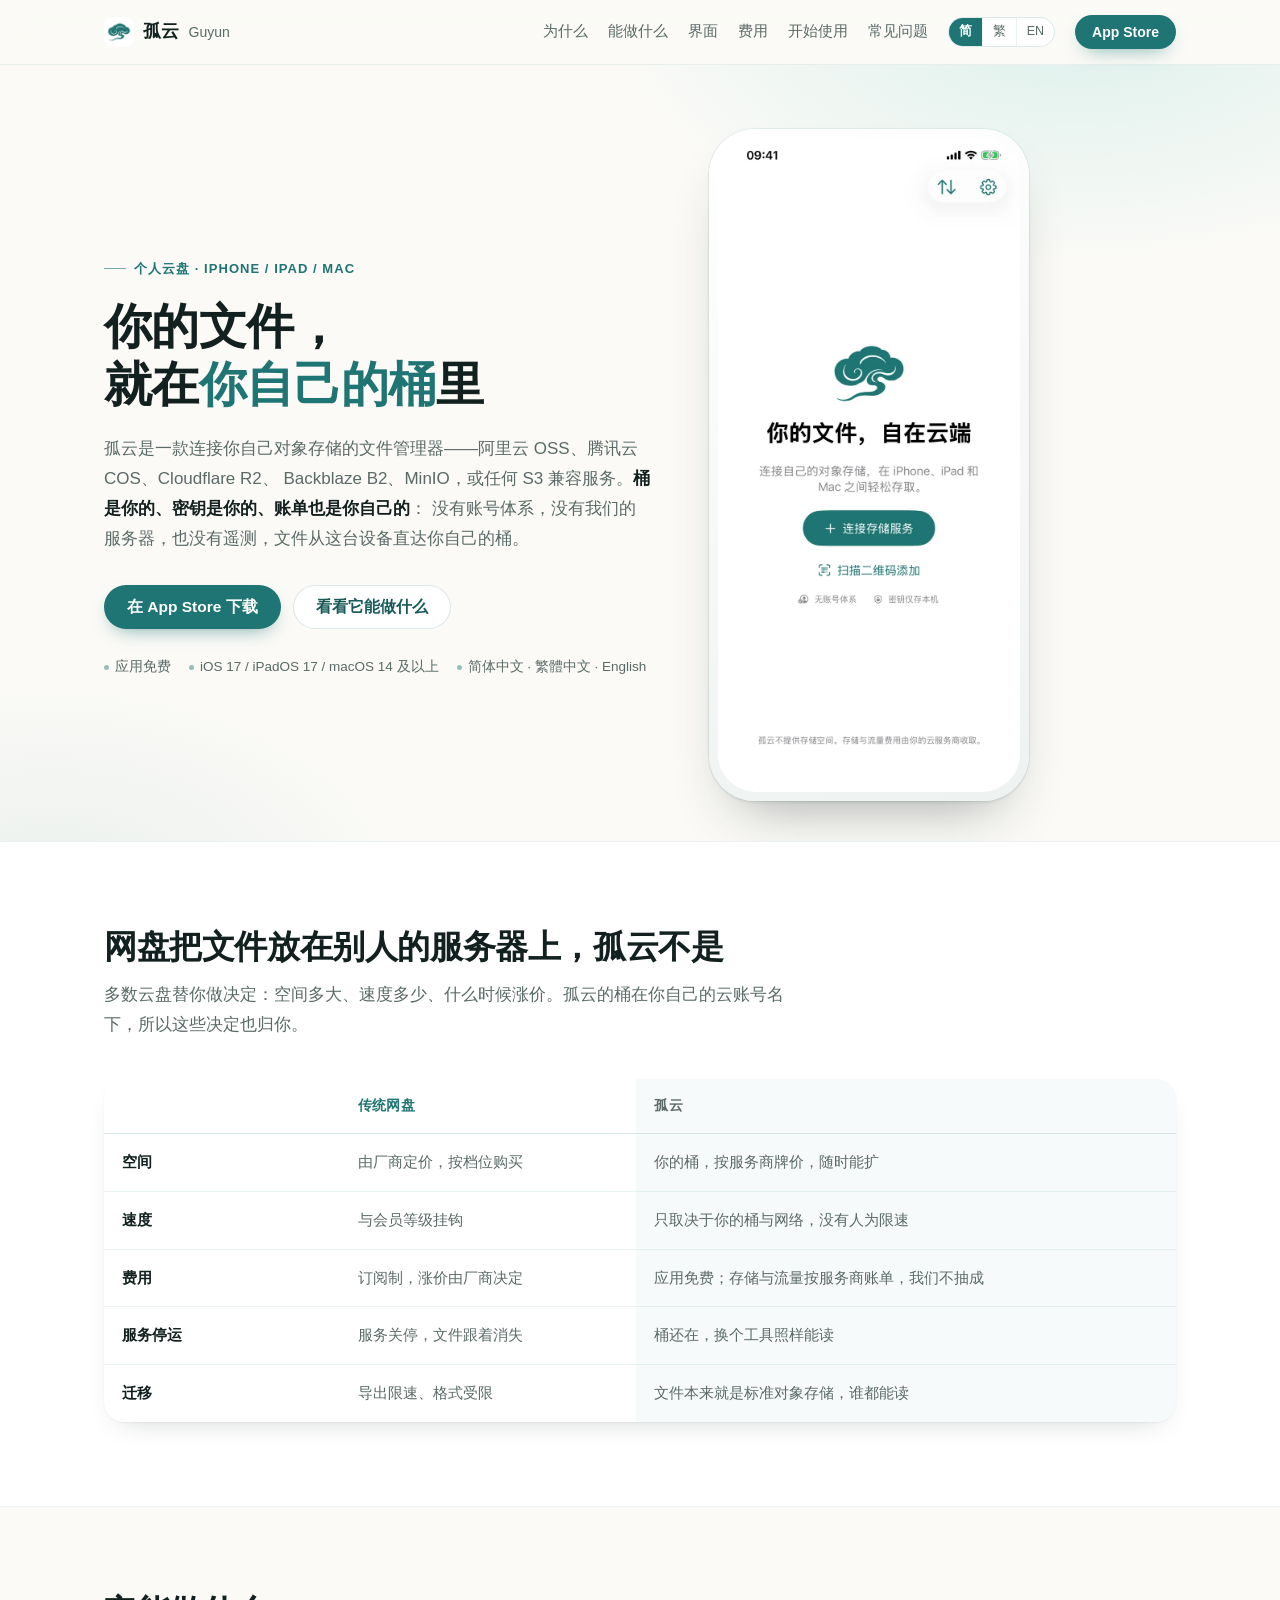
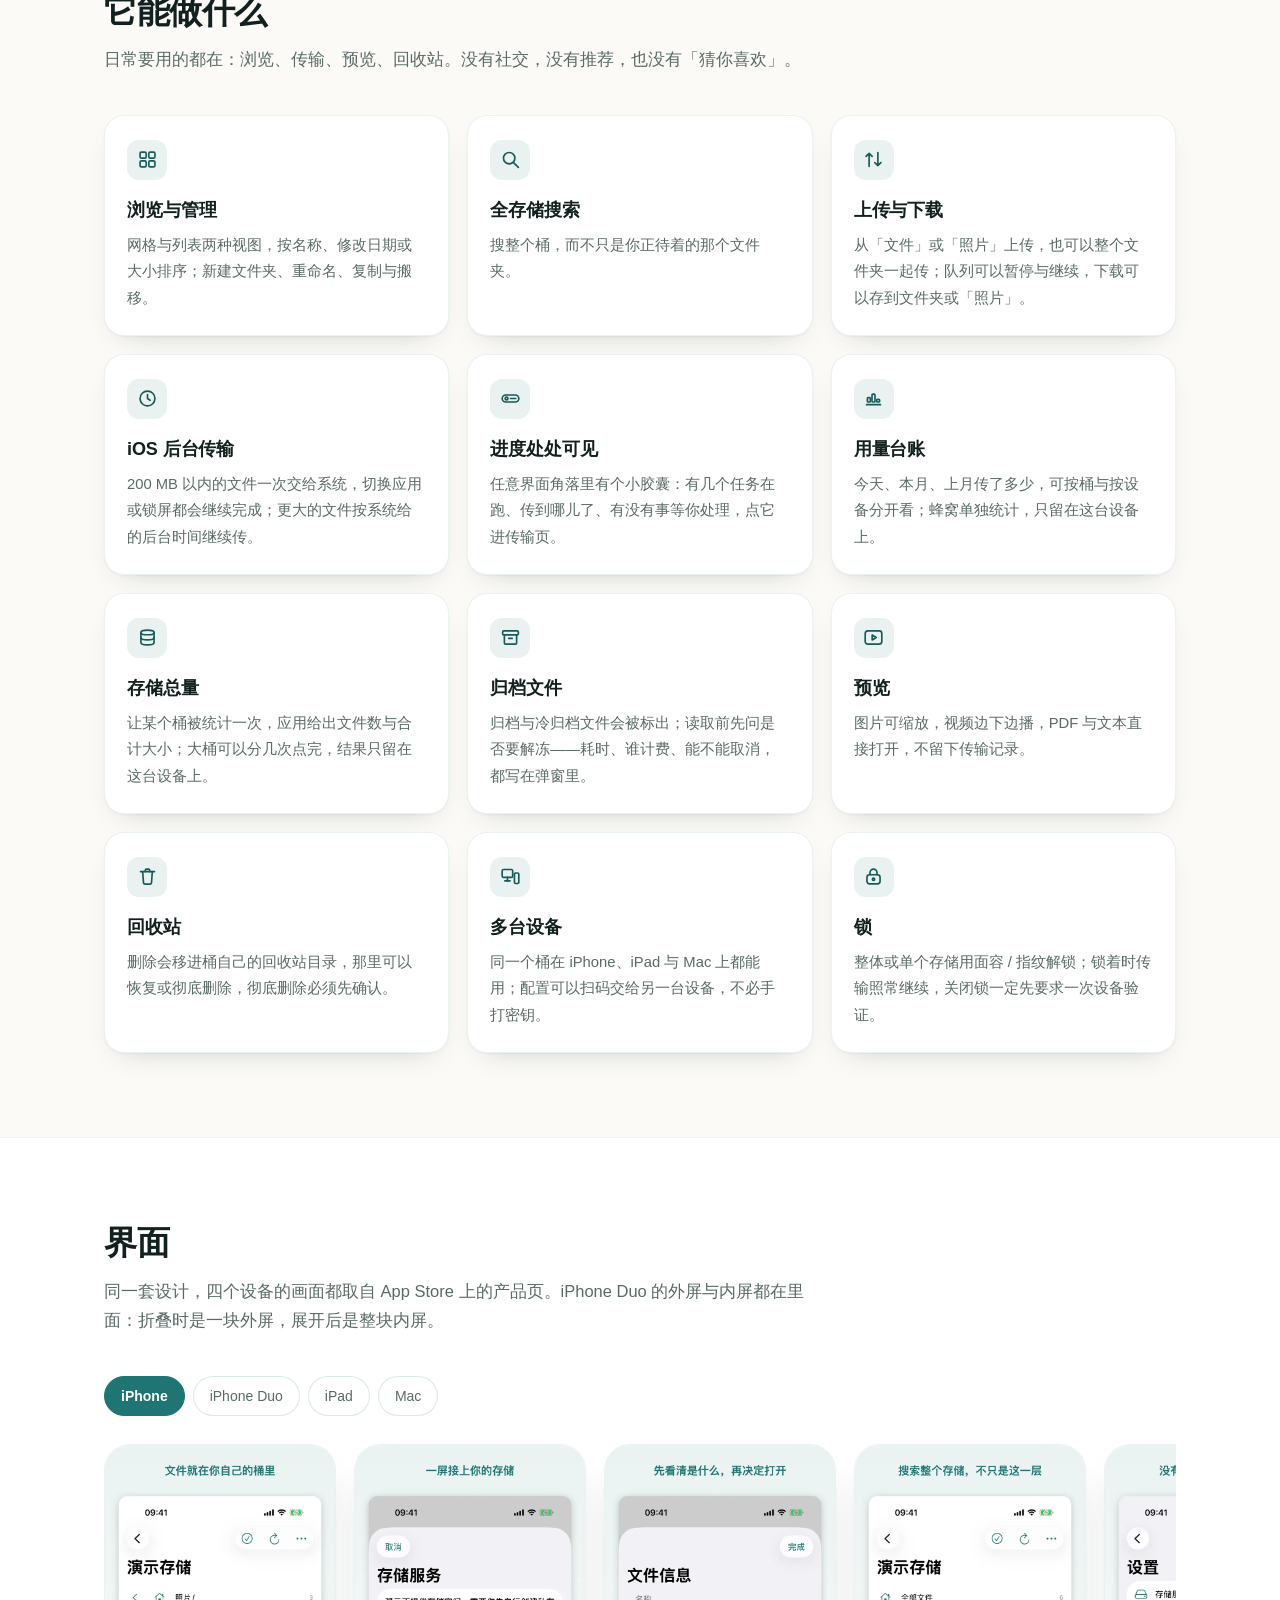
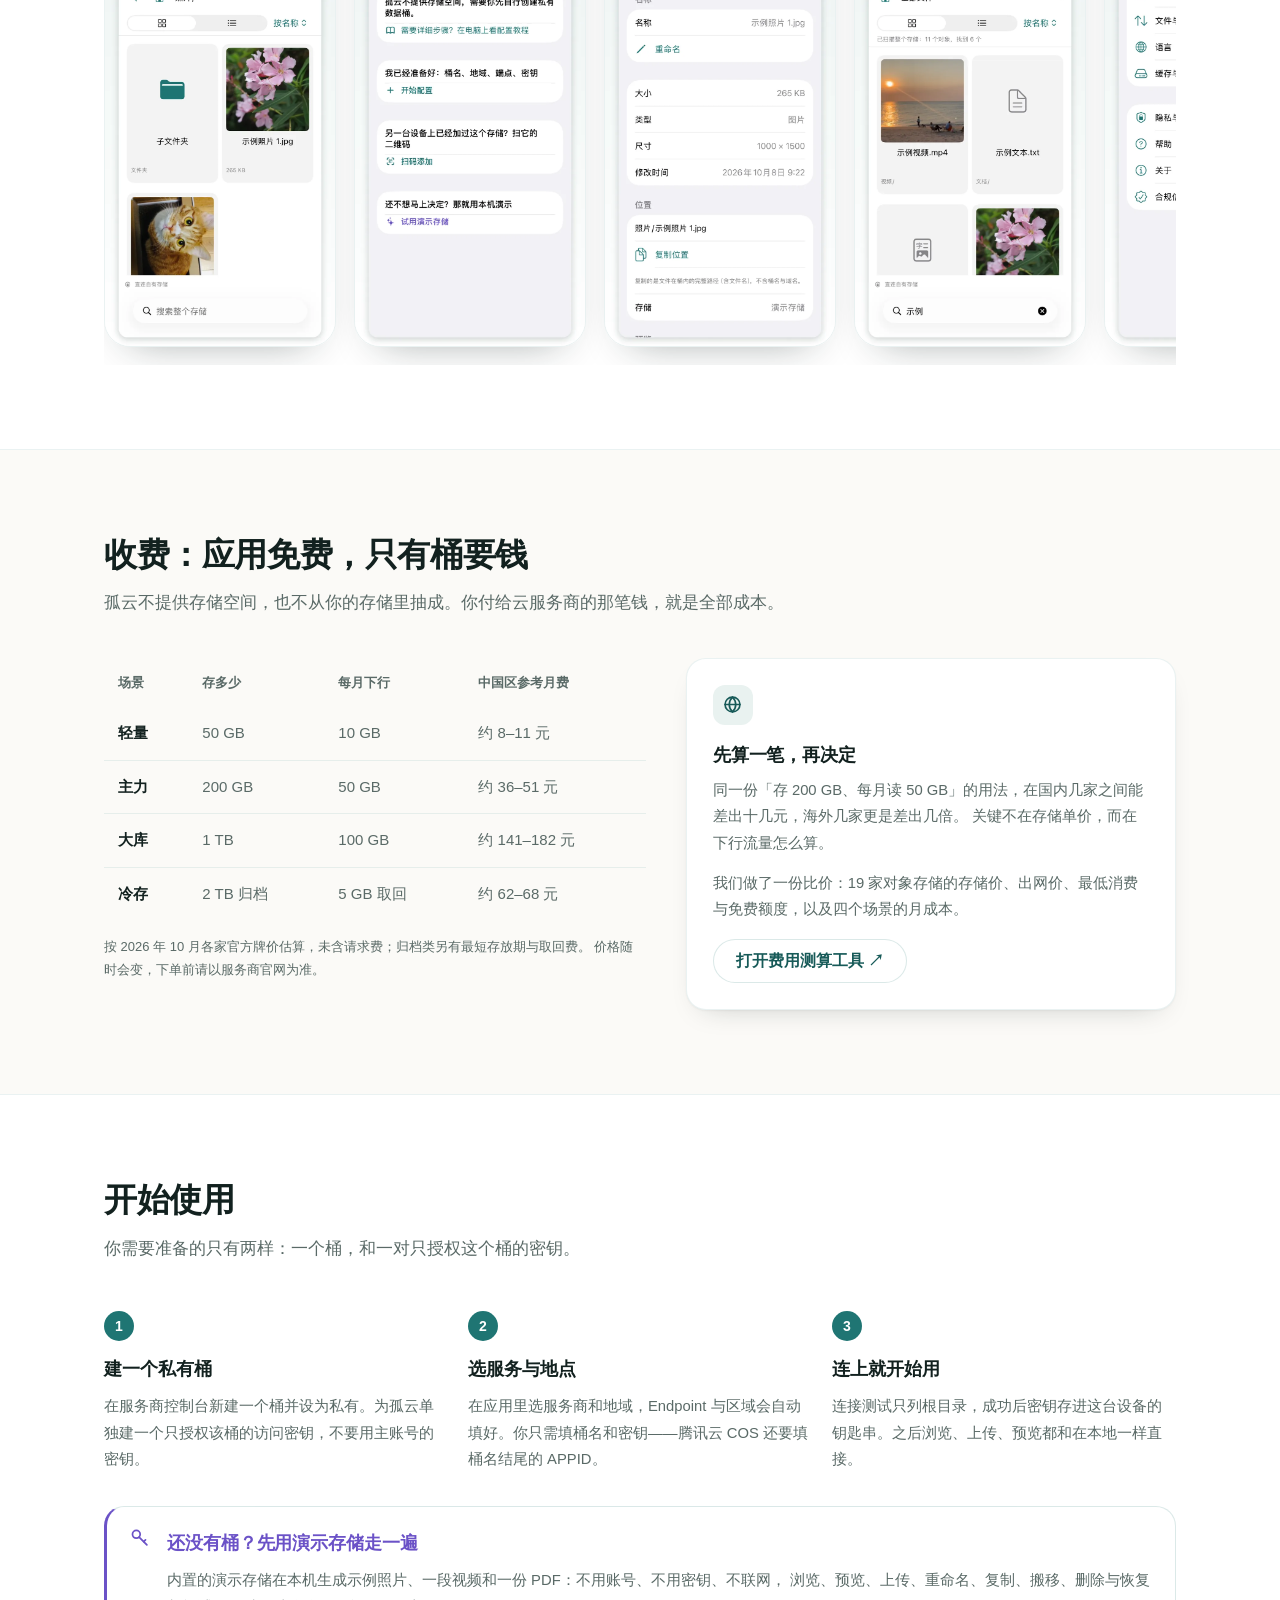
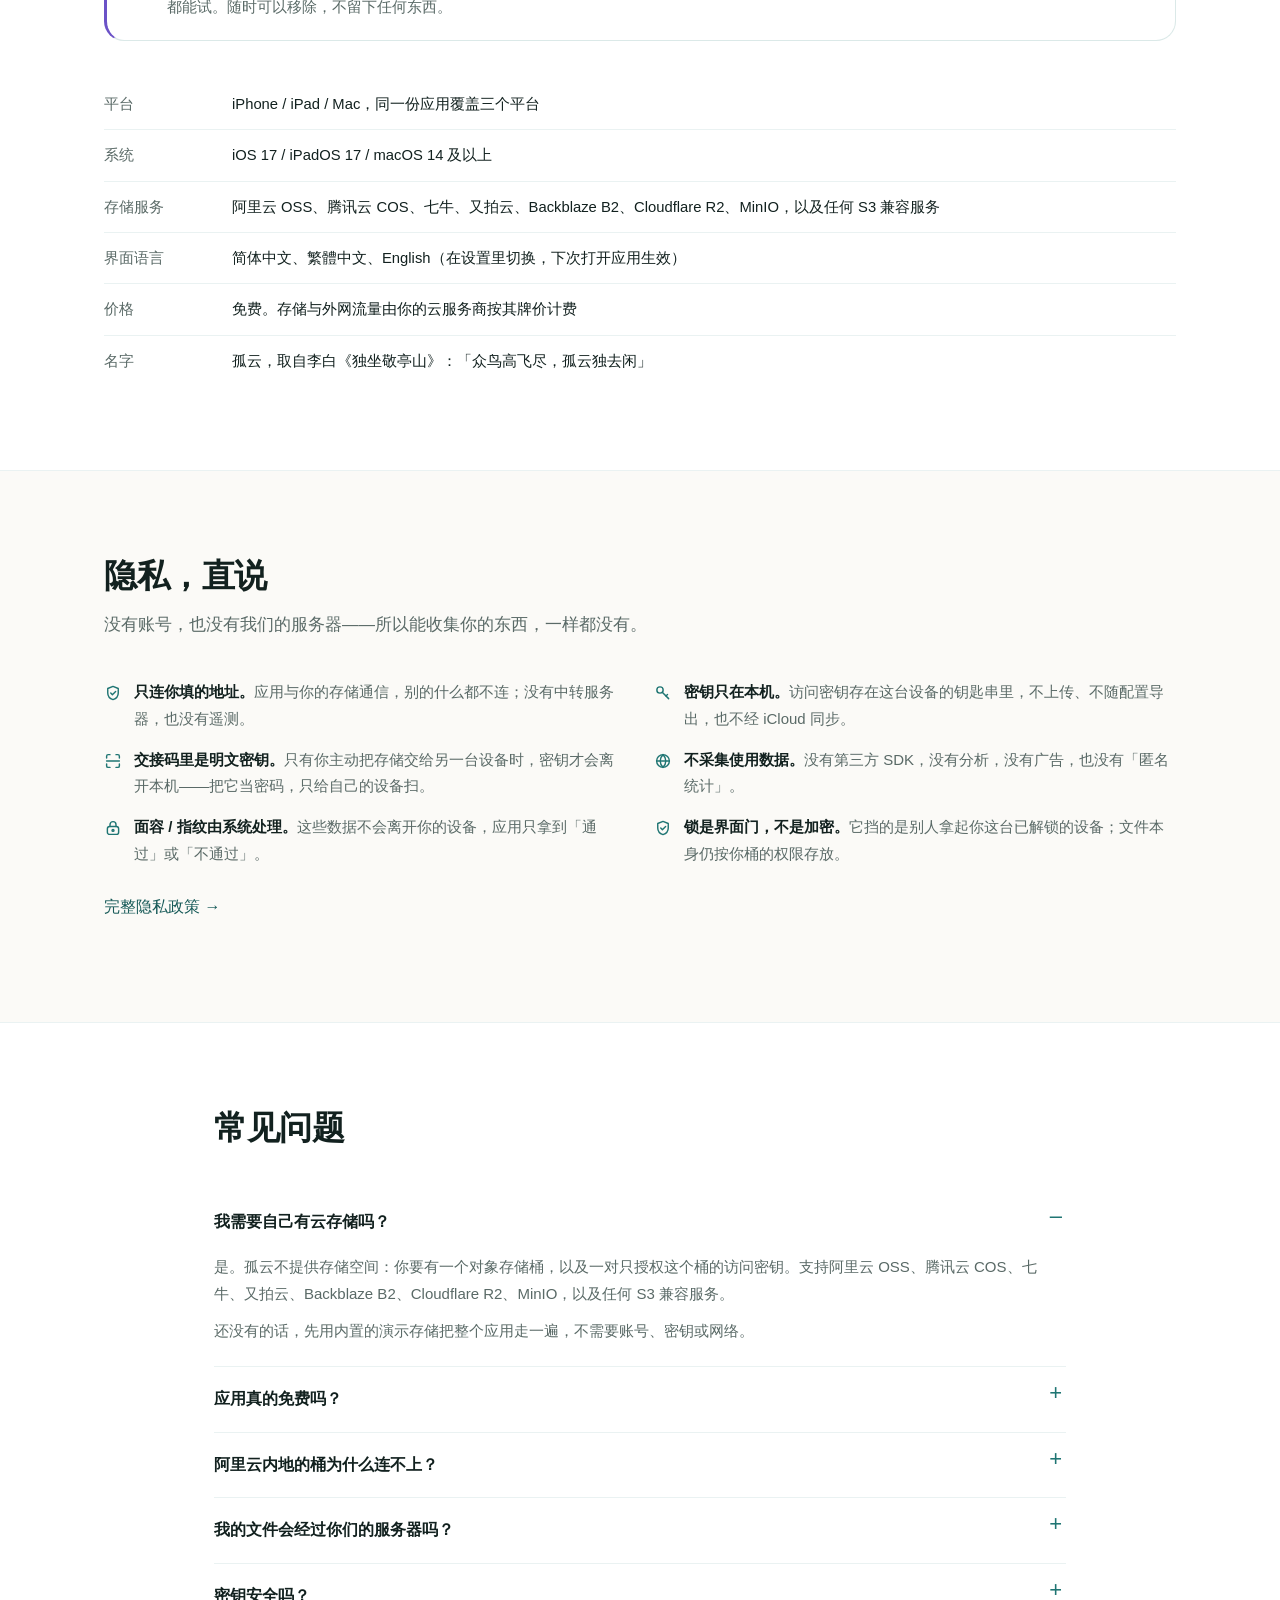
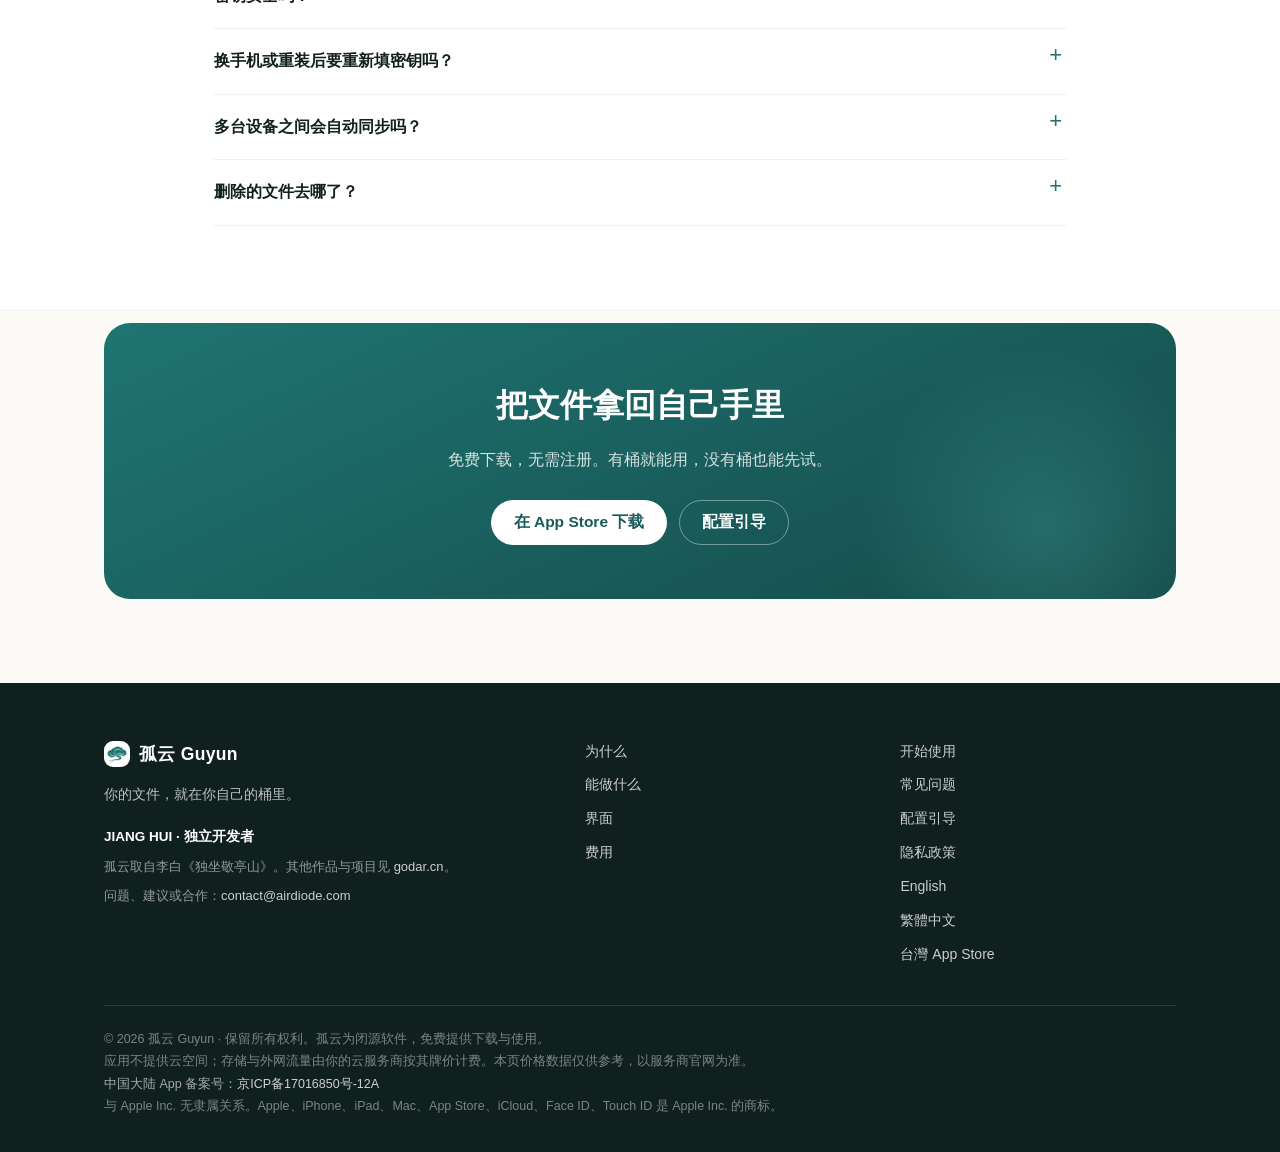
<file: index.html>
<!DOCTYPE html>
<html lang="zh-CN">
<head>
<meta charset="utf-8">
<meta name="viewport" content="width=device-width, initial-scale=1">
<title>孤云 Guyun — 你的文件，就在你自己的桶里</title>
<meta name="description" content="孤云是一款连接你自己对象存储的文件管理器：阿里云 OSS、腾讯云 COS、Cloudflare R2、Backblaze B2、MinIO 或任何 S3 兼容服务。没有账号、没有我们的服务器、没有遥测，密钥只留在本机。iPhone / iPad / Mac，应用免费。">
<meta name="theme-color" content="#fbfaf7">
<link rel="icon" href="assets/favicon.png">
<link rel="apple-touch-icon" href="assets/app-icon-180.png">
<link rel="stylesheet" href="styles.css">
<link rel="alternate" hreflang="zh-Hans" href="https://jianghui1974.github.io/Guyun/">
<link rel="alternate" hreflang="zh-Hant" href="https://jianghui1974.github.io/Guyun/tw/">
<link rel="alternate" hreflang="en" href="https://jianghui1974.github.io/Guyun/en/">
<meta property="og:type" content="website">
<meta property="og:title" content="孤云 Guyun — 你的文件，就在你自己的桶里">
<meta property="og:description" content="连接你自己对象存储的文件管理器。没有账号、没有我们的服务器、没有遥测。iPhone / iPad / Mac，应用免费。">
<meta property="og:image" content="https://jianghui1974.github.io/Guyun/assets/og.png">
<meta property="og:url" content="https://jianghui1974.github.io/Guyun/">
<meta name="twitter:card" content="summary_large_image">
</head>
<body>

<svg xmlns="http://www.w3.org/2000/svg" style="display:none" aria-hidden="true">
  <symbol id="i-grid" viewBox="0 0 24 24" fill="none" stroke="currentColor" stroke-width="1.9" stroke-linejoin="round"><rect x="3.5" y="3.5" width="7" height="7" rx="1.6"/><rect x="13.5" y="3.5" width="7" height="7" rx="1.6"/><rect x="3.5" y="13.5" width="7" height="7" rx="1.6"/><rect x="13.5" y="13.5" width="7" height="7" rx="1.6"/></symbol>
  <symbol id="i-search" viewBox="0 0 24 24" fill="none" stroke="currentColor" stroke-width="1.9" stroke-linecap="round"><circle cx="10.5" cy="10.5" r="6.5"/><path d="M15.5 15.5 21 21"/></symbol>
  <symbol id="i-transfer" viewBox="0 0 24 24" fill="none" stroke="currentColor" stroke-width="1.9" stroke-linecap="round" stroke-linejoin="round"><path d="M7 20V5m0 0L3.5 8.5M7 5l3.5 3.5"/><path d="M17 4v15m0 0 3.5-3.5M17 19l-3.5-3.5"/></symbol>
  <symbol id="i-clock" viewBox="0 0 24 24" fill="none" stroke="currentColor" stroke-width="1.9" stroke-linecap="round"><circle cx="12" cy="12" r="8.5"/><path d="M12 7.5V12l3 2"/></symbol>
  <symbol id="i-pill" viewBox="0 0 24 24" fill="none" stroke="currentColor" stroke-width="1.9" stroke-linecap="round"><rect x="2.5" y="8" width="19" height="8" rx="4"/><circle cx="7.5" cy="12" r="1.6"/><path d="M12 12h6"/></symbol>
  <symbol id="i-ledger" viewBox="0 0 24 24" fill="none" stroke="currentColor" stroke-width="1.9" stroke-linecap="round"><path d="M4 19h16"/><rect x="5" y="11" width="3.4" height="5" rx="1"/><rect x="10.3" y="7" width="3.4" height="9" rx="1"/><rect x="15.6" y="13" width="3.4" height="3" rx="1"/></symbol>
  <symbol id="i-bucket" viewBox="0 0 24 24" fill="none" stroke="currentColor" stroke-width="1.9" stroke-linecap="round"><ellipse cx="12" cy="6.2" rx="7.5" ry="2.7"/><path d="M4.5 6.2v11.6c0 1.5 3.4 2.7 7.5 2.7s7.5-1.2 7.5-2.7V6.2"/><path d="M4.5 12c0 1.5 3.4 2.7 7.5 2.7s7.5-1.2 7.5-2.7"/></symbol>
  <symbol id="i-archive" viewBox="0 0 24 24" fill="none" stroke="currentColor" stroke-width="1.9" stroke-linecap="round" stroke-linejoin="round"><rect x="3" y="4.5" width="18" height="4.5" rx="1.4"/><path d="M5 9v9.2c0 .7.6 1.3 1.3 1.3h11.4c.7 0 1.3-.6 1.3-1.3V9"/><path d="M10 13h4"/></symbol>
  <symbol id="i-play" viewBox="0 0 24 24" fill="none" stroke="currentColor" stroke-width="1.9" stroke-linejoin="round"><rect x="2.5" y="4.5" width="19" height="15" rx="3"/><path d="M10.5 9.2v5.6l4.6-2.8z"/></symbol>
  <symbol id="i-trash" viewBox="0 0 24 24" fill="none" stroke="currentColor" stroke-width="1.9" stroke-linecap="round"><path d="M4 6.5h16"/><path d="M9.5 6.5V4.8c0-.7.6-1.3 1.3-1.3h2.4c.7 0 1.3.6 1.3 1.3v1.7"/><path d="M6.5 6.5 7.4 19c.1 1 .9 1.7 1.9 1.7h5.4c1 0 1.8-.7 1.9-1.7l.9-12.5"/></symbol>
  <symbol id="i-devices" viewBox="0 0 24 24" fill="none" stroke="currentColor" stroke-width="1.9" stroke-linecap="round" stroke-linejoin="round"><rect x="2.5" y="4" width="12" height="9" rx="1.6"/><path d="M5.5 17h6"/><path d="M8.5 13v4"/><rect x="16.5" y="8" width="5" height="12" rx="1.4"/></symbol>
  <symbol id="i-lock" viewBox="0 0 24 24" fill="none" stroke="currentColor" stroke-width="1.9" stroke-linecap="round"><rect x="4.5" y="10" width="15" height="10.5" rx="3"/><path d="M8 10V7.5a4 4 0 0 1 8 0V10"/><circle cx="12" cy="15.2" r="1.3"/></symbol>
  <symbol id="i-scan" viewBox="0 0 24 24" fill="none" stroke="currentColor" stroke-width="1.9" stroke-linecap="round" stroke-linejoin="round"><path d="M3.5 8V5.5c0-1.1.9-2 2-2H8"/><path d="M16 3.5h2.5c1.1 0 2 .9 2 2V8"/><path d="M20.5 16v2.5c0 1.1-.9 2-2 2H16"/><path d="M8 20.5H5.5c-1.1 0-2-.9-2-2V16"/><path d="M3.5 12h17"/></symbol>
  <symbol id="i-shield" viewBox="0 0 24 24" fill="none" stroke="currentColor" stroke-width="1.9" stroke-linecap="round" stroke-linejoin="round"><path d="M12 3.2 5 6v6c0 4.2 2.9 7.5 7 8.8 4.1-1.3 7-4.6 7-8.8V6z"/><path d="m9 12 2.2 2.2L15.5 10"/></symbol>
  <symbol id="i-key" viewBox="0 0 24 24" fill="none" stroke="currentColor" stroke-width="1.9" stroke-linecap="round"><circle cx="8" cy="8" r="4.2"/><path d="m11 11 8.5 8.5"/><path d="m16 16 2-2"/></symbol>
  <symbol id="i-globe" viewBox="0 0 24 24" fill="none" stroke="currentColor" stroke-width="1.9" stroke-linecap="round"><circle cx="12" cy="12" r="8.5"/><path d="M3.5 12h17"/><path d="M12 3.5c2.4 2.3 3.7 5.3 3.7 8.5s-1.3 6.2-3.7 8.5c-2.4-2.3-3.7-5.3-3.7-8.5S9.6 5.8 12 3.5z"/></symbol>
</svg>

<a class="skip" href="#main">跳到主要内容</a>

<header class="site-header">
  <div class="wrap">
    <a class="brand" href="./">
      <img src="assets/app-icon.png" alt="孤云应用图标">
      孤云 <span style="font-weight:500;color:var(--muted);font-size:14px;letter-spacing:0">Guyun</span>
    </a>
    <nav>
      <a href="#why">为什么</a>
      <a href="#features">能做什么</a>
      <a href="#shots">界面</a>
      <a href="#cost">费用</a>
      <a href="#start">开始使用</a>
      <a href="#faq">常见问题</a>
      <span class="langs" role="group" aria-label="语言">
        <a href="./" hreflang="zh-Hans" aria-current="page">简</a>
        <a href="tw/" hreflang="zh-Hant">繁</a>
        <a href="en/" hreflang="en">EN</a>
      </span>
      <a class="btn btn-primary nav-cta" href="https://apps.apple.com/cn/app/id6809848348" style="padding:8px 16px;font-size:14px">App Store</a>
    </nav>
  </div>
</header>

<main id="main">

<div class="hero">
  <div class="wrap hero-grid">
    <div>
      <p class="eyebrow">个人云盘 · iPhone / iPad / Mac</p>
      <h1>你的文件，<br>就在<em>你自己的桶</em>里</h1>
      <p class="lede">
        孤云是一款连接你自己对象存储的文件管理器——阿里云 OSS、腾讯云 COS、Cloudflare R2、
        Backblaze B2、MinIO，或任何 S3 兼容服务。<strong>桶是你的、密钥是你的、账单也是你自己的</strong>：
        没有账号体系，没有我们的服务器，也没有遥测，文件从这台设备直达你自己的桶。
      </p>
      <div class="btn-row">
        <a class="btn btn-primary" href="https://apps.apple.com/cn/app/id6809848348">在 App Store 下载</a>
        <a class="btn btn-ghost" href="#features">看看它能做什么</a>
      </div>
      <div class="meta-line">
        <span>应用免费</span>
        <span>iOS 17 / iPadOS 17 / macOS 14 及以上</span>
        <span>简体中文 · 繁體中文 · English</span>
      </div>
    </div>
    <div>
      <figure class="phone" style="margin:0">
        <img src="assets/shots/zh/welcome.webp" width="750" height="1623"
             alt="孤云欢迎页：云纹标志、标语「我的文件，自在云端」，以及「连接存储服务」按钮">
      </figure>
    </div>
  </div>
</div>

<section id="why" class="section alt">
  <div class="wrap">
    <div class="section-head">
      <h2>网盘把文件放在别人的服务器上，孤云不是</h2>
      <p>多数云盘替你做决定：空间多大、速度多少、什么时候涨价。孤云的桶在你自己的云账号名下，所以这些决定也归你。</p>
    </div>
    <table class="compare">
      <thead>
        <tr><th scope="col"></th><th scope="col">传统网盘</th><th scope="col" class="col-us">孤云</th></tr>
      </thead>
      <tbody>
        <tr><th scope="row">空间</th><td data-label="传统网盘">由厂商定价，按档位购买</td><td class="col-us" data-label="孤云">你的桶，按服务商牌价，随时能扩</td></tr>
        <tr><th scope="row">速度</th><td data-label="传统网盘">与会员等级挂钩</td><td class="col-us" data-label="孤云">只取决于你的桶与网络，没有人为限速</td></tr>
        <tr><th scope="row">费用</th><td data-label="传统网盘">订阅制，涨价由厂商决定</td><td class="col-us" data-label="孤云">应用免费；存储与流量按服务商账单，我们不抽成</td></tr>
        <tr><th scope="row">服务停运</th><td data-label="传统网盘">服务关停，文件跟着消失</td><td class="col-us" data-label="孤云">桶还在，换个工具照样能读</td></tr>
        <tr><th scope="row">迁移</th><td data-label="传统网盘">导出限速、格式受限</td><td class="col-us" data-label="孤云">文件本来就是标准对象存储，谁都能读</td></tr>
      </tbody>
    </table>
  </div>
</section>

<section id="features" class="section">
  <div class="wrap">
    <div class="section-head">
      <h2>它能做什么</h2>
      <p>日常要用的都在：浏览、传输、预览、回收站。没有社交，没有推荐，也没有「猜你喜欢」。</p>
    </div>
    <div class="cards">
      <div class="card">
        <span class="ico"><svg><use href="#i-grid"/></svg></span>
        <h3>浏览与管理</h3>
        <p>网格与列表两种视图，按名称、修改日期或大小排序；新建文件夹、重命名、复制与搬移。</p>
      </div>
      <div class="card">
        <span class="ico"><svg><use href="#i-search"/></svg></span>
        <h3>全存储搜索</h3>
        <p>搜整个桶，而不只是你正待着的那个文件夹。</p>
      </div>
      <div class="card">
        <span class="ico"><svg><use href="#i-transfer"/></svg></span>
        <h3>上传与下载</h3>
        <p>从「文件」或「照片」上传，也可以整个文件夹一起传；队列可以暂停与继续，下载可以存到文件夹或「照片」。</p>
      </div>
      <div class="card">
        <span class="ico"><svg><use href="#i-clock"/></svg></span>
        <h3>iOS 后台传输</h3>
        <p>200 MB 以内的文件一次交给系统，切换应用或锁屏都会继续完成；更大的文件按系统给的后台时间继续传。</p>
      </div>
      <div class="card">
        <span class="ico"><svg><use href="#i-pill"/></svg></span>
        <h3>进度处处可见</h3>
        <p>任意界面角落里有个小胶囊：有几个任务在跑、传到哪儿了、有没有事等你处理，点它进传输页。</p>
      </div>
      <div class="card">
        <span class="ico"><svg><use href="#i-ledger"/></svg></span>
        <h3>用量台账</h3>
        <p>今天、本月、上月传了多少，可按桶与按设备分开看；蜂窝单独统计，只留在这台设备上。</p>
      </div>
      <div class="card">
        <span class="ico"><svg><use href="#i-bucket"/></svg></span>
        <h3>存储总量</h3>
        <p>让某个桶被统计一次，应用给出文件数与合计大小；大桶可以分几次点完，结果只留在这台设备上。</p>
      </div>
      <div class="card">
        <span class="ico"><svg><use href="#i-archive"/></svg></span>
        <h3>归档文件</h3>
        <p>归档与冷归档文件会被标出；读取前先问是否要解冻——耗时、谁计费、能不能取消，都写在弹窗里。</p>
      </div>
      <div class="card">
        <span class="ico"><svg><use href="#i-play"/></svg></span>
        <h3>预览</h3>
        <p>图片可缩放，视频边下边播，PDF 与文本直接打开，不留下传输记录。</p>
      </div>
      <div class="card">
        <span class="ico"><svg><use href="#i-trash"/></svg></span>
        <h3>回收站</h3>
        <p>删除会移进桶自己的回收站目录，那里可以恢复或彻底删除，彻底删除必须先确认。</p>
      </div>
      <div class="card">
        <span class="ico"><svg><use href="#i-devices"/></svg></span>
        <h3>多台设备</h3>
        <p>同一个桶在 iPhone、iPad 与 Mac 上都能用；配置可以扫码交给另一台设备，不必手打密钥。</p>
      </div>
      <div class="card">
        <span class="ico"><svg><use href="#i-lock"/></svg></span>
        <h3>锁</h3>
        <p>整体或单个存储用面容 / 指纹解锁；锁着时传输照常继续，关闭锁一定先要求一次设备验证。</p>
      </div>
    </div>
  </div>
</section>

<section id="shots" class="section alt">
  <div class="wrap">
    <div class="section-head">
      <h2>界面</h2>
      <p>同一套设计，四个设备的画面都取自 App Store 上的产品页。iPhone Duo 的外屏与内屏都在里面：折叠时是一块外屏，展开后是整块内屏。</p>
    </div>

    <div class="tabs" role="tablist" aria-label="选择设备">
      <button role="tab" id="tab-iphone" aria-selected="true" aria-controls="strip-iphone" data-device="iphone">iPhone</button>
      <button role="tab" id="tab-duo" aria-selected="false" aria-controls="strip-duo" data-device="duo">iPhone Duo</button>
      <button role="tab" id="tab-ipad" aria-selected="false" aria-controls="strip-ipad" data-device="ipad">iPad</button>
      <button role="tab" id="tab-mac" aria-selected="false" aria-controls="strip-mac" data-device="mac">Mac</button>
    </div>

    <div class="strip" id="strip-iphone" role="tabpanel" aria-labelledby="tab-iphone">
      <figure class="shot-phone"><img src="assets/shots/zh/iphone-1.webp" width="750" height="1631" loading="lazy" alt="网格视图"></figure>
      <figure class="shot-phone"><img src="assets/shots/zh/iphone-2.webp" width="750" height="1631" loading="lazy" alt="添加存储"></figure>
      <figure class="shot-phone"><img src="assets/shots/zh/iphone-3.webp" width="750" height="1631" loading="lazy" alt="文件信息页"></figure>
      <figure class="shot-phone"><img src="assets/shots/zh/iphone-4.webp" width="750" height="1631" loading="lazy" alt="全桶搜索"></figure>
      <figure class="shot-phone"><img src="assets/shots/zh/iphone-5.webp" width="750" height="1631" loading="lazy" alt="设置"></figure>
    </div>

    <div class="strip" id="strip-duo" role="tabpanel" aria-labelledby="tab-duo" hidden>
      <figure class="shot-phone"><img src="assets/shots/zh/duo-1.webp" width="750" height="1091" loading="lazy" alt="iPhone Duo 外屏：照片文件夹的网格"></figure>
      <figure class="shot-phone"><img src="assets/shots/zh/duo-2.webp" width="750" height="1091" loading="lazy" alt="iPhone Duo 外屏：添加存储"></figure>
      <figure class="shot-phone"><img src="assets/shots/zh/duo-3.webp" width="750" height="1066" loading="lazy" alt="iPhone Duo 内屏：文件信息"></figure>
      <figure class="shot-phone"><img src="assets/shots/zh/duo-4.webp" width="750" height="1066" loading="lazy" alt="iPhone Duo 内屏：设置"></figure>
    </div>

    <div class="strip" id="strip-ipad" role="tabpanel" aria-labelledby="tab-ipad" hidden>
      <figure class="shot-pad"><img src="assets/shots/zh/ipad-1.webp" width="900" height="1200" loading="lazy" alt="网格视图"></figure>
      <figure class="shot-pad"><img src="assets/shots/zh/ipad-2.webp" width="900" height="1200" loading="lazy" alt="添加存储"></figure>
      <figure class="shot-pad"><img src="assets/shots/zh/ipad-3.webp" width="900" height="1200" loading="lazy" alt="文件信息页"></figure>
      <figure class="shot-pad"><img src="assets/shots/zh/ipad-4.webp" width="900" height="1200" loading="lazy" alt="全桶搜索"></figure>
      <figure class="shot-pad"><img src="assets/shots/zh/ipad-5.webp" width="900" height="1200" loading="lazy" alt="设置"></figure>
    </div>

    <div class="strip" id="strip-mac" role="tabpanel" aria-labelledby="tab-mac" hidden>
      <figure class="shot-mac"><img src="assets/shots/zh/mac-1.webp" width="1200" height="750" loading="lazy" alt="网格视图"></figure>
      <figure class="shot-mac"><img src="assets/shots/zh/mac-2.webp" width="1200" height="750" loading="lazy" alt="添加存储"></figure>
      <figure class="shot-mac"><img src="assets/shots/zh/mac-3.webp" width="1200" height="750" loading="lazy" alt="文件信息页"></figure>
      <figure class="shot-mac"><img src="assets/shots/zh/mac-4.webp" width="1200" height="750" loading="lazy" alt="全桶搜索"></figure>
      <figure class="shot-mac"><img src="assets/shots/zh/mac-5.webp" width="1200" height="750" loading="lazy" alt="设置"></figure>
    </div>
  </div>
</section>

<section id="cost" class="section">
  <div class="wrap">
    <div class="section-head">
      <h2>收费：应用免费，只有桶要钱</h2>
      <p>孤云不提供存储空间，也不从你的存储里抽成。你付给云服务商的那笔钱，就是全部成本。</p>
    </div>

    <div class="price-grid">
      <div>
        <table class="price-table">
          <thead>
            <tr><th scope="col">场景</th><th scope="col">存多少</th><th scope="col">每月下行</th><th scope="col">中国区参考月费</th></tr>
          </thead>
          <tbody>
            <tr><th scope="row">轻量</th><td data-label="存多少">50 GB</td><td data-label="每月下行">10 GB</td><td data-label="参考月费">约 8–11 元</td></tr>
            <tr><th scope="row">主力</th><td data-label="存多少">200 GB</td><td data-label="每月下行">50 GB</td><td data-label="参考月费">约 36–51 元</td></tr>
            <tr><th scope="row">大库</th><td data-label="存多少">1 TB</td><td data-label="每月下行">100 GB</td><td data-label="参考月费">约 141–182 元</td></tr>
            <tr><th scope="row">冷存</th><td data-label="存多少">2 TB 归档</td><td data-label="每月下行">5 GB 取回</td><td data-label="参考月费">约 62–68 元</td></tr>
          </tbody>
        </table>
        <p class="note">
          按 2026 年 10 月各家官方牌价估算，未含请求费；归档类另有最短存放期与取回费。
          价格随时会变，下单前请以服务商官网为准。
        </p>
      </div>
      <div class="card" style="padding:26px">
        <span class="ico"><svg><use href="#i-globe"/></svg></span>
        <h3>先算一笔，再决定</h3>
        <p style="margin-bottom:14px">
          同一份「存 200 GB、每月读 50 GB」的用法，在国内几家之间能差出十几元，海外几家更是差出几倍。
          关键不在存储单价，而在下行流量怎么算。
        </p>
        <p style="margin-bottom:16px;font-size:14.8px;color:var(--muted)">
          我们做了一份比价：19 家对象存储的存储价、出网价、最低消费与免费额度，以及四个场景的月成本。
        </p>
        <a class="btn btn-ghost" href="https://www.godar.cn/products/guyun/setup/cost/" target="_blank" rel="noopener">打开费用测算工具 ↗</a>
      </div>
    </div>
  </div>
</section>

<section id="start" class="section alt">
  <div class="wrap">
    <div class="section-head">
      <h2>开始使用</h2>
      <p>你需要准备的只有两样：一个桶，和一对只授权这个桶的密钥。</p>
    </div>

    <div class="steps">
      <div class="step">
        <span class="num">1</span>
        <h3>建一个私有桶</h3>
        <p>在服务商控制台新建一个桶并设为私有。为孤云单独建一个只授权该桶的访问密钥，不要用主账号的密钥。</p>
      </div>
      <div class="step">
        <span class="num">2</span>
        <h3>选服务与地点</h3>
        <p>在应用里选服务商和地域，Endpoint 与区域会自动填好。你只需填桶名和密钥——腾讯云 COS 还要填桶名结尾的 APPID。</p>
      </div>
      <div class="step">
        <span class="num">3</span>
        <h3>连上就开始用</h3>
        <p>连接测试只列根目录，成功后密钥存进这台设备的钥匙串。之后浏览、上传、预览都和在本地一样直接。</p>
      </div>
    </div>

    <div class="callout">
      <span class="ico"><svg width="22" height="22"><use href="#i-key"/></svg></span>
      <div>
        <h3>还没有桶？先用演示存储走一遍</h3>
        <p>内置的演示存储在本机生成示例照片、一段视频和一份 PDF：不用账号、不用密钥、不联网，
        浏览、预览、上传、重命名、复制、搬移、删除与恢复都能试。随时可以移除，不留下任何东西。</p>
      </div>
    </div>

    <table class="spec">
      <tr><th>平台</th><td>iPhone / iPad / Mac，同一份应用覆盖三个平台</td></tr>
      <tr><th>系统</th><td>iOS 17 / iPadOS 17 / macOS 14 及以上</td></tr>
      <tr><th>存储服务</th><td>阿里云 OSS、腾讯云 COS、七牛、又拍云、Backblaze B2、Cloudflare R2、MinIO，以及任何 S3 兼容服务</td></tr>
      <tr><th>界面语言</th><td>简体中文、繁體中文、English（在设置里切换，下次打开应用生效）</td></tr>
      <tr><th>价格</th><td>免费。存储与外网流量由你的云服务商按其牌价计费</td></tr>
      <tr><th>名字</th><td>孤云，取自李白《独坐敬亭山》：「众鸟高飞尽，孤云独去闲」</td></tr>
    </table>
  </div>
</section>

<section id="privacy" class="section">
  <div class="wrap">
    <div class="section-head">
      <h2>隐私，直说</h2>
      <p>没有账号，也没有我们的服务器——所以能收集你的东西，一样都没有。</p>
    </div>
    <ul class="privacy-list">
      <li><svg><use href="#i-shield"/></svg><span><b>只连你填的地址。</b>应用与你的存储通信，别的什么都不连；没有中转服务器，也没有遥测。</span></li>
      <li><svg><use href="#i-key"/></svg><span><b>密钥只在本机。</b>访问密钥存在这台设备的钥匙串里，不上传、不随配置导出，也不经 iCloud 同步。</span></li>
      <li><svg><use href="#i-scan"/></svg><span><b>交接码里是明文密钥。</b>只有你主动把存储交给另一台设备时，密钥才会离开本机——把它当密码，只给自己的设备扫。</span></li>
      <li><svg><use href="#i-globe"/></svg><span><b>不采集使用数据。</b>没有第三方 SDK，没有分析，没有广告，也没有「匿名统计」。</span></li>
      <li><svg><use href="#i-lock"/></svg><span><b>面容 / 指纹由系统处理。</b>这些数据不会离开你的设备，应用只拿到「通过」或「不通过」。</span></li>
      <li><svg><use href="#i-shield"/></svg><span><b>锁是界面门，不是加密。</b>它挡的是别人拿起你这台已解锁的设备；文件本身仍按你桶的权限存放。</span></li>
    </ul>
    <p style="margin-top:26px"><a href="https://www.godar.cn/Guyun-privacy-policy.html" target="_blank" rel="noopener">完整隐私政策 →</a></p>
  </div>
</section>

<section id="faq" class="section alt">
  <div class="wrap faq" style="max-width:900px">
    <div class="section-head">
      <h2>常见问题</h2>
    </div>

    <details open>
      <summary>我需要自己有云存储吗？</summary>
      <div class="body">
        <p>是。孤云不提供存储空间：你要有一个对象存储桶，以及一对只授权这个桶的访问密钥。支持阿里云 OSS、腾讯云 COS、七牛、又拍云、Backblaze B2、Cloudflare R2、MinIO，以及任何 S3 兼容服务。</p>
        <p>还没有的话，先用内置的演示存储把整个应用走一遍，不需要账号、密钥或网络。</p>
      </div>
    </details>

    <details>
      <summary>应用真的免费吗？</summary>
      <div class="body">
        <p>是。没有订阅、没有内购、没有功能锁，也不从你的存储费用里抽成。你要付的只有云服务商那笔账单——存储与外网流量，按它公布的牌价。</p>
      </div>
    </details>

    <details>
      <summary>阿里云内地的桶为什么连不上？</summary>
      <div class="body">
        <p>这不是孤云的限制。2025-03-20 起新开通 OSS 的账号，用默认外网域名访问内地地域的桶，数据类接口（含上传、下载）一律被拒，返回 <code>PublicEndpointForbidden</code>；私有桶、不对外提供链接也不例外，判断依据是 OSS 开通时间而不是建桶时间。</p>
        <p>要留在内地地域，就给桶绑定一个已备案的自定义域名，并把它填在 Endpoint 里；或者改用香港 / 海外地域的桶，也可以用 MinIO 自建。</p>
      </div>
    </details>

    <details>
      <summary>我的文件会经过你们的服务器吗？</summary>
      <div class="body">
        <p>不会。没有账号体系，也没有我们的服务器：应用只与你填写的存储地址通信，文件从这台设备直达你自己的桶。</p>
      </div>
    </details>

    <details>
      <summary>密钥安全吗？</summary>
      <div class="body">
        <p>访问密钥只存在这台设备的钥匙串里，不上传、不随配置导出、也不经 iCloud 同步。</p>
        <p>唯一的例外是你主动交接：把存储交给另一台设备时，交接码里就是明文密钥，60 秒后失效、只能被领取一次、可随时取消。只给自己的设备扫，若可能被看到就到服务商处轮换密钥。</p>
      </div>
    </details>

    <details>
      <summary>换手机或重装后要重新填密钥吗？</summary>
      <div class="body">
        <p>要。密钥不随 iCloud 同步，这也是它不离开本机的代价。换设备时可以用「扫码添加」从旧设备把整份配置带过去，60 秒内有效；也可以重新填一次。</p>
      </div>
    </details>

    <details>
      <summary>多台设备之间会自动同步吗？</summary>
      <div class="body">
        <p>不会。孤云不是同步工具，也不是自动备份工具：它不会自己在后台启动传输，每一次上传与下载都由你发起、并且能看见结果。</p>
        <p>同一个桶可以在 iPhone、iPad 与 Mac 上同时连接，任意一台写入的变更，在别处刷新一下就能看到。</p>
      </div>
    </details>

    <details>
      <summary>删除的文件去哪了？</summary>
      <div class="body">
        <p>进桶自己的回收站目录，可以恢复或彻底删除；彻底删除必须二次确认。</p>
        <p>回收站就在你的桶里，所以它占的存储空间和你其他文件一样计费——清空它，账单才会降下来。</p>
      </div>
    </details>
  </div>
</section>

<section class="cta-section">
  <div class="wrap">
    <div class="cta">
      <h2>把文件拿回自己手里</h2>
      <p>免费下载，无需注册。有桶就能用，没有桶也能先试。</p>
      <div class="btn-row">
        <a class="btn btn-primary" href="https://apps.apple.com/cn/app/id6809848348">在 App Store 下载</a>
        <a class="btn btn-ghost" href="https://www.godar.cn/products/guyun/setup/" target="_blank" rel="noopener">配置引导</a>
      </div>
    </div>
  </div>
</section>

</main>

<footer class="site-footer">
  <div class="wrap">
    <div class="footer-grid">
      <div>
        <div class="brand">
          <img src="assets/app-icon.png" alt="">
          孤云 Guyun
        </div>
        <div>你的文件，就在你自己的桶里。</div>
        <div class="foot-about">
          <p class="foot-about-lead">JIANG HUI · 独立开发者</p>
          <p>孤云取自李白《独坐敬亭山》。其他作品与项目见
            <a href="https://www.godar.cn" target="_blank" rel="noopener">godar.cn</a>。</p>
          <p>问题、建议或合作：<a href="mailto:contact@airdiode.com">contact@airdiode.com</a></p>
        </div>
      </div>
      <nav aria-label="站内导航">
        <a href="#why">为什么</a>
        <a href="#features">能做什么</a>
        <a href="#shots">界面</a>
        <a href="#cost">费用</a>
      </nav>
      <nav aria-label="更多">
        <a href="#start">开始使用</a>
        <a href="#faq">常见问题</a>
        <a href="https://www.godar.cn/products/guyun/setup/" target="_blank" rel="noopener">配置引导</a>
        <a href="https://www.godar.cn/Guyun-privacy-policy.html" target="_blank" rel="noopener">隐私政策</a>
        <a href="en/" hreflang="en">English</a>
        <a href="tw/" hreflang="zh-Hant">繁體中文</a>
        <a href="https://apps.apple.com/tw/app/id6809848348" target="_blank" rel="noopener">台灣 App Store</a>
      </nav>
    </div>
    <p class="legal">
      © <span id="year">2026</span> 孤云 Guyun · 保留所有权利。孤云为闭源软件，免费提供下载与使用。<br>
      应用不提供云空间；存储与外网流量由你的云服务商按其牌价计费。本页价格数据仅供参考，以服务商官网为准。<br>
      <span class="filing">中国大陆 App 备案号：<a href="https://beian.miit.gov.cn" target="_blank" rel="noopener">京ICP备17016850号-12A</a></span><br>
      与 Apple Inc. 无隶属关系。Apple、iPhone、iPad、Mac、App Store、iCloud、Face ID、Touch ID 是 Apple Inc. 的商标。
    </p>
  </div>
</footer>

<dialog class="lightbox" id="lightbox" aria-label="放大查看截图">
  <button type="button" aria-label="关闭">×</button>
  <img alt="">
</dialog>

<script>
(function () {
  document.getElementById("year").textContent = new Date().getFullYear();

  // 设备切换
  var tabs = document.querySelectorAll(".tabs [role=tab]");
  Array.prototype.forEach.call(tabs, function (tab) {
    tab.addEventListener("click", function () {
      Array.prototype.forEach.call(tabs, function (t) {
        var on = t === tab;
        t.setAttribute("aria-selected", on ? "true" : "false");
        document.getElementById(t.getAttribute("aria-controls")).hidden = !on;
      });
    });
  });

  // 点击放大
  var dlg = document.getElementById("lightbox");
  var big = dlg.querySelector("img");
  if (dlg.showModal) {
    Array.prototype.forEach.call(document.querySelectorAll(".strip img, .phone img"), function (img) {
      img.addEventListener("click", function () {
        big.src = img.currentSrc || img.src;
        big.alt = img.alt;
        dlg.showModal();
      });
    });
    dlg.addEventListener("click", function (e) {
      if (e.target === dlg || e.target.tagName === "BUTTON") dlg.close();
    });
  }

})();
</script>

</body>
</html>
</file>
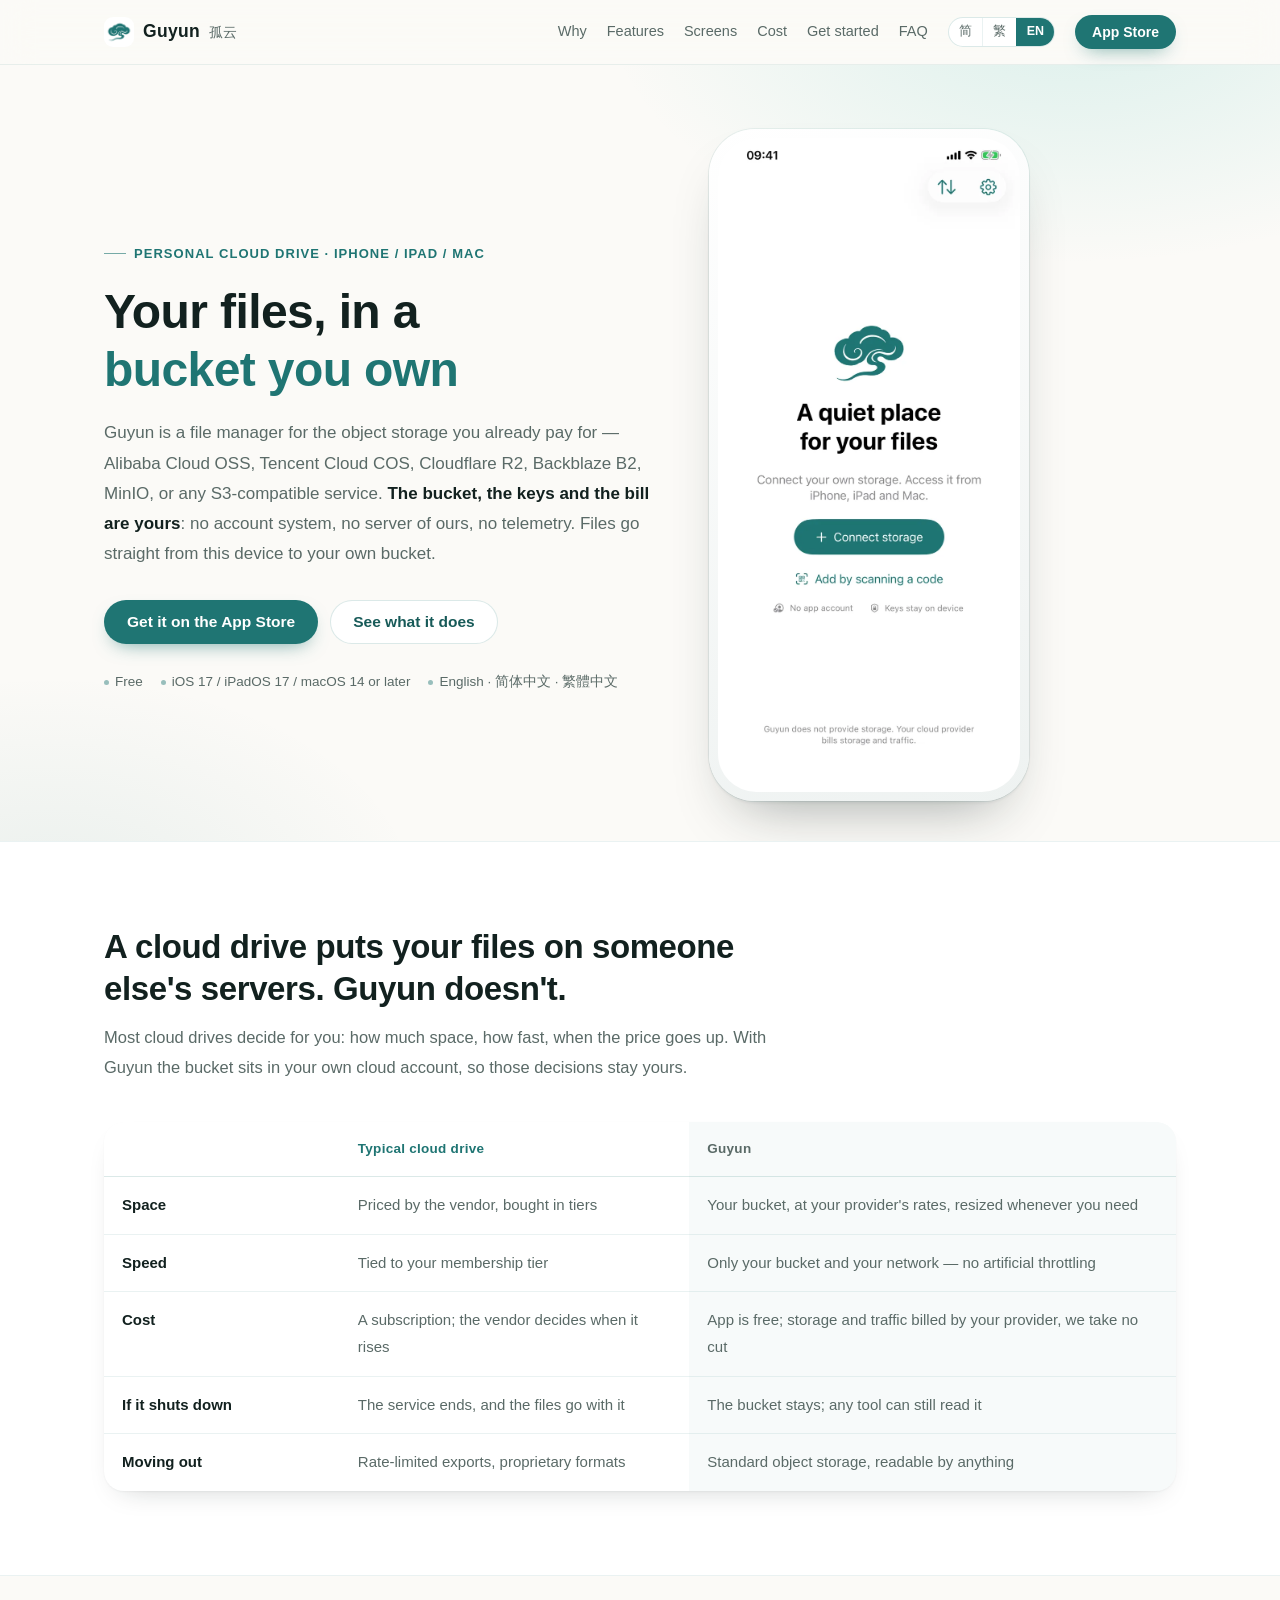
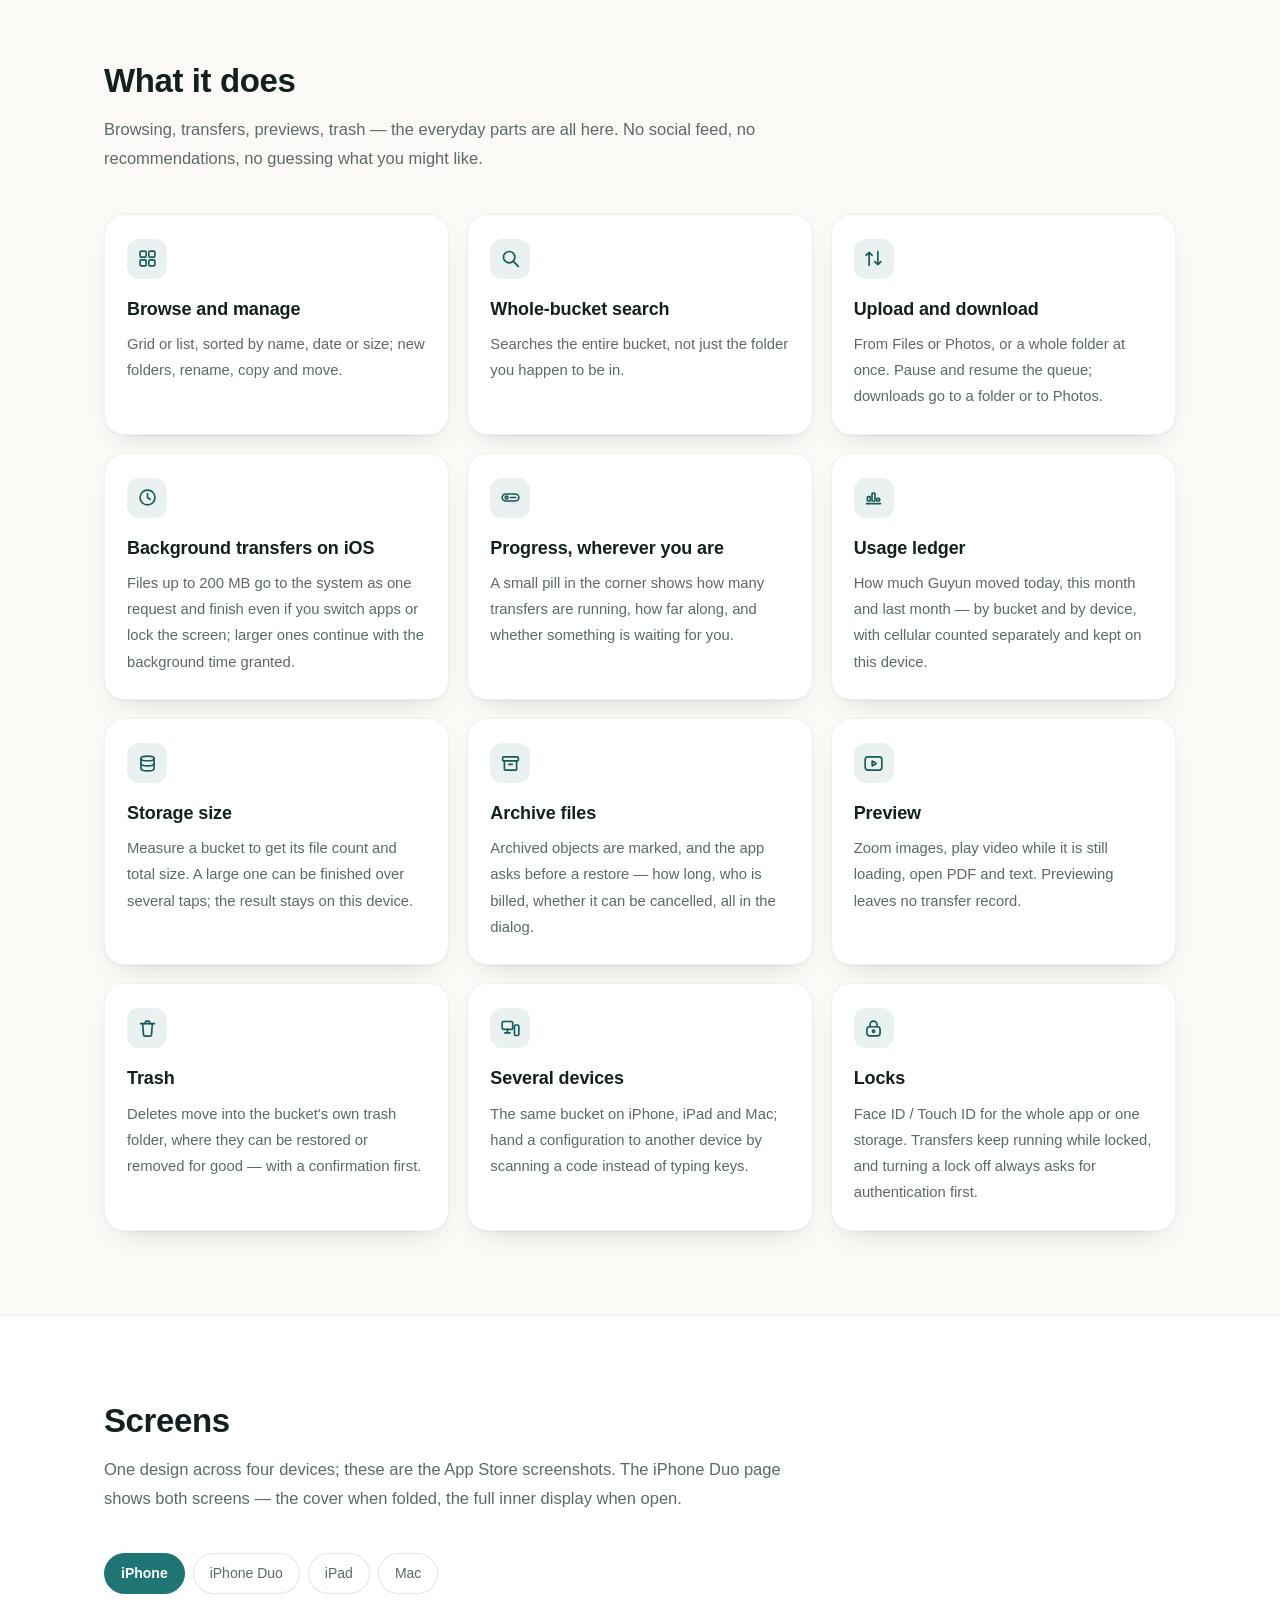
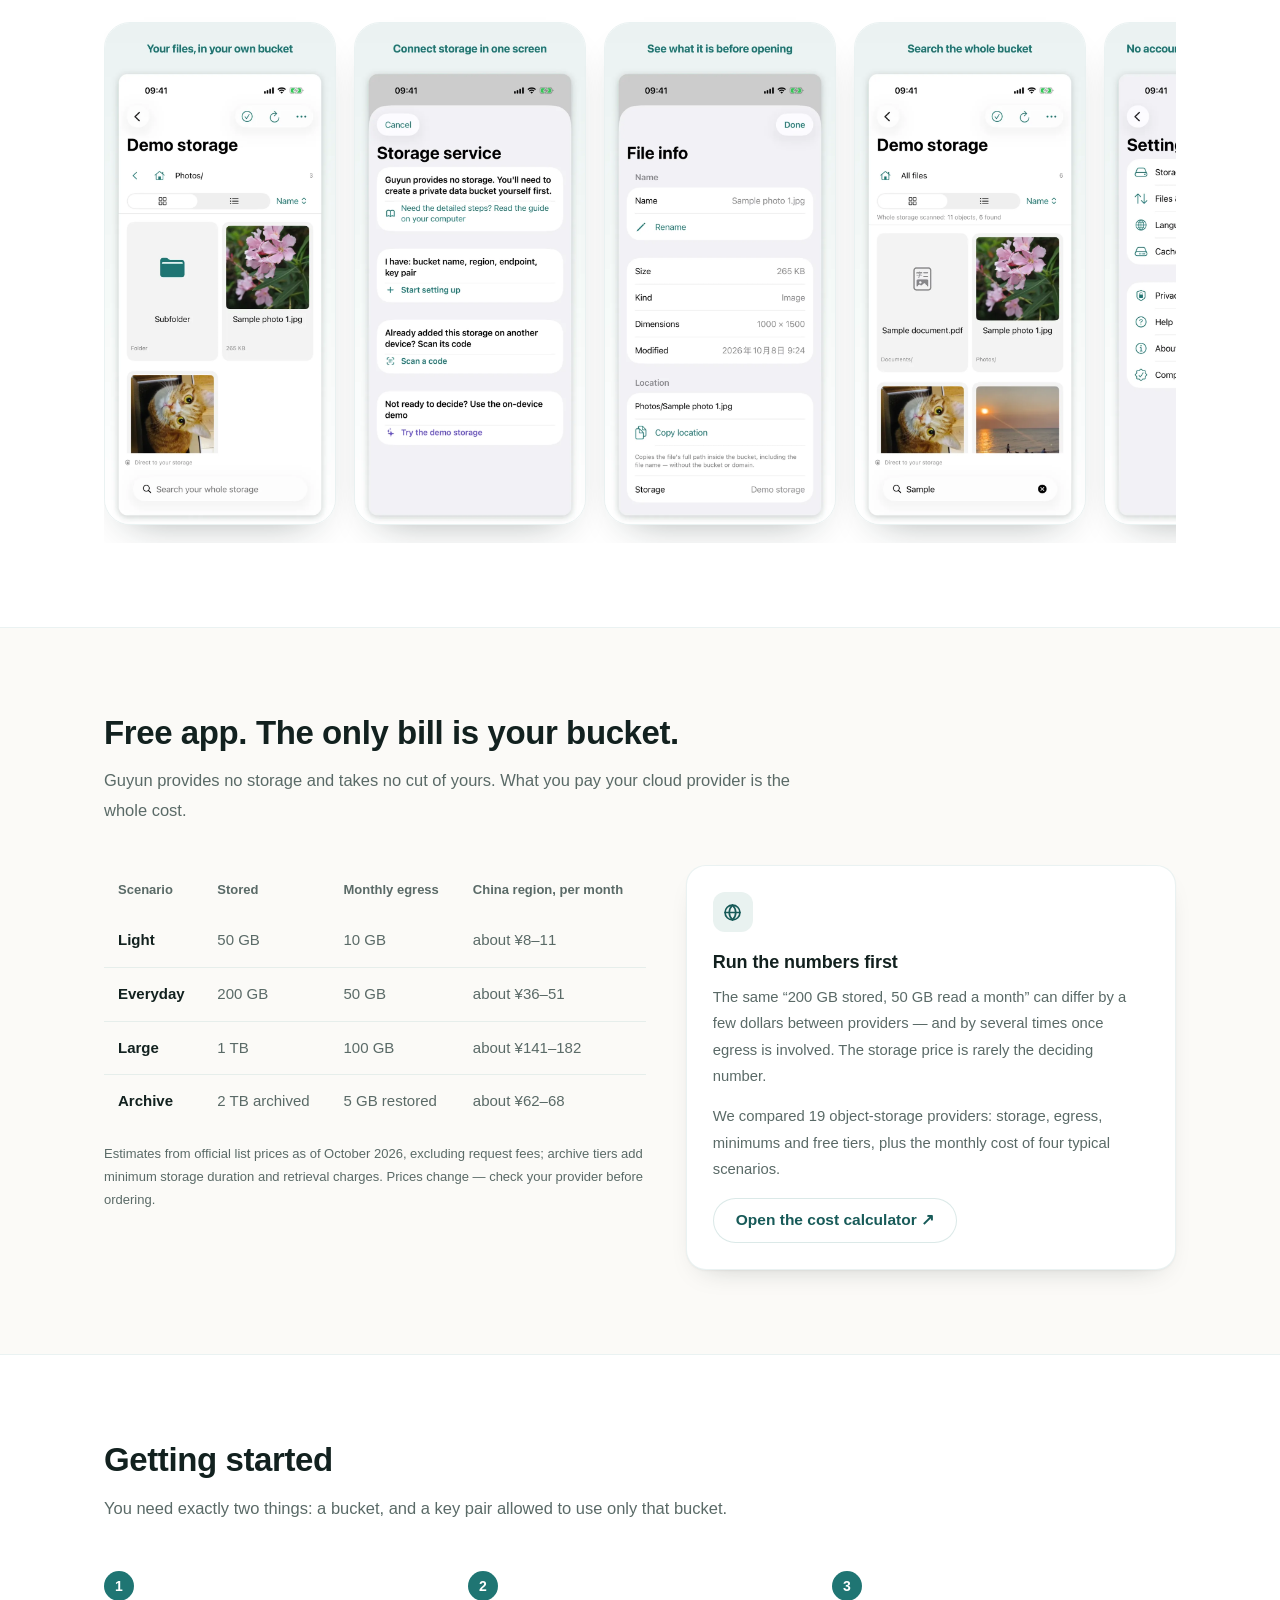
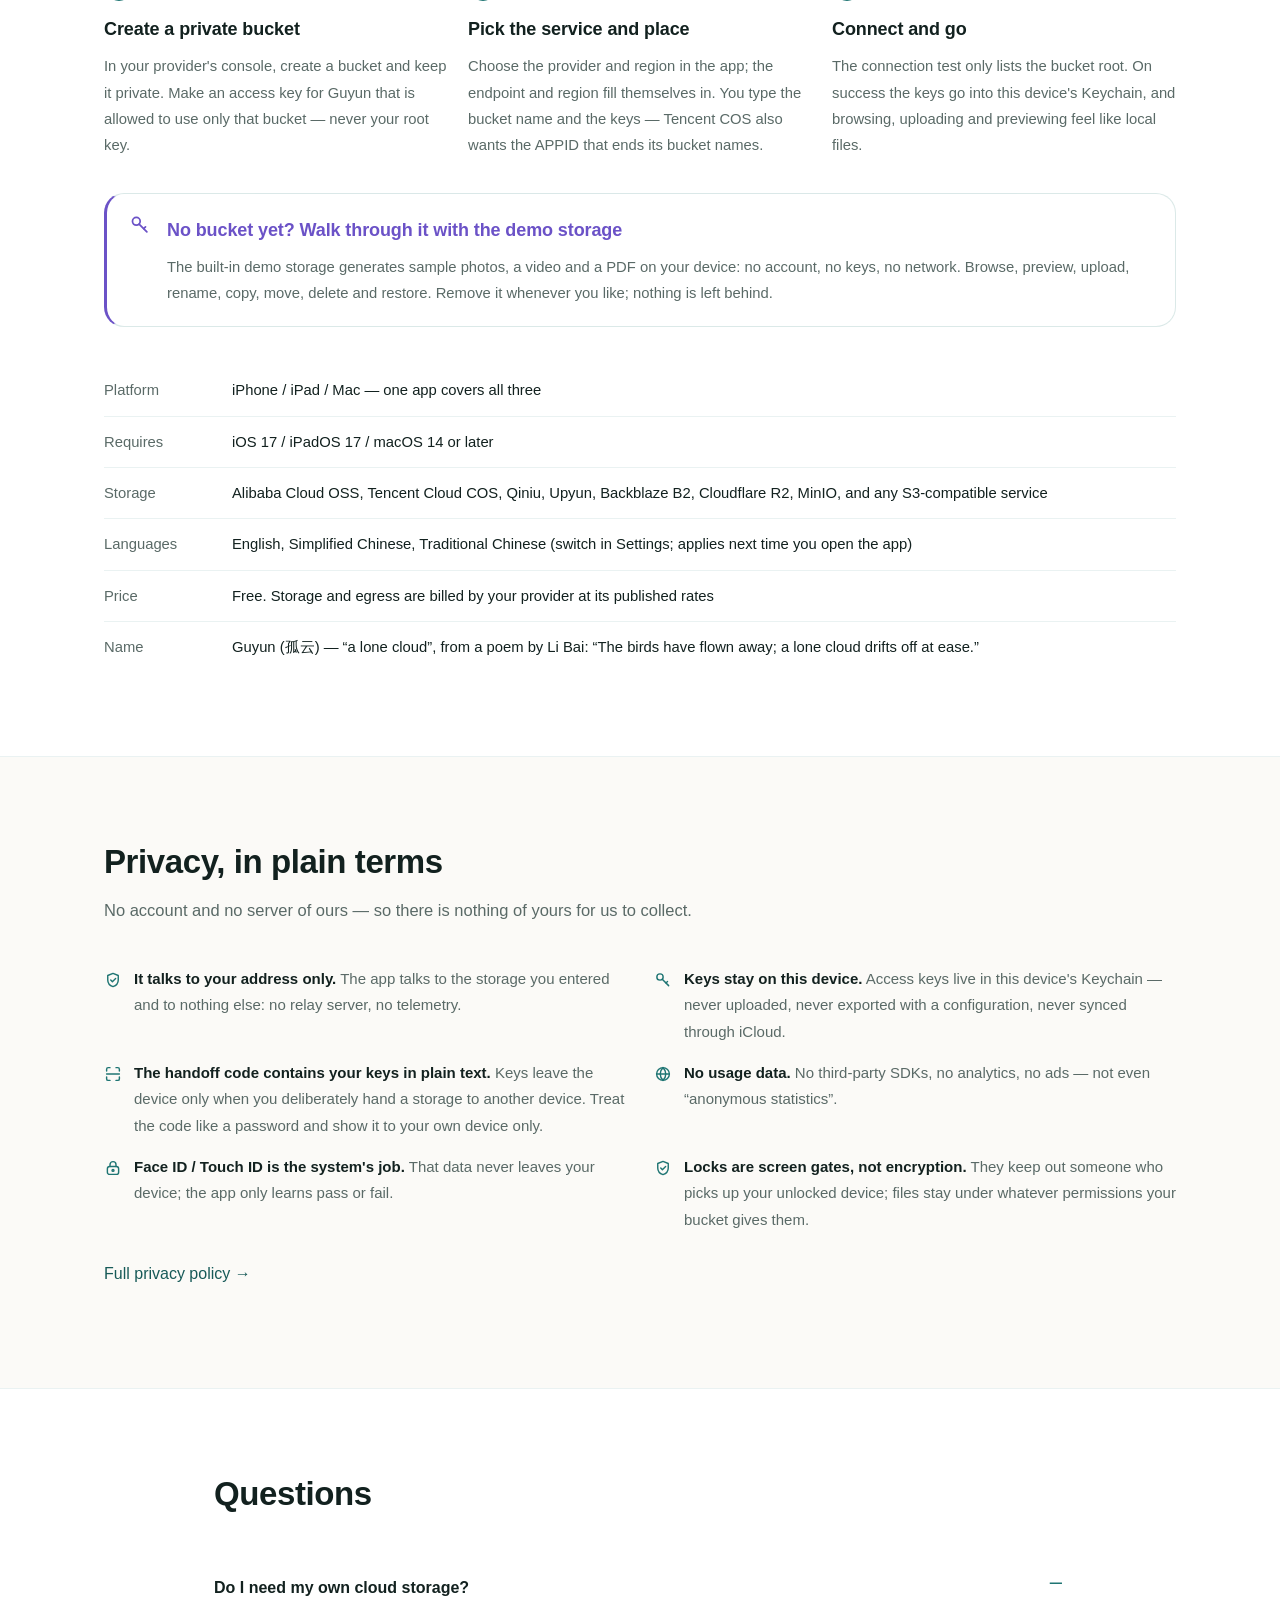
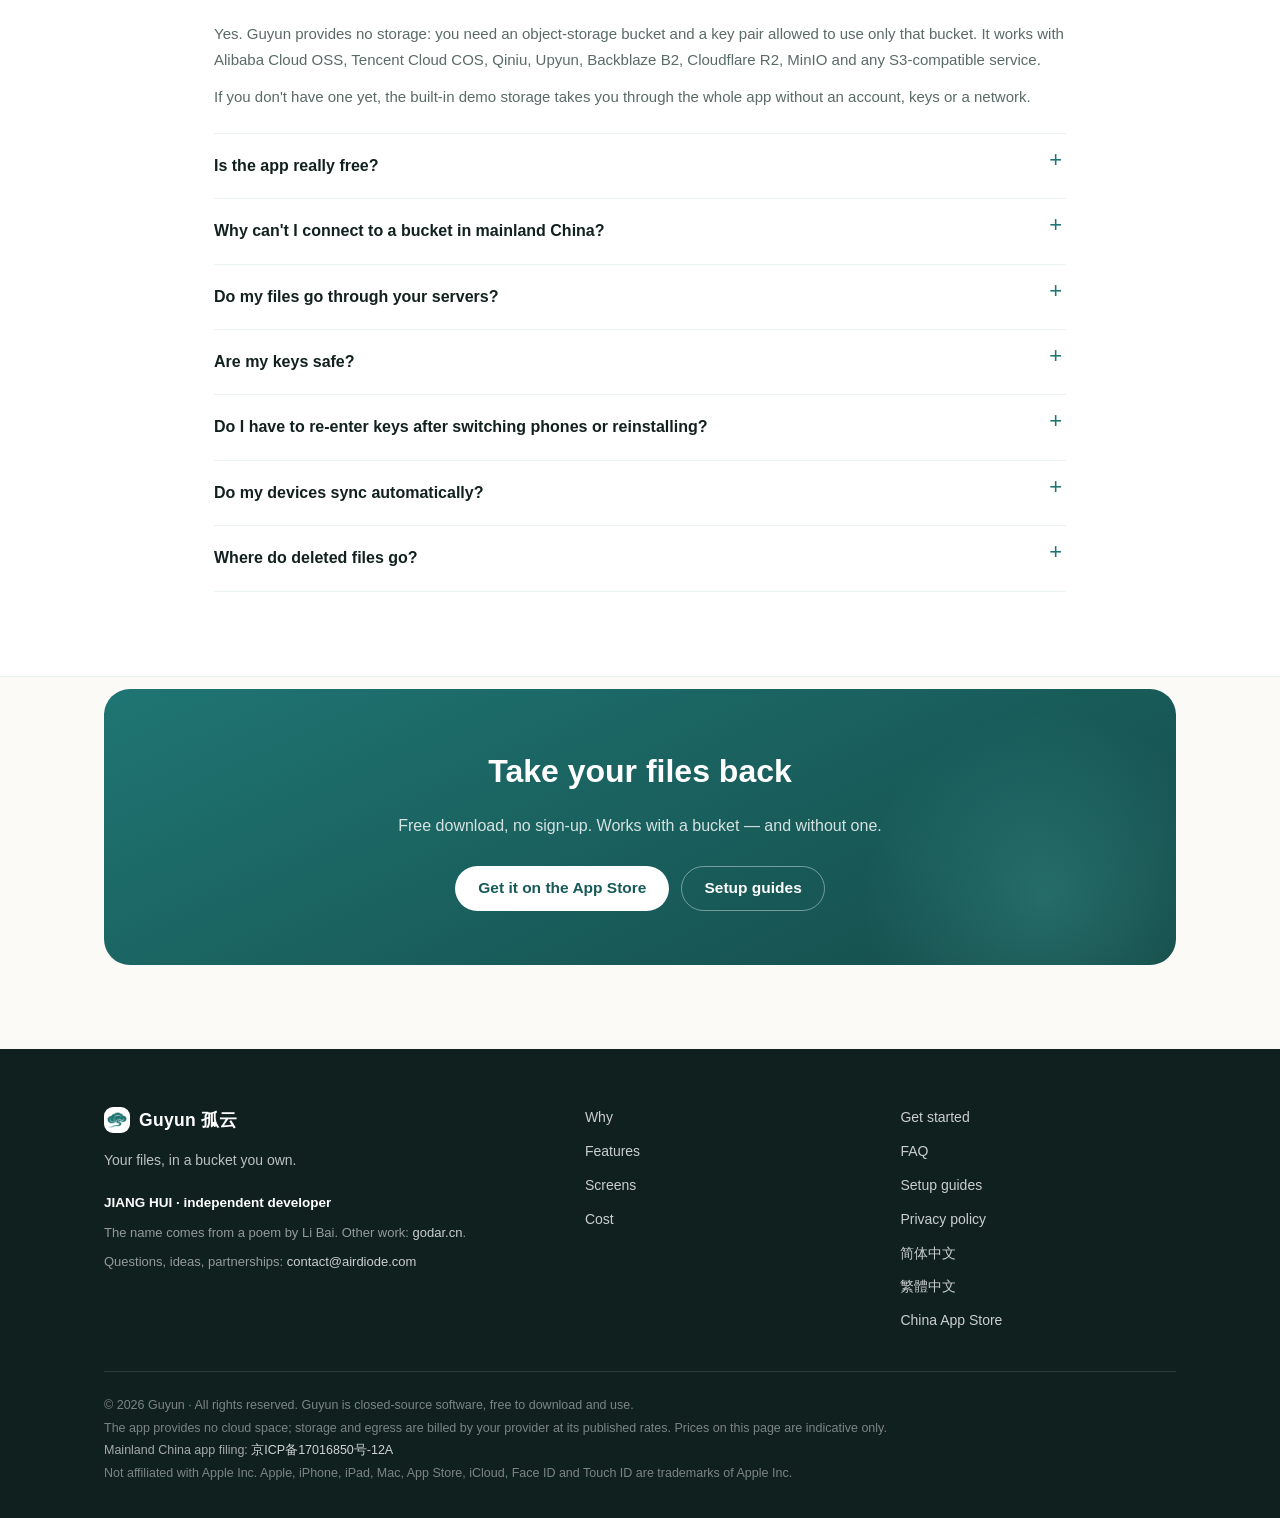
<file: en/index.html>
<!DOCTYPE html>
<html lang="en">
<head>
<meta charset="utf-8">
<meta name="viewport" content="width=device-width, initial-scale=1">
<title>Guyun — Your files, in a bucket you own</title>
<meta name="description" content="Guyun is a file manager for the object storage you already own: Alibaba Cloud OSS, Tencent Cloud COS, Cloudflare R2, Backblaze B2, MinIO, or any S3-compatible service. No account, no server of ours, no telemetry — keys stay on your device. Free on iPhone, iPad and Mac.">
<meta name="theme-color" content="#fbfaf7">
<link rel="icon" href="../assets/favicon.png">
<link rel="apple-touch-icon" href="../assets/app-icon-180.png">
<link rel="stylesheet" href="../styles.css">
<link rel="alternate" hreflang="zh-Hans" href="https://jianghui1974.github.io/Guyun/">
<link rel="alternate" hreflang="zh-Hant" href="https://jianghui1974.github.io/Guyun/tw/">
<link rel="alternate" hreflang="en" href="https://jianghui1974.github.io/Guyun/en/">
<meta property="og:type" content="website">
<meta property="og:title" content="Guyun — Your files, in a bucket you own">
<meta property="og:description" content="A file manager for object storage you own. No account, no server of ours, no telemetry. Free on iPhone, iPad and Mac.">
<meta property="og:image" content="https://jianghui1974.github.io/Guyun/assets/og-en.png">
<meta property="og:url" content="https://jianghui1974.github.io/Guyun/en/">
<meta name="twitter:card" content="summary_large_image">
</head>
<body>

<svg xmlns="http://www.w3.org/2000/svg" style="display:none" aria-hidden="true">
  <symbol id="i-grid" viewBox="0 0 24 24" fill="none" stroke="currentColor" stroke-width="1.9" stroke-linejoin="round"><rect x="3.5" y="3.5" width="7" height="7" rx="1.6"/><rect x="13.5" y="3.5" width="7" height="7" rx="1.6"/><rect x="3.5" y="13.5" width="7" height="7" rx="1.6"/><rect x="13.5" y="13.5" width="7" height="7" rx="1.6"/></symbol>
  <symbol id="i-search" viewBox="0 0 24 24" fill="none" stroke="currentColor" stroke-width="1.9" stroke-linecap="round"><circle cx="10.5" cy="10.5" r="6.5"/><path d="M15.5 15.5 21 21"/></symbol>
  <symbol id="i-transfer" viewBox="0 0 24 24" fill="none" stroke="currentColor" stroke-width="1.9" stroke-linecap="round" stroke-linejoin="round"><path d="M7 20V5m0 0L3.5 8.5M7 5l3.5 3.5"/><path d="M17 4v15m0 0 3.5-3.5M17 19l-3.5-3.5"/></symbol>
  <symbol id="i-clock" viewBox="0 0 24 24" fill="none" stroke="currentColor" stroke-width="1.9" stroke-linecap="round"><circle cx="12" cy="12" r="8.5"/><path d="M12 7.5V12l3 2"/></symbol>
  <symbol id="i-pill" viewBox="0 0 24 24" fill="none" stroke="currentColor" stroke-width="1.9" stroke-linecap="round"><rect x="2.5" y="8" width="19" height="8" rx="4"/><circle cx="7.5" cy="12" r="1.6"/><path d="M12 12h6"/></symbol>
  <symbol id="i-ledger" viewBox="0 0 24 24" fill="none" stroke="currentColor" stroke-width="1.9" stroke-linecap="round"><path d="M4 19h16"/><rect x="5" y="11" width="3.4" height="5" rx="1"/><rect x="10.3" y="7" width="3.4" height="9" rx="1"/><rect x="15.6" y="13" width="3.4" height="3" rx="1"/></symbol>
  <symbol id="i-bucket" viewBox="0 0 24 24" fill="none" stroke="currentColor" stroke-width="1.9" stroke-linecap="round"><ellipse cx="12" cy="6.2" rx="7.5" ry="2.7"/><path d="M4.5 6.2v11.6c0 1.5 3.4 2.7 7.5 2.7s7.5-1.2 7.5-2.7V6.2"/><path d="M4.5 12c0 1.5 3.4 2.7 7.5 2.7s7.5-1.2 7.5-2.7"/></symbol>
  <symbol id="i-archive" viewBox="0 0 24 24" fill="none" stroke="currentColor" stroke-width="1.9" stroke-linecap="round" stroke-linejoin="round"><rect x="3" y="4.5" width="18" height="4.5" rx="1.4"/><path d="M5 9v9.2c0 .7.6 1.3 1.3 1.3h11.4c.7 0 1.3-.6 1.3-1.3V9"/><path d="M10 13h4"/></symbol>
  <symbol id="i-play" viewBox="0 0 24 24" fill="none" stroke="currentColor" stroke-width="1.9" stroke-linejoin="round"><rect x="2.5" y="4.5" width="19" height="15" rx="3"/><path d="M10.5 9.2v5.6l4.6-2.8z"/></symbol>
  <symbol id="i-trash" viewBox="0 0 24 24" fill="none" stroke="currentColor" stroke-width="1.9" stroke-linecap="round"><path d="M4 6.5h16"/><path d="M9.5 6.5V4.8c0-.7.6-1.3 1.3-1.3h2.4c.7 0 1.3.6 1.3 1.3v1.7"/><path d="M6.5 6.5 7.4 19c.1 1 .9 1.7 1.9 1.7h5.4c1 0 1.8-.7 1.9-1.7l.9-12.5"/></symbol>
  <symbol id="i-devices" viewBox="0 0 24 24" fill="none" stroke="currentColor" stroke-width="1.9" stroke-linecap="round" stroke-linejoin="round"><rect x="2.5" y="4" width="12" height="9" rx="1.6"/><path d="M5.5 17h6"/><path d="M8.5 13v4"/><rect x="16.5" y="8" width="5" height="12" rx="1.4"/></symbol>
  <symbol id="i-lock" viewBox="0 0 24 24" fill="none" stroke="currentColor" stroke-width="1.9" stroke-linecap="round"><rect x="4.5" y="10" width="15" height="10.5" rx="3"/><path d="M8 10V7.5a4 4 0 0 1 8 0V10"/><circle cx="12" cy="15.2" r="1.3"/></symbol>
  <symbol id="i-scan" viewBox="0 0 24 24" fill="none" stroke="currentColor" stroke-width="1.9" stroke-linecap="round" stroke-linejoin="round"><path d="M3.5 8V5.5c0-1.1.9-2 2-2H8"/><path d="M16 3.5h2.5c1.1 0 2 .9 2 2V8"/><path d="M20.5 16v2.5c0 1.1-.9 2-2 2H16"/><path d="M8 20.5H5.5c-1.1 0-2-.9-2-2V16"/><path d="M3.5 12h17"/></symbol>
  <symbol id="i-shield" viewBox="0 0 24 24" fill="none" stroke="currentColor" stroke-width="1.9" stroke-linecap="round" stroke-linejoin="round"><path d="M12 3.2 5 6v6c0 4.2 2.9 7.5 7 8.8 4.1-1.3 7-4.6 7-8.8V6z"/><path d="m9 12 2.2 2.2L15.5 10"/></symbol>
  <symbol id="i-key" viewBox="0 0 24 24" fill="none" stroke="currentColor" stroke-width="1.9" stroke-linecap="round"><circle cx="8" cy="8" r="4.2"/><path d="m11 11 8.5 8.5"/><path d="m16 16 2-2"/></symbol>
  <symbol id="i-globe" viewBox="0 0 24 24" fill="none" stroke="currentColor" stroke-width="1.9" stroke-linecap="round"><circle cx="12" cy="12" r="8.5"/><path d="M3.5 12h17"/><path d="M12 3.5c2.4 2.3 3.7 5.3 3.7 8.5s-1.3 6.2-3.7 8.5c-2.4-2.3-3.7-5.3-3.7-8.5S9.6 5.8 12 3.5z"/></symbol>
</svg>

<a class="skip" href="#main">Skip to content</a>

<header class="site-header">
  <div class="wrap">
    <a class="brand" href="./">
      <img src="../assets/app-icon.png" alt="Guyun app icon">
      Guyun <span style="font-weight:500;color:var(--muted);font-size:14px;letter-spacing:0">孤云</span>
    </a>
    <nav>
      <a href="#why">Why</a>
      <a href="#features">Features</a>
      <a href="#shots">Screens</a>
      <a href="#cost">Cost</a>
      <a href="#start">Get started</a>
      <a href="#faq">FAQ</a>
      <span class="langs" role="group" aria-label="语言">
        <a href="../" hreflang="zh-Hans">简</a>
        <a href="../tw/" hreflang="zh-Hant">繁</a>
        <a href="./" hreflang="en" aria-current="page">EN</a>
      </span>
      <a class="btn btn-primary nav-cta" href="https://apps.apple.com/us/app/id6809848348" style="padding:8px 16px;font-size:14px">App Store</a>
    </nav>
  </div>
</header>

<main id="main">

<div class="hero">
  <div class="wrap hero-grid">
    <div>
      <p class="eyebrow">Personal cloud drive · iPhone / iPad / Mac</p>
      <h1>Your files, in a<br><em>bucket you own</em></h1>
      <p class="lede">
        Guyun is a file manager for the object storage you already pay for — Alibaba Cloud OSS,
        Tencent Cloud COS, Cloudflare R2, Backblaze B2, MinIO, or any S3-compatible service.
        <strong>The bucket, the keys and the bill are yours</strong>: no account system, no server of
        ours, no telemetry. Files go straight from this device to your own bucket.
      </p>
      <div class="btn-row">
        <a class="btn btn-primary" href="https://apps.apple.com/us/app/id6809848348">Get it on the App Store</a>
        <a class="btn btn-ghost" href="#features">See what it does</a>
      </div>
      <div class="meta-line">
        <span>Free</span>
        <span>iOS 17 / iPadOS 17 / macOS 14 or later</span>
        <span>English · 简体中文 · 繁體中文</span>
      </div>
    </div>
    <div>
      <figure class="phone" style="margin:0">
        <img src="../assets/shots/en/welcome.webp" width="750" height="1623"
             alt="Guyun welcome screen: the cloud mark, the line “Your files, at ease in the cloud”, and a Connect a storage service button">
      </figure>
    </div>
  </div>
</div>

<section id="why" class="section alt">
  <div class="wrap">
    <div class="section-head">
      <h2>A cloud drive puts your files on someone else's servers. Guyun doesn't.</h2>
      <p>Most cloud drives decide for you: how much space, how fast, when the price goes up. With Guyun the bucket sits in your own cloud account, so those decisions stay yours.</p>
    </div>
    <table class="compare">
      <thead>
        <tr><th scope="col"></th><th scope="col">Typical cloud drive</th><th scope="col" class="col-us">Guyun</th></tr>
      </thead>
      <tbody>
        <tr><th scope="row">Space</th><td data-label="Cloud drive">Priced by the vendor, bought in tiers</td><td class="col-us" data-label="Guyun">Your bucket, at your provider's rates, resized whenever you need</td></tr>
        <tr><th scope="row">Speed</th><td data-label="Cloud drive">Tied to your membership tier</td><td class="col-us" data-label="Guyun">Only your bucket and your network — no artificial throttling</td></tr>
        <tr><th scope="row">Cost</th><td data-label="Cloud drive">A subscription; the vendor decides when it rises</td><td class="col-us" data-label="Guyun">App is free; storage and traffic billed by your provider, we take no cut</td></tr>
        <tr><th scope="row">If it shuts down</th><td data-label="Cloud drive">The service ends, and the files go with it</td><td class="col-us" data-label="Guyun">The bucket stays; any tool can still read it</td></tr>
        <tr><th scope="row">Moving out</th><td data-label="Cloud drive">Rate-limited exports, proprietary formats</td><td class="col-us" data-label="Guyun">Standard object storage, readable by anything</td></tr>
      </tbody>
    </table>
  </div>
</section>

<section id="features" class="section">
  <div class="wrap">
    <div class="section-head">
      <h2>What it does</h2>
      <p>Browsing, transfers, previews, trash — the everyday parts are all here. No social feed, no recommendations, no guessing what you might like.</p>
    </div>
    <div class="cards">
      <div class="card">
        <span class="ico"><svg><use href="#i-grid"/></svg></span>
        <h3>Browse and manage</h3>
        <p>Grid or list, sorted by name, date or size; new folders, rename, copy and move.</p>
      </div>
      <div class="card">
        <span class="ico"><svg><use href="#i-search"/></svg></span>
        <h3>Whole-bucket search</h3>
        <p>Searches the entire bucket, not just the folder you happen to be in.</p>
      </div>
      <div class="card">
        <span class="ico"><svg><use href="#i-transfer"/></svg></span>
        <h3>Upload and download</h3>
        <p>From Files or Photos, or a whole folder at once. Pause and resume the queue; downloads go to a folder or to Photos.</p>
      </div>
      <div class="card">
        <span class="ico"><svg><use href="#i-clock"/></svg></span>
        <h3>Background transfers on iOS</h3>
        <p>Files up to 200 MB go to the system as one request and finish even if you switch apps or lock the screen; larger ones continue with the background time granted.</p>
      </div>
      <div class="card">
        <span class="ico"><svg><use href="#i-pill"/></svg></span>
        <h3>Progress, wherever you are</h3>
        <p>A small pill in the corner shows how many transfers are running, how far along, and whether something is waiting for you.</p>
      </div>
      <div class="card">
        <span class="ico"><svg><use href="#i-ledger"/></svg></span>
        <h3>Usage ledger</h3>
        <p>How much Guyun moved today, this month and last month — by bucket and by device, with cellular counted separately and kept on this device.</p>
      </div>
      <div class="card">
        <span class="ico"><svg><use href="#i-bucket"/></svg></span>
        <h3>Storage size</h3>
        <p>Measure a bucket to get its file count and total size. A large one can be finished over several taps; the result stays on this device.</p>
      </div>
      <div class="card">
        <span class="ico"><svg><use href="#i-archive"/></svg></span>
        <h3>Archive files</h3>
        <p>Archived objects are marked, and the app asks before a restore — how long, who is billed, whether it can be cancelled, all in the dialog.</p>
      </div>
      <div class="card">
        <span class="ico"><svg><use href="#i-play"/></svg></span>
        <h3>Preview</h3>
        <p>Zoom images, play video while it is still loading, open PDF and text. Previewing leaves no transfer record.</p>
      </div>
      <div class="card">
        <span class="ico"><svg><use href="#i-trash"/></svg></span>
        <h3>Trash</h3>
        <p>Deletes move into the bucket's own trash folder, where they can be restored or removed for good — with a confirmation first.</p>
      </div>
      <div class="card">
        <span class="ico"><svg><use href="#i-devices"/></svg></span>
        <h3>Several devices</h3>
        <p>The same bucket on iPhone, iPad and Mac; hand a configuration to another device by scanning a code instead of typing keys.</p>
      </div>
      <div class="card">
        <span class="ico"><svg><use href="#i-lock"/></svg></span>
        <h3>Locks</h3>
        <p>Face ID / Touch ID for the whole app or one storage. Transfers keep running while locked, and turning a lock off always asks for authentication first.</p>
      </div>
    </div>
  </div>
</section>

<section id="shots" class="section alt">
  <div class="wrap">
    <div class="section-head">
      <h2>Screens</h2>
      <p>One design across four devices; these are the App Store screenshots. The iPhone Duo page shows both screens — the cover when folded, the full inner display when open.</p>
    </div>

    <div class="tabs" role="tablist" aria-label="Choose a device">
      <button role="tab" id="tab-iphone" aria-selected="true" aria-controls="strip-iphone" data-device="iphone">iPhone</button>
      <button role="tab" id="tab-duo" aria-selected="false" aria-controls="strip-duo" data-device="duo">iPhone Duo</button>
      <button role="tab" id="tab-ipad" aria-selected="false" aria-controls="strip-ipad" data-device="ipad">iPad</button>
      <button role="tab" id="tab-mac" aria-selected="false" aria-controls="strip-mac" data-device="mac">Mac</button>
    </div>

    <div class="strip" id="strip-iphone" role="tabpanel" aria-labelledby="tab-iphone">
      <figure class="shot-phone"><img src="../assets/shots/en/iphone-1.webp" width="750" height="1631" loading="lazy" alt="Grid view"></figure>
      <figure class="shot-phone"><img src="../assets/shots/en/iphone-2.webp" width="750" height="1631" loading="lazy" alt="Adding storage"></figure>
      <figure class="shot-phone"><img src="../assets/shots/en/iphone-3.webp" width="750" height="1631" loading="lazy" alt="File info"></figure>
      <figure class="shot-phone"><img src="../assets/shots/en/iphone-4.webp" width="750" height="1631" loading="lazy" alt="Whole-bucket search"></figure>
      <figure class="shot-phone"><img src="../assets/shots/en/iphone-5.webp" width="750" height="1631" loading="lazy" alt="Settings"></figure>
    </div>

    <div class="strip" id="strip-duo" role="tabpanel" aria-labelledby="tab-duo" hidden>
      <figure class="shot-phone"><img src="../assets/shots/en/duo-1.webp" width="750" height="1091" loading="lazy" alt="iPhone Duo cover screen: photo grid"></figure>
      <figure class="shot-phone"><img src="../assets/shots/en/duo-2.webp" width="750" height="1091" loading="lazy" alt="iPhone Duo cover screen: adding storage"></figure>
      <figure class="shot-phone"><img src="../assets/shots/en/duo-3.webp" width="750" height="1066" loading="lazy" alt="iPhone Duo inner screen: file info"></figure>
      <figure class="shot-phone"><img src="../assets/shots/en/duo-4.webp" width="750" height="1091" loading="lazy" alt="iPhone Duo cover screen: whole-bucket search"></figure>
      <figure class="shot-phone"><img src="../assets/shots/en/duo-5.webp" width="750" height="1066" loading="lazy" alt="iPhone Duo inner screen: settings"></figure>
    </div>

    <div class="strip" id="strip-ipad" role="tabpanel" aria-labelledby="tab-ipad" hidden>
      <figure class="shot-pad"><img src="../assets/shots/en/ipad-1.webp" width="900" height="1200" loading="lazy" alt="Grid view"></figure>
      <figure class="shot-pad"><img src="../assets/shots/en/ipad-2.webp" width="900" height="1200" loading="lazy" alt="Adding storage"></figure>
      <figure class="shot-pad"><img src="../assets/shots/en/ipad-3.webp" width="900" height="1200" loading="lazy" alt="File info"></figure>
      <figure class="shot-pad"><img src="../assets/shots/en/ipad-4.webp" width="900" height="1200" loading="lazy" alt="Whole-bucket search"></figure>
      <figure class="shot-pad"><img src="../assets/shots/en/ipad-5.webp" width="900" height="1200" loading="lazy" alt="Settings"></figure>
    </div>

    <div class="strip" id="strip-mac" role="tabpanel" aria-labelledby="tab-mac" hidden>
      <figure class="shot-mac"><img src="../assets/shots/en/mac-1.webp" width="1200" height="750" loading="lazy" alt="Grid view"></figure>
      <figure class="shot-mac"><img src="../assets/shots/en/mac-2.webp" width="1200" height="750" loading="lazy" alt="Adding storage"></figure>
      <figure class="shot-mac"><img src="../assets/shots/en/mac-3.webp" width="1200" height="750" loading="lazy" alt="File info"></figure>
      <figure class="shot-mac"><img src="../assets/shots/en/mac-4.webp" width="1200" height="750" loading="lazy" alt="Whole-bucket search"></figure>
      <figure class="shot-mac"><img src="../assets/shots/en/mac-5.webp" width="1200" height="750" loading="lazy" alt="Settings"></figure>
    </div>
  </div>
</section>

<section id="cost" class="section">
  <div class="wrap">
    <div class="section-head">
      <h2>Free app. The only bill is your bucket.</h2>
      <p>Guyun provides no storage and takes no cut of yours. What you pay your cloud provider is the whole cost.</p>
    </div>

    <div class="price-grid">
      <div>
        <table class="price-table">
          <thead>
            <tr><th scope="col">Scenario</th><th scope="col">Stored</th><th scope="col">Monthly egress</th><th scope="col">China region, per month</th></tr>
          </thead>
          <tbody>
            <tr><th scope="row">Light</th><td data-label="Stored">50 GB</td><td data-label="Egress">10 GB</td><td data-label="Per month">about ¥8–11</td></tr>
            <tr><th scope="row">Everyday</th><td data-label="Stored">200 GB</td><td data-label="Egress">50 GB</td><td data-label="Per month">about ¥36–51</td></tr>
            <tr><th scope="row">Large</th><td data-label="Stored">1 TB</td><td data-label="Egress">100 GB</td><td data-label="Per month">about ¥141–182</td></tr>
            <tr><th scope="row">Archive</th><td data-label="Stored">2 TB archived</td><td data-label="Egress">5 GB restored</td><td data-label="Per month">about ¥62–68</td></tr>
          </tbody>
        </table>
        <p class="note">
          Estimates from official list prices as of October 2026, excluding request fees; archive tiers add
          minimum storage duration and retrieval charges. Prices change — check your provider before ordering.
        </p>
      </div>
      <div class="card" style="padding:26px">
        <span class="ico"><svg><use href="#i-globe"/></svg></span>
        <h3>Run the numbers first</h3>
        <p style="margin-bottom:14px">
          The same “200 GB stored, 50 GB read a month” can differ by a few dollars between providers —
          and by several times once egress is involved. The storage price is rarely the deciding number.
        </p>
        <p style="margin-bottom:16px;font-size:14.8px;color:var(--muted)">
          We compared 19 object-storage providers: storage, egress, minimums and free tiers, plus the monthly
          cost of four typical scenarios.
        </p>
        <a class="btn btn-ghost" href="https://www.godar.cn/products/guyun/setup/cost/" target="_blank" rel="noopener">Open the cost calculator ↗</a>
      </div>
    </div>
  </div>
</section>

<section id="start" class="section alt">
  <div class="wrap">
    <div class="section-head">
      <h2>Getting started</h2>
      <p>You need exactly two things: a bucket, and a key pair allowed to use only that bucket.</p>
    </div>

    <div class="steps">
      <div class="step">
        <span class="num">1</span>
        <h3>Create a private bucket</h3>
        <p>In your provider's console, create a bucket and keep it private. Make an access key for Guyun that is allowed to use only that bucket — never your root key.</p>
      </div>
      <div class="step">
        <span class="num">2</span>
        <h3>Pick the service and place</h3>
        <p>Choose the provider and region in the app; the endpoint and region fill themselves in. You type the bucket name and the keys — Tencent COS also wants the APPID that ends its bucket names.</p>
      </div>
      <div class="step">
        <span class="num">3</span>
        <h3>Connect and go</h3>
        <p>The connection test only lists the bucket root. On success the keys go into this device's Keychain, and browsing, uploading and previewing feel like local files.</p>
      </div>
    </div>

    <div class="callout">
      <span class="ico"><svg width="22" height="22"><use href="#i-key"/></svg></span>
      <div>
        <h3>No bucket yet? Walk through it with the demo storage</h3>
        <p>The built-in demo storage generates sample photos, a video and a PDF on your device: no account,
        no keys, no network. Browse, preview, upload, rename, copy, move, delete and restore. Remove it
        whenever you like; nothing is left behind.</p>
      </div>
    </div>

    <table class="spec">
      <tr><th>Platform</th><td>iPhone / iPad / Mac — one app covers all three</td></tr>
      <tr><th>Requires</th><td>iOS 17 / iPadOS 17 / macOS 14 or later</td></tr>
      <tr><th>Storage</th><td>Alibaba Cloud OSS, Tencent Cloud COS, Qiniu, Upyun, Backblaze B2, Cloudflare R2, MinIO, and any S3-compatible service</td></tr>
      <tr><th>Languages</th><td>English, Simplified Chinese, Traditional Chinese (switch in Settings; applies next time you open the app)</td></tr>
      <tr><th>Price</th><td>Free. Storage and egress are billed by your provider at its published rates</td></tr>
      <tr><th>Name</th><td>Guyun (孤云) — “a lone cloud”, from a poem by Li Bai: “The birds have flown away; a lone cloud drifts off at ease.”</td></tr>
    </table>
  </div>
</section>

<section id="privacy" class="section">
  <div class="wrap">
    <div class="section-head">
      <h2>Privacy, in plain terms</h2>
      <p>No account and no server of ours — so there is nothing of yours for us to collect.</p>
    </div>
    <ul class="privacy-list">
      <li><svg><use href="#i-shield"/></svg><span><b>It talks to your address only.</b> The app talks to the storage you entered and to nothing else: no relay server, no telemetry.</span></li>
      <li><svg><use href="#i-key"/></svg><span><b>Keys stay on this device.</b> Access keys live in this device's Keychain — never uploaded, never exported with a configuration, never synced through iCloud.</span></li>
      <li><svg><use href="#i-scan"/></svg><span><b>The handoff code contains your keys in plain text.</b> Keys leave the device only when you deliberately hand a storage to another device. Treat the code like a password and show it to your own device only.</span></li>
      <li><svg><use href="#i-globe"/></svg><span><b>No usage data.</b> No third-party SDKs, no analytics, no ads — not even “anonymous statistics”.</span></li>
      <li><svg><use href="#i-lock"/></svg><span><b>Face ID / Touch ID is the system's job.</b> That data never leaves your device; the app only learns pass or fail.</span></li>
      <li><svg><use href="#i-shield"/></svg><span><b>Locks are screen gates, not encryption.</b> They keep out someone who picks up your unlocked device; files stay under whatever permissions your bucket gives them.</span></li>
    </ul>
    <p style="margin-top:26px"><a href="https://www.godar.cn/Guyun-privacy-policy.html" target="_blank" rel="noopener">Full privacy policy →</a></p>
  </div>
</section>

<section id="faq" class="section alt">
  <div class="wrap faq" style="max-width:900px">
    <div class="section-head">
      <h2>Questions</h2>
    </div>

    <details open>
      <summary>Do I need my own cloud storage?</summary>
      <div class="body">
        <p>Yes. Guyun provides no storage: you need an object-storage bucket and a key pair allowed to use only that bucket. It works with Alibaba Cloud OSS, Tencent Cloud COS, Qiniu, Upyun, Backblaze B2, Cloudflare R2, MinIO and any S3-compatible service.</p>
        <p>If you don't have one yet, the built-in demo storage takes you through the whole app without an account, keys or a network.</p>
      </div>
    </details>

    <details>
      <summary>Is the app really free?</summary>
      <div class="body">
        <p>Yes. No subscription, no in-app purchase, no feature locks, and no cut of your storage bill. The only thing you pay for is your provider's invoice — storage and egress, at its published rates.</p>
      </div>
    </details>

    <details>
      <summary>Why can't I connect to a bucket in mainland China?</summary>
      <div class="body">
        <p>That is not a Guyun limit. For OSS accounts opened on or after 20 March 2025, the default public endpoint refuses data operations (uploads and downloads) on buckets in mainland regions, returning <code>PublicEndpointForbidden</code> — private buckets included, and it depends on when OSS was opened, not when the bucket was created.</p>
        <p>To stay in a mainland region, bind a custom domain with an ICP filing to the bucket and put that domain in the endpoint field. Otherwise use a bucket in Hong Kong or another overseas region, or run MinIO yourself.</p>
      </div>
    </details>

    <details>
      <summary>Do my files go through your servers?</summary>
      <div class="body">
        <p>No. There is no account system and no server of ours: the app talks to the storage address you enter, and files travel straight from this device to your bucket.</p>
      </div>
    </details>

    <details>
      <summary>Are my keys safe?</summary>
      <div class="body">
        <p>Access keys live only in this device's Keychain — not uploaded, not exported with a configuration, not synced through iCloud.</p>
        <p>The one exception is a handoff you start yourself: the code contains the keys in plain text, expires after 60 seconds, can be claimed once and can be cancelled. Show it only to your own device, and rotate the keys at your provider if it might have been seen.</p>
      </div>
    </details>

    <details>
      <summary>Do I have to re-enter keys after switching phones or reinstalling?</summary>
      <div class="body">
        <p>Yes. Keys are not synced through iCloud — that is the price of keeping them on the device. Use “Add by scanning a code” to bring the whole configuration over from the old device (valid for 60 seconds), or type the keys again.</p>
      </div>
    </details>

    <details>
      <summary>Do my devices sync automatically?</summary>
      <div class="body">
        <p>No. Guyun is not a sync tool and not an automatic backup tool: it never starts a transfer on its own. Every upload and download is started by you and shows its result.</p>
        <p>The same bucket can be connected on iPhone, iPad and Mac at once; anything written by one device appears on the others after a refresh.</p>
      </div>
    </details>

    <details>
      <summary>Where do deleted files go?</summary>
      <div class="body">
        <p>Into the bucket's own trash folder, where they can be restored or removed for good — with a confirmation first.</p>
        <p>The trash lives in your bucket, so it takes up storage and is billed like any other file. Emptying it is how the bill goes down.</p>
      </div>
    </details>
  </div>
</section>

<section class="cta-section">
  <div class="wrap">
    <div class="cta">
      <h2>Take your files back</h2>
      <p>Free download, no sign-up. Works with a bucket — and without one.</p>
      <div class="btn-row">
        <a class="btn btn-primary" href="https://apps.apple.com/us/app/id6809848348">Get it on the App Store</a>
        <a class="btn btn-ghost" href="https://www.godar.cn/products/guyun/setup/" target="_blank" rel="noopener">Setup guides</a>
      </div>
    </div>
  </div>
</section>

</main>

<footer class="site-footer">
  <div class="wrap">
    <div class="footer-grid">
      <div>
        <div class="brand">
          <img src="../assets/app-icon.png" alt="">
          Guyun 孤云
        </div>
        <div>Your files, in a bucket you own.</div>
        <div class="foot-about">
          <p class="foot-about-lead">JIANG HUI · independent developer</p>
          <p>The name comes from a poem by Li Bai. Other work:
            <a href="https://www.godar.cn" target="_blank" rel="noopener">godar.cn</a>.</p>
          <p>Questions, ideas, partnerships: <a href="mailto:contact@airdiode.com">contact@airdiode.com</a></p>
        </div>
      </div>
      <nav aria-label="Site">
        <a href="#why">Why</a>
        <a href="#features">Features</a>
        <a href="#shots">Screens</a>
        <a href="#cost">Cost</a>
      </nav>
      <nav aria-label="More">
        <a href="#start">Get started</a>
        <a href="#faq">FAQ</a>
        <a href="https://www.godar.cn/products/guyun/setup/" target="_blank" rel="noopener">Setup guides</a>
        <a href="https://www.godar.cn/Guyun-privacy-policy.html" target="_blank" rel="noopener">Privacy policy</a>
        <a href="../" hreflang="zh-Hans">简体中文</a>
        <a href="../tw/" hreflang="zh-Hant">繁體中文</a>
        <a href="https://apps.apple.com/cn/app/id6809848348" target="_blank" rel="noopener">China App Store</a>
      </nav>
    </div>
    <p class="legal">
      © <span id="year">2026</span> Guyun · All rights reserved. Guyun is closed-source software, free to download and use.<br>
      The app provides no cloud space; storage and egress are billed by your provider at its published rates. Prices on this page are indicative only.<br>
      <span class="filing">Mainland China app filing: <a href="https://beian.miit.gov.cn" target="_blank" rel="noopener">京ICP备17016850号-12A</a></span><br>
      Not affiliated with Apple Inc. Apple, iPhone, iPad, Mac, App Store, iCloud, Face ID and Touch ID are trademarks of Apple Inc.
    </p>
  </div>
</footer>

<dialog class="lightbox" id="lightbox" aria-label="Enlarged screenshot">
  <button type="button" aria-label="Close">×</button>
  <img alt="">
</dialog>

<script>
(function () {
  document.getElementById("year").textContent = new Date().getFullYear();

  var tabs = document.querySelectorAll(".tabs [role=tab]");
  Array.prototype.forEach.call(tabs, function (tab) {
    tab.addEventListener("click", function () {
      Array.prototype.forEach.call(tabs, function (t) {
        var on = t === tab;
        t.setAttribute("aria-selected", on ? "true" : "false");
        document.getElementById(t.getAttribute("aria-controls")).hidden = !on;
      });
    });
  });

  var dlg = document.getElementById("lightbox");
  var big = dlg.querySelector("img");
  if (dlg.showModal) {
    Array.prototype.forEach.call(document.querySelectorAll(".strip img, .phone img"), function (img) {
      img.addEventListener("click", function () {
        big.src = img.currentSrc || img.src;
        big.alt = img.alt;
        dlg.showModal();
      });
    });
    dlg.addEventListener("click", function (e) {
      if (e.target === dlg || e.target.tagName === "BUTTON") dlg.close();
    });
  }
})();
</script>

</body>
</html>
</file>
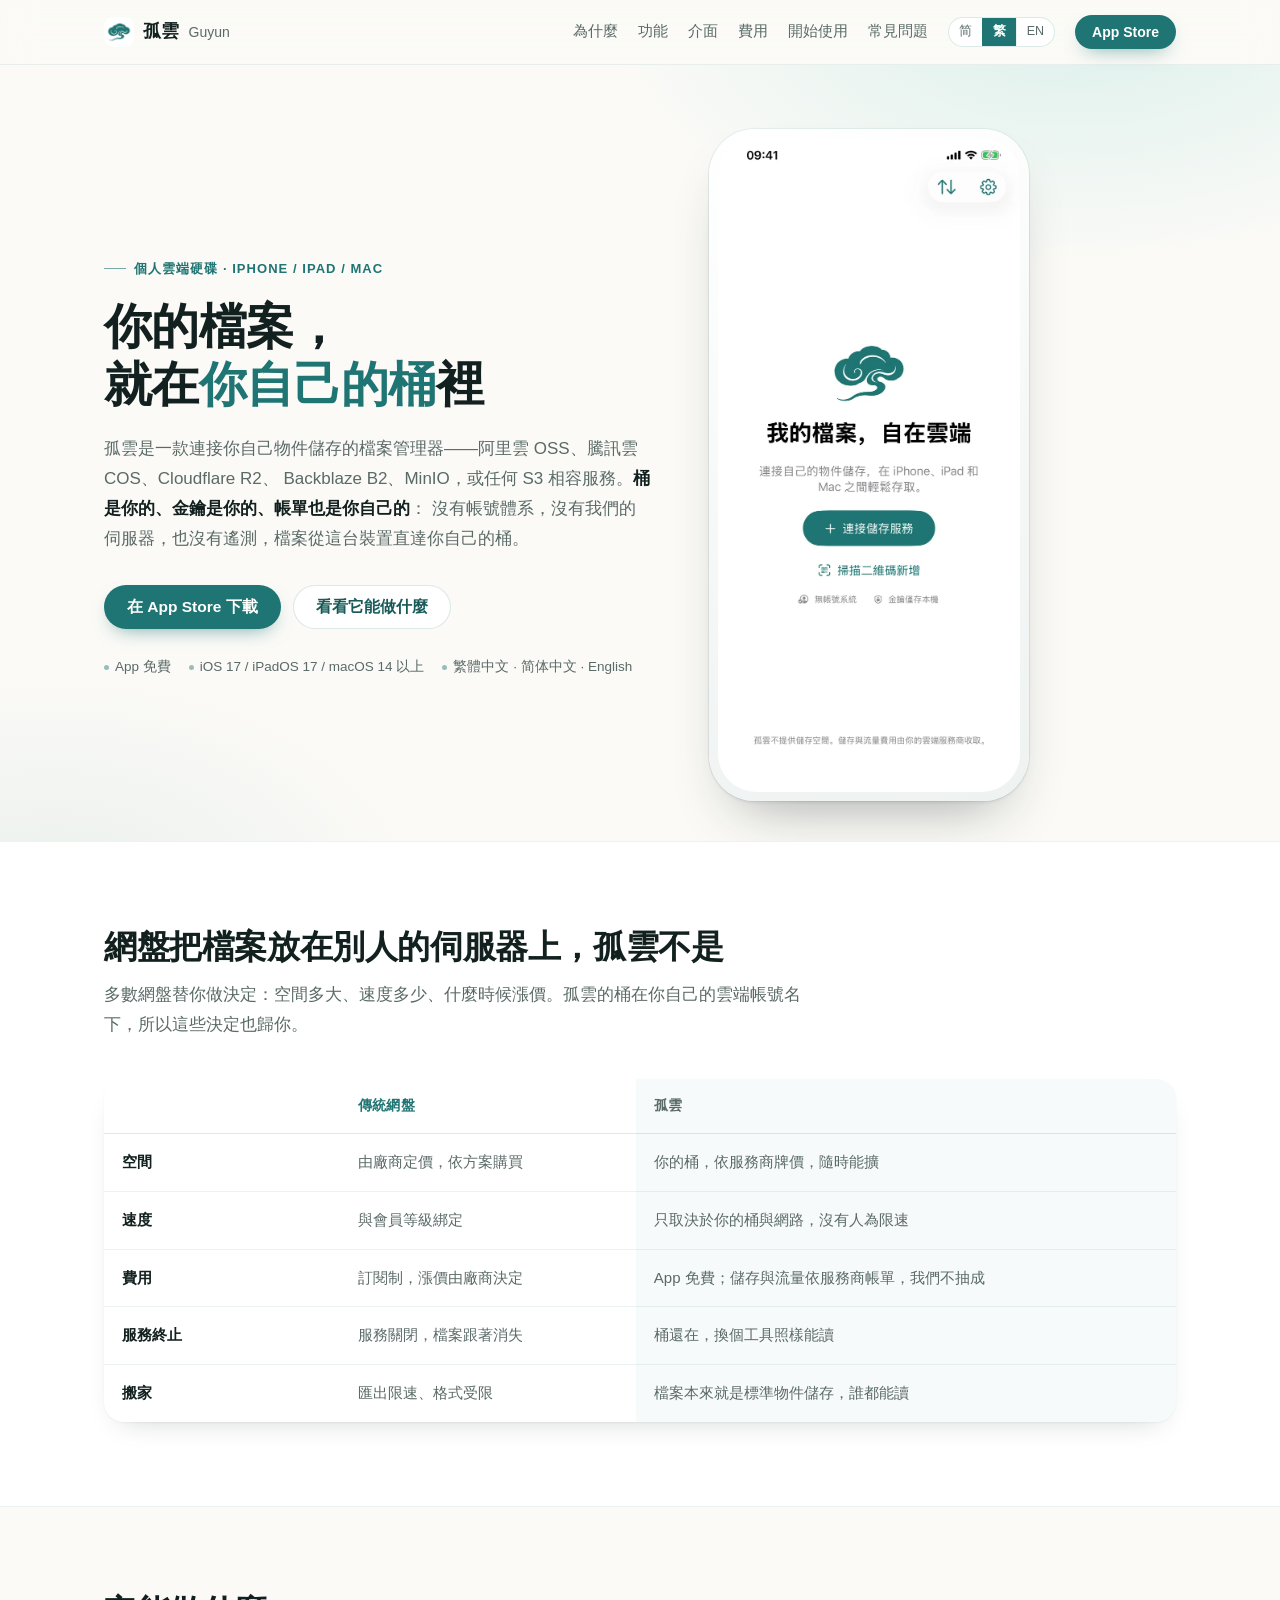
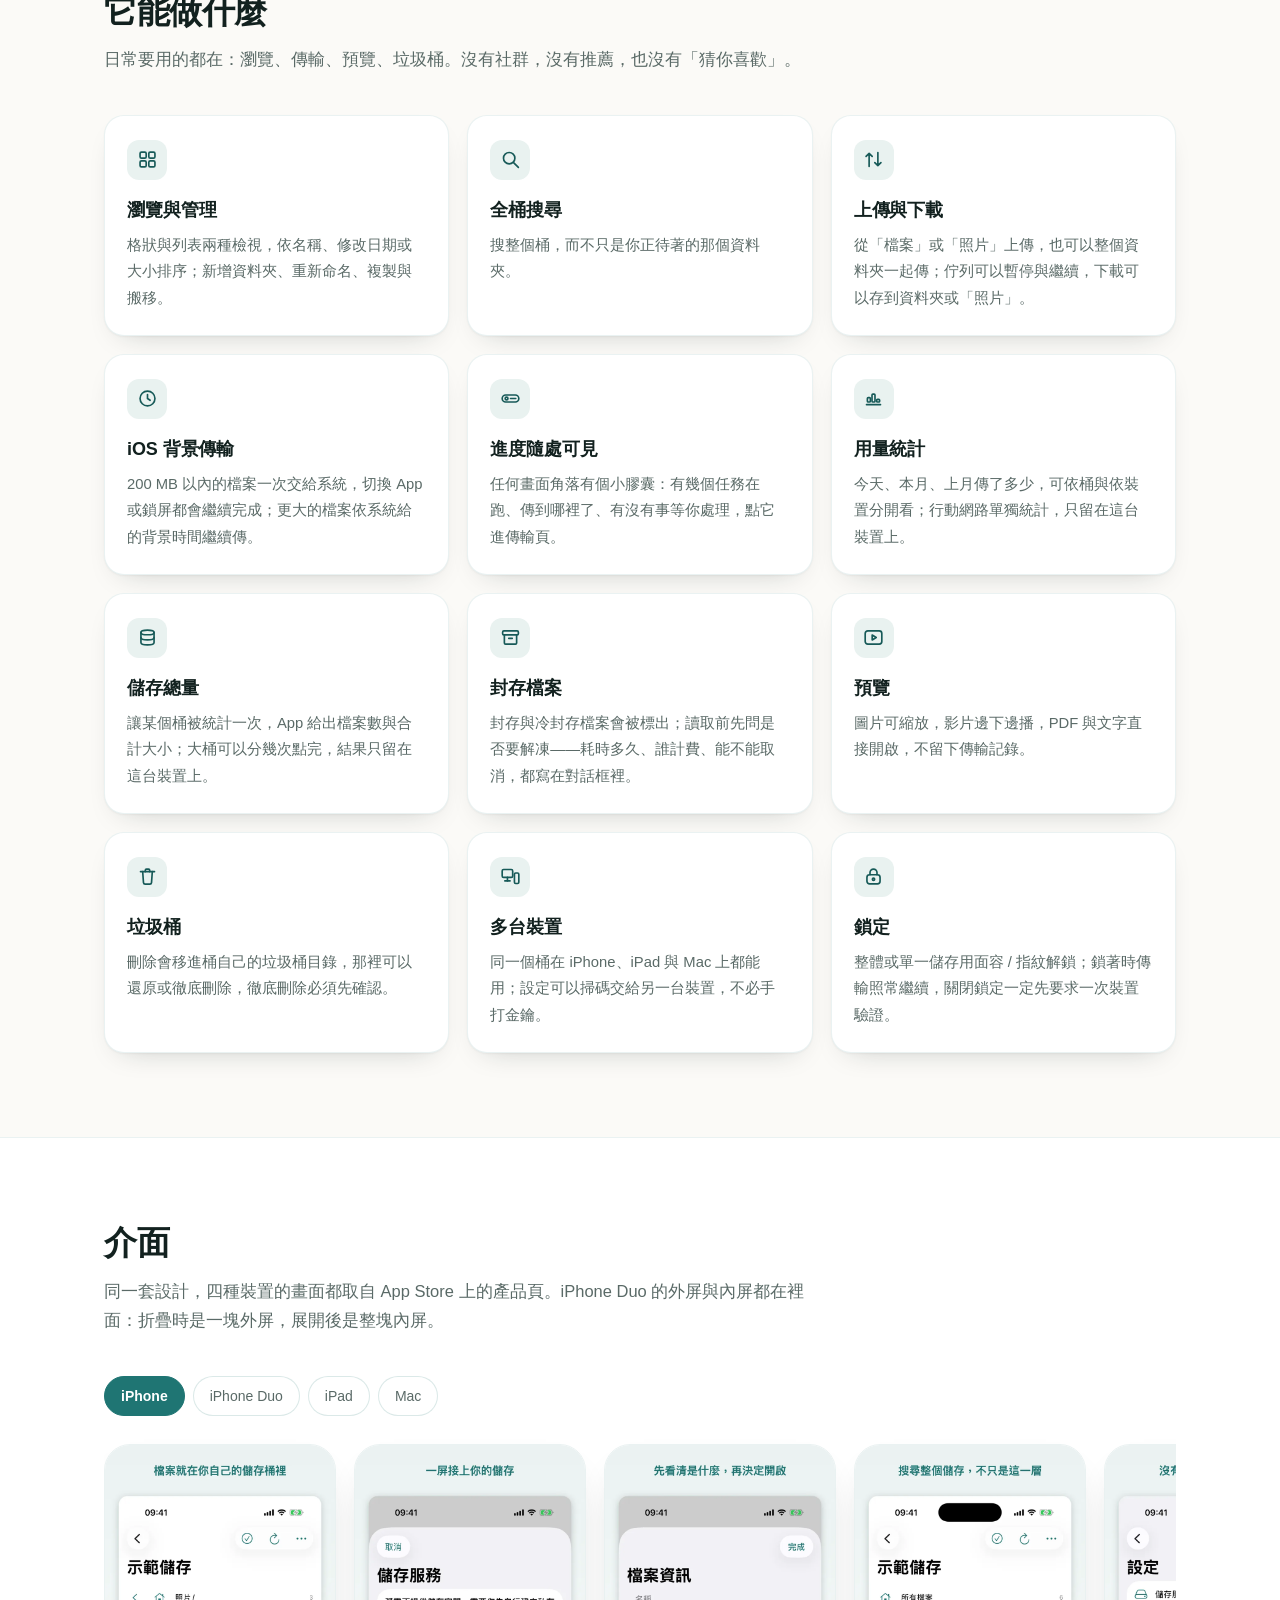
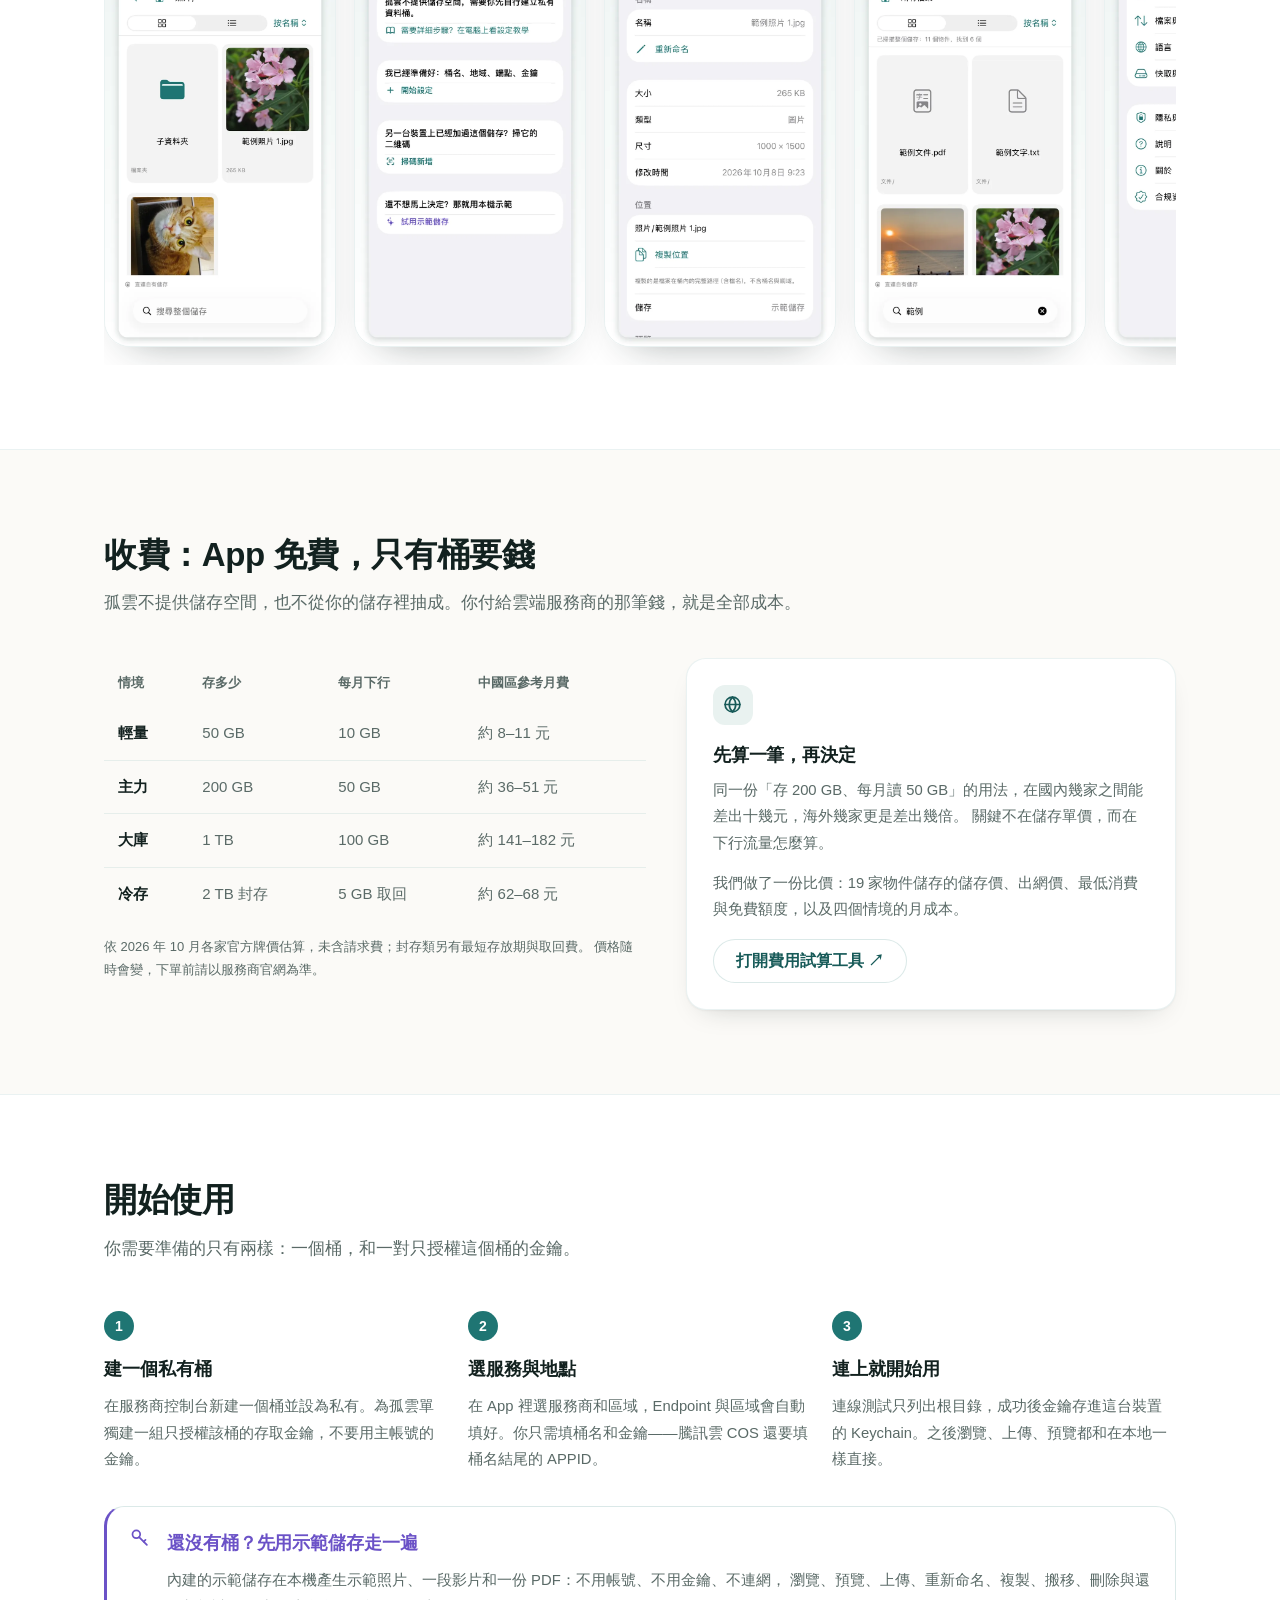
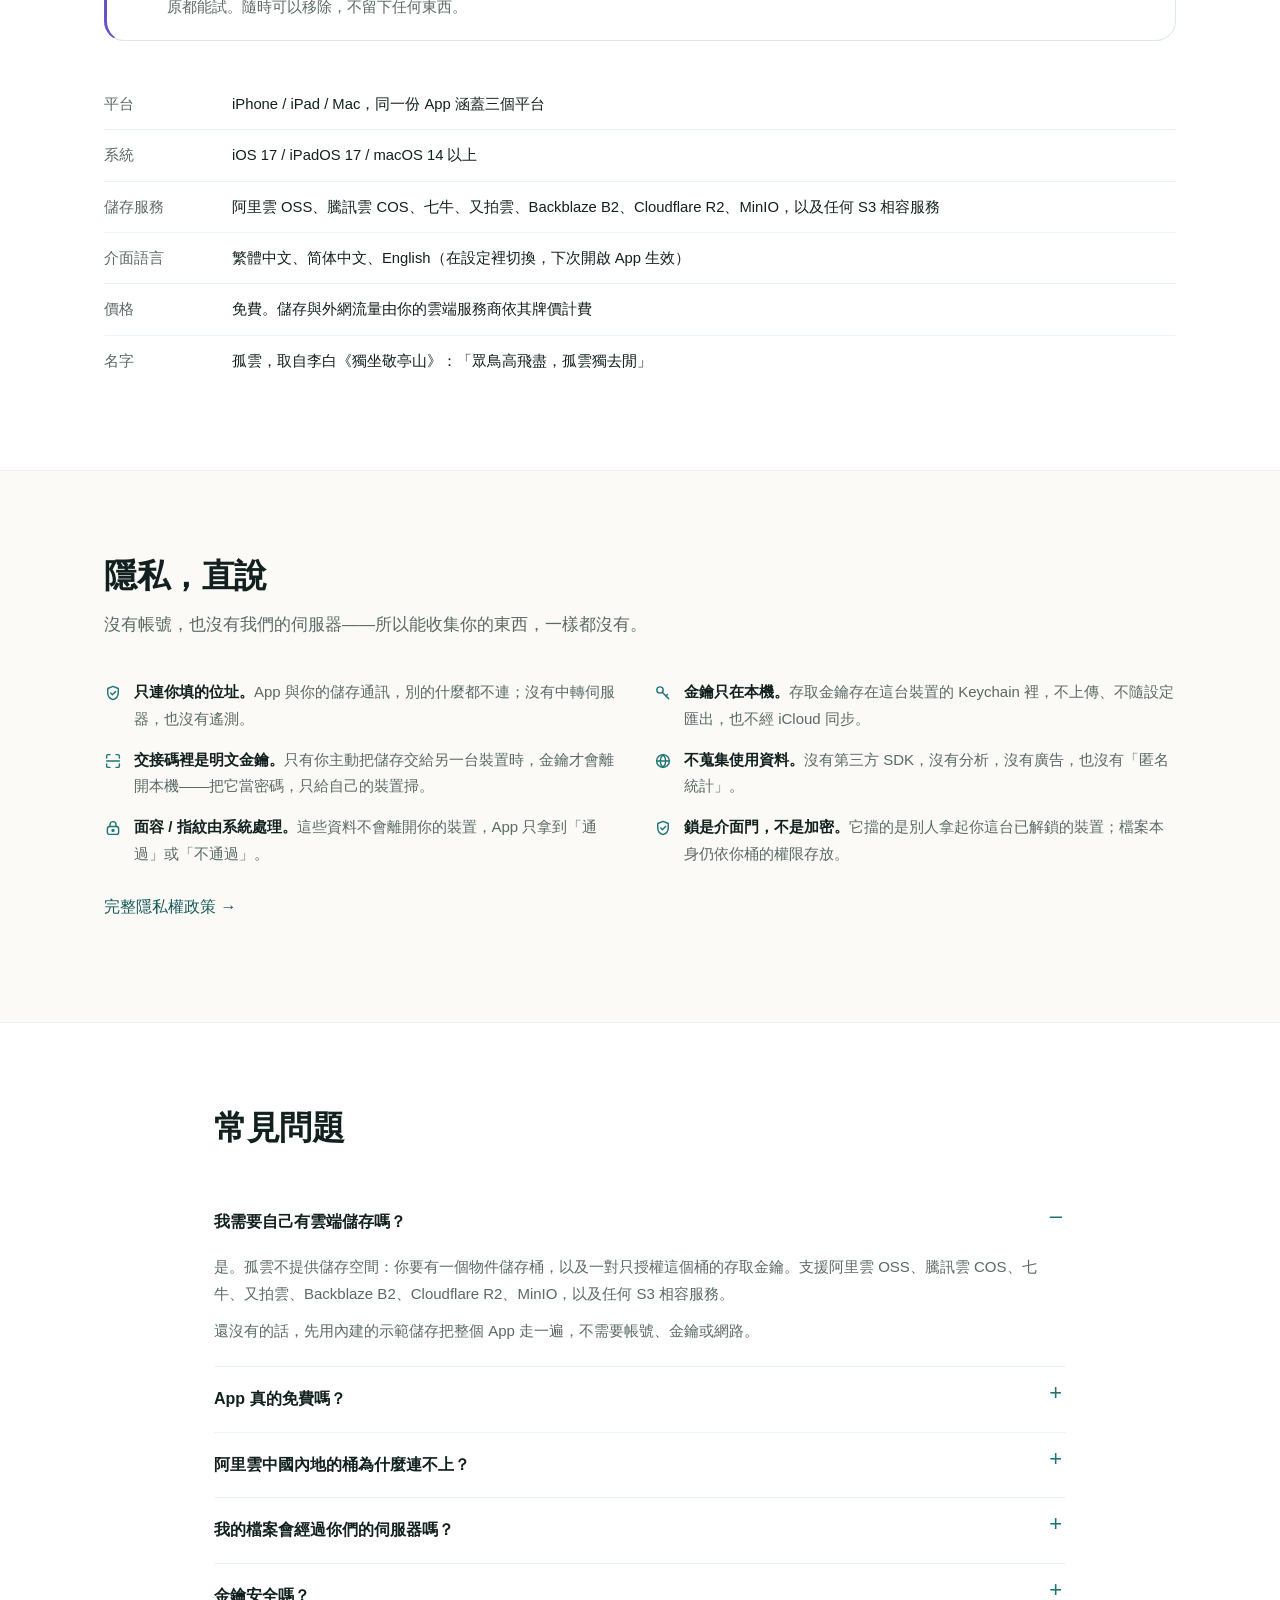
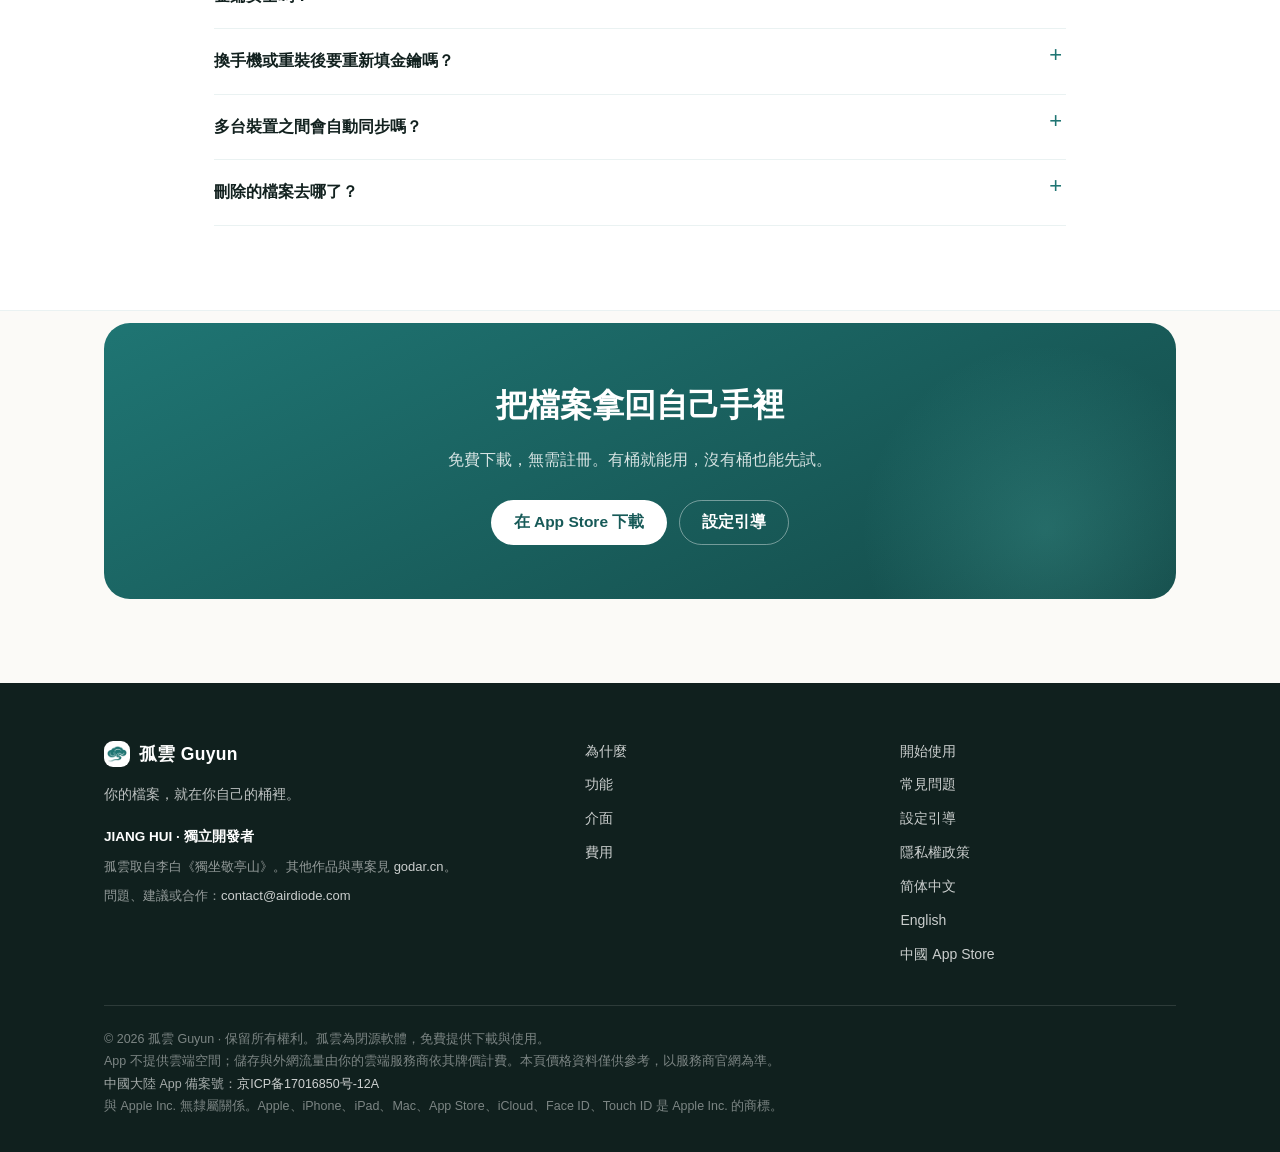
<file: tw/index.html>
<!DOCTYPE html>
<html lang="zh-Hant">
<head>
<meta charset="utf-8">
<meta name="viewport" content="width=device-width, initial-scale=1">
<title>孤雲 Guyun — 你的檔案，就在你自己的桶裡</title>
<meta name="description" content="孤雲是一款連接你自己物件儲存的檔案管理器：阿里雲 OSS、騰訊雲 COS、Cloudflare R2、Backblaze B2、MinIO 或任何 S3 相容服務。沒有帳號、沒有我們的伺服器、沒有遙測，金鑰只留在本機。iPhone / iPad / Mac，App 免費。">
<meta name="theme-color" content="#fbfaf7">
<link rel="icon" href="../assets/favicon.png">
<link rel="apple-touch-icon" href="../assets/app-icon-180.png">
<link rel="stylesheet" href="../styles.css">
<link rel="alternate" hreflang="zh-Hans" href="https://jianghui1974.github.io/Guyun/">
<link rel="alternate" hreflang="zh-Hant" href="https://jianghui1974.github.io/Guyun/tw/">
<link rel="alternate" hreflang="en" href="https://jianghui1974.github.io/Guyun/en/">
<meta property="og:type" content="website">
<meta property="og:title" content="孤雲 Guyun — 你的檔案，就在你自己的桶裡">
<meta property="og:description" content="連接你自己物件儲存的檔案管理器。沒有帳號、沒有我們的伺服器、沒有遙測。iPhone / iPad / Mac，App 免費。">
<meta property="og:image" content="https://jianghui1974.github.io/Guyun/assets/og-tw.png">
<meta property="og:url" content="https://jianghui1974.github.io/Guyun/tw/">
<meta name="twitter:card" content="summary_large_image">
</head>
<body>

<svg xmlns="http://www.w3.org/2000/svg" style="display:none" aria-hidden="true">
  <symbol id="i-grid" viewBox="0 0 24 24" fill="none" stroke="currentColor" stroke-width="1.9" stroke-linejoin="round"><rect x="3.5" y="3.5" width="7" height="7" rx="1.6"/><rect x="13.5" y="3.5" width="7" height="7" rx="1.6"/><rect x="3.5" y="13.5" width="7" height="7" rx="1.6"/><rect x="13.5" y="13.5" width="7" height="7" rx="1.6"/></symbol>
  <symbol id="i-search" viewBox="0 0 24 24" fill="none" stroke="currentColor" stroke-width="1.9" stroke-linecap="round"><circle cx="10.5" cy="10.5" r="6.5"/><path d="M15.5 15.5 21 21"/></symbol>
  <symbol id="i-transfer" viewBox="0 0 24 24" fill="none" stroke="currentColor" stroke-width="1.9" stroke-linecap="round" stroke-linejoin="round"><path d="M7 20V5m0 0L3.5 8.5M7 5l3.5 3.5"/><path d="M17 4v15m0 0 3.5-3.5M17 19l-3.5-3.5"/></symbol>
  <symbol id="i-clock" viewBox="0 0 24 24" fill="none" stroke="currentColor" stroke-width="1.9" stroke-linecap="round"><circle cx="12" cy="12" r="8.5"/><path d="M12 7.5V12l3 2"/></symbol>
  <symbol id="i-pill" viewBox="0 0 24 24" fill="none" stroke="currentColor" stroke-width="1.9" stroke-linecap="round"><rect x="2.5" y="8" width="19" height="8" rx="4"/><circle cx="7.5" cy="12" r="1.6"/><path d="M12 12h6"/></symbol>
  <symbol id="i-ledger" viewBox="0 0 24 24" fill="none" stroke="currentColor" stroke-width="1.9" stroke-linecap="round"><path d="M4 19h16"/><rect x="5" y="11" width="3.4" height="5" rx="1"/><rect x="10.3" y="7" width="3.4" height="9" rx="1"/><rect x="15.6" y="13" width="3.4" height="3" rx="1"/></symbol>
  <symbol id="i-bucket" viewBox="0 0 24 24" fill="none" stroke="currentColor" stroke-width="1.9" stroke-linecap="round"><ellipse cx="12" cy="6.2" rx="7.5" ry="2.7"/><path d="M4.5 6.2v11.6c0 1.5 3.4 2.7 7.5 2.7s7.5-1.2 7.5-2.7V6.2"/><path d="M4.5 12c0 1.5 3.4 2.7 7.5 2.7s7.5-1.2 7.5-2.7"/></symbol>
  <symbol id="i-archive" viewBox="0 0 24 24" fill="none" stroke="currentColor" stroke-width="1.9" stroke-linecap="round" stroke-linejoin="round"><rect x="3" y="4.5" width="18" height="4.5" rx="1.4"/><path d="M5 9v9.2c0 .7.6 1.3 1.3 1.3h11.4c.7 0 1.3-.6 1.3-1.3V9"/><path d="M10 13h4"/></symbol>
  <symbol id="i-play" viewBox="0 0 24 24" fill="none" stroke="currentColor" stroke-width="1.9" stroke-linejoin="round"><rect x="2.5" y="4.5" width="19" height="15" rx="3"/><path d="M10.5 9.2v5.6l4.6-2.8z"/></symbol>
  <symbol id="i-trash" viewBox="0 0 24 24" fill="none" stroke="currentColor" stroke-width="1.9" stroke-linecap="round"><path d="M4 6.5h16"/><path d="M9.5 6.5V4.8c0-.7.6-1.3 1.3-1.3h2.4c.7 0 1.3.6 1.3 1.3v1.7"/><path d="M6.5 6.5 7.4 19c.1 1 .9 1.7 1.9 1.7h5.4c1 0 1.8-.7 1.9-1.7l.9-12.5"/></symbol>
  <symbol id="i-devices" viewBox="0 0 24 24" fill="none" stroke="currentColor" stroke-width="1.9" stroke-linecap="round" stroke-linejoin="round"><rect x="2.5" y="4" width="12" height="9" rx="1.6"/><path d="M5.5 17h6"/><path d="M8.5 13v4"/><rect x="16.5" y="8" width="5" height="12" rx="1.4"/></symbol>
  <symbol id="i-lock" viewBox="0 0 24 24" fill="none" stroke="currentColor" stroke-width="1.9" stroke-linecap="round"><rect x="4.5" y="10" width="15" height="10.5" rx="3"/><path d="M8 10V7.5a4 4 0 0 1 8 0V10"/><circle cx="12" cy="15.2" r="1.3"/></symbol>
  <symbol id="i-scan" viewBox="0 0 24 24" fill="none" stroke="currentColor" stroke-width="1.9" stroke-linecap="round" stroke-linejoin="round"><path d="M3.5 8V5.5c0-1.1.9-2 2-2H8"/><path d="M16 3.5h2.5c1.1 0 2 .9 2 2V8"/><path d="M20.5 16v2.5c0 1.1-.9 2-2 2H16"/><path d="M8 20.5H5.5c-1.1 0-2-.9-2-2V16"/><path d="M3.5 12h17"/></symbol>
  <symbol id="i-shield" viewBox="0 0 24 24" fill="none" stroke="currentColor" stroke-width="1.9" stroke-linecap="round" stroke-linejoin="round"><path d="M12 3.2 5 6v6c0 4.2 2.9 7.5 7 8.8 4.1-1.3 7-4.6 7-8.8V6z"/><path d="m9 12 2.2 2.2L15.5 10"/></symbol>
  <symbol id="i-key" viewBox="0 0 24 24" fill="none" stroke="currentColor" stroke-width="1.9" stroke-linecap="round"><circle cx="8" cy="8" r="4.2"/><path d="m11 11 8.5 8.5"/><path d="m16 16 2-2"/></symbol>
  <symbol id="i-globe" viewBox="0 0 24 24" fill="none" stroke="currentColor" stroke-width="1.9" stroke-linecap="round"><circle cx="12" cy="12" r="8.5"/><path d="M3.5 12h17"/><path d="M12 3.5c2.4 2.3 3.7 5.3 3.7 8.5s-1.3 6.2-3.7 8.5c-2.4-2.3-3.7-5.3-3.7-8.5S9.6 5.8 12 3.5z"/></symbol>
</svg>

<a class="skip" href="#main">跳到主要內容</a>

<header class="site-header">
  <div class="wrap">
    <a class="brand" href="./">
      <img src="../assets/app-icon.png" alt="孤雲 App 圖示">
      孤雲 <span style="font-weight:500;color:var(--muted);font-size:14px;letter-spacing:0">Guyun</span>
    </a>
    <nav>
      <a href="#why">為什麼</a>
      <a href="#features">功能</a>
      <a href="#shots">介面</a>
      <a href="#cost">費用</a>
      <a href="#start">開始使用</a>
      <a href="#faq">常見問題</a>
      <span class="langs" role="group" aria-label="语言">
        <a href="../" hreflang="zh-Hans">简</a>
        <a href="./" hreflang="zh-Hant" aria-current="page">繁</a>
        <a href="../en/" hreflang="en">EN</a>
      </span>
      <a class="btn btn-primary nav-cta" href="https://apps.apple.com/tw/app/id6809848348" style="padding:8px 16px;font-size:14px">App Store</a>
    </nav>
  </div>
</header>

<main id="main">

<div class="hero">
  <div class="wrap hero-grid">
    <div>
      <p class="eyebrow">個人雲端硬碟 · iPhone / iPad / Mac</p>
      <h1>你的檔案，<br>就在<em>你自己的桶</em>裡</h1>
      <p class="lede">
        孤雲是一款連接你自己物件儲存的檔案管理器——阿里雲 OSS、騰訊雲 COS、Cloudflare R2、
        Backblaze B2、MinIO，或任何 S3 相容服務。<strong>桶是你的、金鑰是你的、帳單也是你自己的</strong>：
        沒有帳號體系，沒有我們的伺服器，也沒有遙測，檔案從這台裝置直達你自己的桶。
      </p>
      <div class="btn-row">
        <a class="btn btn-primary" href="https://apps.apple.com/tw/app/id6809848348">在 App Store 下載</a>
        <a class="btn btn-ghost" href="#features">看看它能做什麼</a>
      </div>
      <div class="meta-line">
        <span>App 免費</span>
        <span>iOS 17 / iPadOS 17 / macOS 14 以上</span>
        <span>繁體中文 · 简体中文 · English</span>
      </div>
    </div>
    <div>
      <figure class="phone" style="margin:0">
        <img src="../assets/shots/tw/welcome.webp" width="750" height="1623"
             alt="孤雲歡迎頁：雲紋標誌、標語「我的檔案，自在雲端」，以及「連接儲存服務」按鈕">
      </figure>
    </div>
  </div>
</div>

<section id="why" class="section alt">
  <div class="wrap">
    <div class="section-head">
      <h2>網盤把檔案放在別人的伺服器上，孤雲不是</h2>
      <p>多數網盤替你做決定：空間多大、速度多少、什麼時候漲價。孤雲的桶在你自己的雲端帳號名下，所以這些決定也歸你。</p>
    </div>
    <table class="compare">
      <thead>
        <tr><th scope="col"></th><th scope="col">傳統網盤</th><th scope="col" class="col-us">孤雲</th></tr>
      </thead>
      <tbody>
        <tr><th scope="row">空間</th><td data-label="傳統網盤">由廠商定價，依方案購買</td><td class="col-us" data-label="孤雲">你的桶，依服務商牌價，隨時能擴</td></tr>
        <tr><th scope="row">速度</th><td data-label="傳統網盤">與會員等級綁定</td><td class="col-us" data-label="孤雲">只取決於你的桶與網路，沒有人為限速</td></tr>
        <tr><th scope="row">費用</th><td data-label="傳統網盤">訂閱制，漲價由廠商決定</td><td class="col-us" data-label="孤雲">App 免費；儲存與流量依服務商帳單，我們不抽成</td></tr>
        <tr><th scope="row">服務終止</th><td data-label="傳統網盤">服務關閉，檔案跟著消失</td><td class="col-us" data-label="孤雲">桶還在，換個工具照樣能讀</td></tr>
        <tr><th scope="row">搬家</th><td data-label="傳統網盤">匯出限速、格式受限</td><td class="col-us" data-label="孤雲">檔案本來就是標準物件儲存，誰都能讀</td></tr>
      </tbody>
    </table>
  </div>
</section>

<section id="features" class="section">
  <div class="wrap">
    <div class="section-head">
      <h2>它能做什麼</h2>
      <p>日常要用的都在：瀏覽、傳輸、預覽、垃圾桶。沒有社群，沒有推薦，也沒有「猜你喜歡」。</p>
    </div>
    <div class="cards">
      <div class="card">
        <span class="ico"><svg><use href="#i-grid"/></svg></span>
        <h3>瀏覽與管理</h3>
        <p>格狀與列表兩種檢視，依名稱、修改日期或大小排序；新增資料夾、重新命名、複製與搬移。</p>
      </div>
      <div class="card">
        <span class="ico"><svg><use href="#i-search"/></svg></span>
        <h3>全桶搜尋</h3>
        <p>搜整個桶，而不只是你正待著的那個資料夾。</p>
      </div>
      <div class="card">
        <span class="ico"><svg><use href="#i-transfer"/></svg></span>
        <h3>上傳與下載</h3>
        <p>從「檔案」或「照片」上傳，也可以整個資料夾一起傳；佇列可以暫停與繼續，下載可以存到資料夾或「照片」。</p>
      </div>
      <div class="card">
        <span class="ico"><svg><use href="#i-clock"/></svg></span>
        <h3>iOS 背景傳輸</h3>
        <p>200 MB 以內的檔案一次交給系統，切換 App 或鎖屏都會繼續完成；更大的檔案依系統給的背景時間繼續傳。</p>
      </div>
      <div class="card">
        <span class="ico"><svg><use href="#i-pill"/></svg></span>
        <h3>進度隨處可見</h3>
        <p>任何畫面角落有個小膠囊：有幾個任務在跑、傳到哪裡了、有沒有事等你處理，點它進傳輸頁。</p>
      </div>
      <div class="card">
        <span class="ico"><svg><use href="#i-ledger"/></svg></span>
        <h3>用量統計</h3>
        <p>今天、本月、上月傳了多少，可依桶與依裝置分開看；行動網路單獨統計，只留在這台裝置上。</p>
      </div>
      <div class="card">
        <span class="ico"><svg><use href="#i-bucket"/></svg></span>
        <h3>儲存總量</h3>
        <p>讓某個桶被統計一次，App 給出檔案數與合計大小；大桶可以分幾次點完，結果只留在這台裝置上。</p>
      </div>
      <div class="card">
        <span class="ico"><svg><use href="#i-archive"/></svg></span>
        <h3>封存檔案</h3>
        <p>封存與冷封存檔案會被標出；讀取前先問是否要解凍——耗時多久、誰計費、能不能取消，都寫在對話框裡。</p>
      </div>
      <div class="card">
        <span class="ico"><svg><use href="#i-play"/></svg></span>
        <h3>預覽</h3>
        <p>圖片可縮放，影片邊下邊播，PDF 與文字直接開啟，不留下傳輸記錄。</p>
      </div>
      <div class="card">
        <span class="ico"><svg><use href="#i-trash"/></svg></span>
        <h3>垃圾桶</h3>
        <p>刪除會移進桶自己的垃圾桶目錄，那裡可以還原或徹底刪除，徹底刪除必須先確認。</p>
      </div>
      <div class="card">
        <span class="ico"><svg><use href="#i-devices"/></svg></span>
        <h3>多台裝置</h3>
        <p>同一個桶在 iPhone、iPad 與 Mac 上都能用；設定可以掃碼交給另一台裝置，不必手打金鑰。</p>
      </div>
      <div class="card">
        <span class="ico"><svg><use href="#i-lock"/></svg></span>
        <h3>鎖定</h3>
        <p>整體或單一儲存用面容 / 指紋解鎖；鎖著時傳輸照常繼續，關閉鎖定一定先要求一次裝置驗證。</p>
      </div>
    </div>
  </div>
</section>

<section id="shots" class="section alt">
  <div class="wrap">
    <div class="section-head">
      <h2>介面</h2>
      <p>同一套設計，四種裝置的畫面都取自 App Store 上的產品頁。iPhone Duo 的外屏與內屏都在裡面：折疊時是一塊外屏，展開後是整塊內屏。</p>
    </div>

    <div class="tabs" role="tablist" aria-label="選擇裝置">
      <button role="tab" id="tab-iphone" aria-selected="true" aria-controls="strip-iphone" data-device="iphone">iPhone</button>
      <button role="tab" id="tab-duo" aria-selected="false" aria-controls="strip-duo" data-device="duo">iPhone Duo</button>
      <button role="tab" id="tab-ipad" aria-selected="false" aria-controls="strip-ipad" data-device="ipad">iPad</button>
      <button role="tab" id="tab-mac" aria-selected="false" aria-controls="strip-mac" data-device="mac">Mac</button>
    </div>

    <div class="strip" id="strip-iphone" role="tabpanel" aria-labelledby="tab-iphone">
      <figure class="shot-phone"><img src="../assets/shots/tw/iphone-1.webp" width="750" height="1631" loading="lazy" alt="格狀檢視"></figure>
      <figure class="shot-phone"><img src="../assets/shots/tw/iphone-2.webp" width="750" height="1631" loading="lazy" alt="新增儲存"></figure>
      <figure class="shot-phone"><img src="../assets/shots/tw/iphone-3.webp" width="750" height="1631" loading="lazy" alt="檔案資訊"></figure>
      <figure class="shot-phone"><img src="../assets/shots/tw/iphone-4.webp" width="750" height="1631" loading="lazy" alt="全桶搜尋"></figure>
      <figure class="shot-phone"><img src="../assets/shots/tw/iphone-5.webp" width="750" height="1631" loading="lazy" alt="設定"></figure>
    </div>

    <div class="strip" id="strip-duo" role="tabpanel" aria-labelledby="tab-duo" hidden>
      <figure class="shot-phone"><img src="../assets/shots/tw/duo-1.webp" width="750" height="1091" loading="lazy" alt="iPhone Duo 外屏：照片資料夾的格狀檢視"></figure>
      <figure class="shot-phone"><img src="../assets/shots/tw/duo-2.webp" width="750" height="1091" loading="lazy" alt="iPhone Duo 外屏：新增儲存"></figure>
      <figure class="shot-phone"><img src="../assets/shots/tw/duo-3.webp" width="750" height="1066" loading="lazy" alt="iPhone Duo 內屏：檔案資訊"></figure>
      <figure class="shot-phone"><img src="../assets/shots/tw/duo-4.webp" width="750" height="1091" loading="lazy" alt="iPhone Duo 內屏：設定"></figure>
      <figure class="shot-phone"><img src="../assets/shots/tw/duo-5.webp" width="750" height="1066" loading="lazy" alt="iPhone Duo 內屏：設定"></figure>
    </div>

    <div class="strip" id="strip-ipad" role="tabpanel" aria-labelledby="tab-ipad" hidden>
      <figure class="shot-pad"><img src="../assets/shots/tw/ipad-1.webp" width="900" height="1200" loading="lazy" alt="格狀檢視"></figure>
      <figure class="shot-pad"><img src="../assets/shots/tw/ipad-2.webp" width="900" height="1200" loading="lazy" alt="新增儲存"></figure>
      <figure class="shot-pad"><img src="../assets/shots/tw/ipad-3.webp" width="900" height="1200" loading="lazy" alt="檔案資訊"></figure>
      <figure class="shot-pad"><img src="../assets/shots/tw/ipad-4.webp" width="900" height="1200" loading="lazy" alt="全桶搜尋"></figure>
      <figure class="shot-pad"><img src="../assets/shots/tw/ipad-5.webp" width="900" height="1200" loading="lazy" alt="設定"></figure>
    </div>

    <div class="strip" id="strip-mac" role="tabpanel" aria-labelledby="tab-mac" hidden>
      <figure class="shot-mac"><img src="../assets/shots/tw/mac-1.webp" width="1200" height="750" loading="lazy" alt="格狀檢視"></figure>
      <figure class="shot-mac"><img src="../assets/shots/tw/mac-2.webp" width="1200" height="750" loading="lazy" alt="新增儲存"></figure>
      <figure class="shot-mac"><img src="../assets/shots/tw/mac-3.webp" width="1200" height="750" loading="lazy" alt="檔案資訊"></figure>
      <figure class="shot-mac"><img src="../assets/shots/tw/mac-4.webp" width="1200" height="750" loading="lazy" alt="全桶搜尋"></figure>
      <figure class="shot-mac"><img src="../assets/shots/tw/mac-5.webp" width="1200" height="750" loading="lazy" alt="設定"></figure>
    </div>
  </div>
</section>

<section id="cost" class="section">
  <div class="wrap">
    <div class="section-head">
      <h2>收費：App 免費，只有桶要錢</h2>
      <p>孤雲不提供儲存空間，也不從你的儲存裡抽成。你付給雲端服務商的那筆錢，就是全部成本。</p>
    </div>

    <div class="price-grid">
      <div>
        <table class="price-table">
          <thead>
            <tr><th scope="col">情境</th><th scope="col">存多少</th><th scope="col">每月下行</th><th scope="col">中國區參考月費</th></tr>
          </thead>
          <tbody>
            <tr><th scope="row">輕量</th><td data-label="存多少">50 GB</td><td data-label="每月下行">10 GB</td><td data-label="參考月費">約 8–11 元</td></tr>
            <tr><th scope="row">主力</th><td data-label="存多少">200 GB</td><td data-label="每月下行">50 GB</td><td data-label="參考月費">約 36–51 元</td></tr>
            <tr><th scope="row">大庫</th><td data-label="存多少">1 TB</td><td data-label="每月下行">100 GB</td><td data-label="參考月費">約 141–182 元</td></tr>
            <tr><th scope="row">冷存</th><td data-label="存多少">2 TB 封存</td><td data-label="每月下行">5 GB 取回</td><td data-label="參考月費">約 62–68 元</td></tr>
          </tbody>
        </table>
        <p class="note">
          依 2026 年 10 月各家官方牌價估算，未含請求費；封存類另有最短存放期與取回費。
          價格隨時會變，下單前請以服務商官網為準。
        </p>
      </div>
      <div class="card" style="padding:26px">
        <span class="ico"><svg><use href="#i-globe"/></svg></span>
        <h3>先算一筆，再決定</h3>
        <p style="margin-bottom:14px">
          同一份「存 200 GB、每月讀 50 GB」的用法，在國內幾家之間能差出十幾元，海外幾家更是差出幾倍。
          關鍵不在儲存單價，而在下行流量怎麼算。
        </p>
        <p style="margin-bottom:16px;font-size:14.8px;color:var(--muted)">
          我們做了一份比價：19 家物件儲存的儲存價、出網價、最低消費與免費額度，以及四個情境的月成本。
        </p>
        <a class="btn btn-ghost" href="https://www.godar.cn/products/guyun/setup/cost/" target="_blank" rel="noopener">打開費用試算工具 ↗</a>
      </div>
    </div>
  </div>
</section>

<section id="start" class="section alt">
  <div class="wrap">
    <div class="section-head">
      <h2>開始使用</h2>
      <p>你需要準備的只有兩樣：一個桶，和一對只授權這個桶的金鑰。</p>
    </div>

    <div class="steps">
      <div class="step">
        <span class="num">1</span>
        <h3>建一個私有桶</h3>
        <p>在服務商控制台新建一個桶並設為私有。為孤雲單獨建一組只授權該桶的存取金鑰，不要用主帳號的金鑰。</p>
      </div>
      <div class="step">
        <span class="num">2</span>
        <h3>選服務與地點</h3>
        <p>在 App 裡選服務商和區域，Endpoint 與區域會自動填好。你只需填桶名和金鑰——騰訊雲 COS 還要填桶名結尾的 APPID。</p>
      </div>
      <div class="step">
        <span class="num">3</span>
        <h3>連上就開始用</h3>
        <p>連線測試只列出根目錄，成功後金鑰存進這台裝置的 Keychain。之後瀏覽、上傳、預覽都和在本地一樣直接。</p>
      </div>
    </div>

    <div class="callout">
      <span class="ico"><svg width="22" height="22"><use href="#i-key"/></svg></span>
      <div>
        <h3>還沒有桶？先用示範儲存走一遍</h3>
        <p>內建的示範儲存在本機產生示範照片、一段影片和一份 PDF：不用帳號、不用金鑰、不連網，
        瀏覽、預覽、上傳、重新命名、複製、搬移、刪除與還原都能試。隨時可以移除，不留下任何東西。</p>
      </div>
    </div>

    <table class="spec">
      <tr><th>平台</th><td>iPhone / iPad / Mac，同一份 App 涵蓋三個平台</td></tr>
      <tr><th>系統</th><td>iOS 17 / iPadOS 17 / macOS 14 以上</td></tr>
      <tr><th>儲存服務</th><td>阿里雲 OSS、騰訊雲 COS、七牛、又拍雲、Backblaze B2、Cloudflare R2、MinIO，以及任何 S3 相容服務</td></tr>
      <tr><th>介面語言</th><td>繁體中文、简体中文、English（在設定裡切換，下次開啟 App 生效）</td></tr>
      <tr><th>價格</th><td>免費。儲存與外網流量由你的雲端服務商依其牌價計費</td></tr>
      <tr><th>名字</th><td>孤雲，取自李白《獨坐敬亭山》：「眾鳥高飛盡，孤雲獨去閒」</td></tr>
    </table>
  </div>
</section>

<section id="privacy" class="section">
  <div class="wrap">
    <div class="section-head">
      <h2>隱私，直說</h2>
      <p>沒有帳號，也沒有我們的伺服器——所以能收集你的東西，一樣都沒有。</p>
    </div>
    <ul class="privacy-list">
      <li><svg><use href="#i-shield"/></svg><span><b>只連你填的位址。</b>App 與你的儲存通訊，別的什麼都不連；沒有中轉伺服器，也沒有遙測。</span></li>
      <li><svg><use href="#i-key"/></svg><span><b>金鑰只在本機。</b>存取金鑰存在這台裝置的 Keychain 裡，不上傳、不隨設定匯出，也不經 iCloud 同步。</span></li>
      <li><svg><use href="#i-scan"/></svg><span><b>交接碼裡是明文金鑰。</b>只有你主動把儲存交給另一台裝置時，金鑰才會離開本機——把它當密碼，只給自己的裝置掃。</span></li>
      <li><svg><use href="#i-globe"/></svg><span><b>不蒐集使用資料。</b>沒有第三方 SDK，沒有分析，沒有廣告，也沒有「匿名統計」。</span></li>
      <li><svg><use href="#i-lock"/></svg><span><b>面容 / 指紋由系統處理。</b>這些資料不會離開你的裝置，App 只拿到「通過」或「不通過」。</span></li>
      <li><svg><use href="#i-shield"/></svg><span><b>鎖是介面門，不是加密。</b>它擋的是別人拿起你這台已解鎖的裝置；檔案本身仍依你桶的權限存放。</span></li>
    </ul>
    <p style="margin-top:26px"><a href="https://www.godar.cn/Guyun-privacy-policy.html" target="_blank" rel="noopener">完整隱私權政策 →</a></p>
  </div>
</section>

<section id="faq" class="section alt">
  <div class="wrap faq" style="max-width:900px">
    <div class="section-head">
      <h2>常見問題</h2>
    </div>

    <details open>
      <summary>我需要自己有雲端儲存嗎？</summary>
      <div class="body">
        <p>是。孤雲不提供儲存空間：你要有一個物件儲存桶，以及一對只授權這個桶的存取金鑰。支援阿里雲 OSS、騰訊雲 COS、七牛、又拍雲、Backblaze B2、Cloudflare R2、MinIO，以及任何 S3 相容服務。</p>
        <p>還沒有的話，先用內建的示範儲存把整個 App 走一遍，不需要帳號、金鑰或網路。</p>
      </div>
    </details>

    <details>
      <summary>App 真的免費嗎？</summary>
      <div class="body">
        <p>是。沒有訂閱、沒有內購、沒有功能鎖，也不從你的儲存費用裡抽成。你要付的只有雲端服務商那筆帳單——儲存與外網流量，依它公布的牌價。</p>
      </div>
    </details>

    <details>
      <summary>阿里雲中國內地的桶為什麼連不上？</summary>
      <div class="body">
        <p>這不是孤雲的限制。2025-03-20 起新開通 OSS 的帳號，用預設外網網域存取內地地域的桶，資料類介面（含上傳、下載）一律被拒，回傳 <code>PublicEndpointForbidden</code>；私有桶、不对外提供連結也不例外，判斷依據是 OSS 開通時間而不是建桶時間。</p>
        <p>要留在內地地域，就給桶綁定一個已備案的自訂網域，並把它填在 Endpoint 裡；或者改用香港 / 海外地域的桶，也可以用 MinIO 自建。</p>
      </div>
    </details>

    <details>
      <summary>我的檔案會經過你們的伺服器嗎？</summary>
      <div class="body">
        <p>不會。沒有帳號體系，也沒有我們的伺服器：App 只與你填寫的儲存位址通訊，檔案從這台裝置直達你自己的桶。</p>
      </div>
    </details>

    <details>
      <summary>金鑰安全嗎？</summary>
      <div class="body">
        <p>存取金鑰只存在這台裝置的 Keychain 裡，不上傳、不隨設定匯出、也不經 iCloud 同步。</p>
        <p>唯一的例外是你主動交接：把儲存交給另一台裝置時，交接碼裡就是明文金鑰，60 秒後失效、只能被領取一次、可隨時取消。只給自己的裝置掃，若可能被看到就到服務商處輪換金鑰。</p>
      </div>
    </details>

    <details>
      <summary>換手機或重裝後要重新填金鑰嗎？</summary>
      <div class="body">
        <p>要。金鑰不隨 iCloud 同步，這也是它不離開本機的代價。換裝置時可以用「掃碼新增」從舊裝置把整份設定帶過去，60 秒內有效；也可以重新填一次。</p>
      </div>
    </details>

    <details>
      <summary>多台裝置之間會自動同步嗎？</summary>
      <div class="body">
        <p>不會。孤雲不是同步工具，也不是自動備份工具：它不會自己在背景啟動傳輸，每一次上傳與下載都由你發起、並且能看見結果。</p>
        <p>同一個桶可以在 iPhone、iPad 與 Mac 上同時連接，任一台寫入的變更，在別處重新整理一下就能看到。</p>
      </div>
    </details>

    <details>
      <summary>刪除的檔案去哪了？</summary>
      <div class="body">
        <p>進桶自己的垃圾桶目錄，可以還原或徹底刪除；徹底刪除必須二次確認。</p>
        <p>垃圾桶就在你的桶裡，所以它佔的儲存空間和你其他檔案一樣計費——清空它，帳單才會降下來。</p>
      </div>
    </details>
  </div>
</section>

<section class="cta-section">
  <div class="wrap">
    <div class="cta">
      <h2>把檔案拿回自己手裡</h2>
      <p>免費下載，無需註冊。有桶就能用，沒有桶也能先試。</p>
      <div class="btn-row">
        <a class="btn btn-primary" href="https://apps.apple.com/tw/app/id6809848348">在 App Store 下載</a>
        <a class="btn btn-ghost" href="https://www.godar.cn/products/guyun/setup/" target="_blank" rel="noopener">設定引導</a>
      </div>
    </div>
  </div>
</section>

</main>

<footer class="site-footer">
  <div class="wrap">
    <div class="footer-grid">
      <div>
        <div class="brand">
          <img src="../assets/app-icon.png" alt="">
          孤雲 Guyun
        </div>
        <div>你的檔案，就在你自己的桶裡。</div>
        <div class="foot-about">
          <p class="foot-about-lead">JIANG HUI · 獨立開發者</p>
          <p>孤雲取自李白《獨坐敬亭山》。其他作品與專案見
            <a href="https://www.godar.cn" target="_blank" rel="noopener">godar.cn</a>。</p>
          <p>問題、建議或合作：<a href="mailto:contact@airdiode.com">contact@airdiode.com</a></p>
        </div>
      </div>
      <nav aria-label="站內導覽">
        <a href="#why">為什麼</a>
        <a href="#features">功能</a>
        <a href="#shots">介面</a>
        <a href="#cost">費用</a>
      </nav>
      <nav aria-label="更多">
        <a href="#start">開始使用</a>
        <a href="#faq">常見問題</a>
        <a href="https://www.godar.cn/products/guyun/setup/" target="_blank" rel="noopener">設定引導</a>
        <a href="https://www.godar.cn/Guyun-privacy-policy.html" target="_blank" rel="noopener">隱私權政策</a>
        <a href="../" hreflang="zh-Hans">简体中文</a>
        <a href="../en/" hreflang="en">English</a>
        <a href="https://apps.apple.com/cn/app/id6809848348" target="_blank" rel="noopener">中國 App Store</a>
      </nav>
    </div>
    <p class="legal">
      © <span id="year">2026</span> 孤雲 Guyun · 保留所有權利。孤雲為閉源軟體，免費提供下載與使用。<br>
      App 不提供雲端空間；儲存與外網流量由你的雲端服務商依其牌價計費。本頁價格資料僅供參考，以服務商官網為準。<br>
      <span class="filing">中國大陸 App 備案號：<a href="https://beian.miit.gov.cn" target="_blank" rel="noopener">京ICP备17016850号-12A</a></span><br>
      與 Apple Inc. 無隸屬關係。Apple、iPhone、iPad、Mac、App Store、iCloud、Face ID、Touch ID 是 Apple Inc. 的商標。
    </p>
  </div>
</footer>

<dialog class="lightbox" id="lightbox" aria-label="放大檢視截圖">
  <button type="button" aria-label="關閉">×</button>
  <img alt="">
</dialog>

<script>
(function () {
  document.getElementById("year").textContent = new Date().getFullYear();

  var tabs = document.querySelectorAll(".tabs [role=tab]");
  Array.prototype.forEach.call(tabs, function (tab) {
    tab.addEventListener("click", function () {
      Array.prototype.forEach.call(tabs, function (t) {
        var on = t === tab;
        t.setAttribute("aria-selected", on ? "true" : "false");
        document.getElementById(t.getAttribute("aria-controls")).hidden = !on;
      });
    });
  });

  var dlg = document.getElementById("lightbox");
  var big = dlg.querySelector("img");
  if (dlg.showModal) {
    Array.prototype.forEach.call(document.querySelectorAll(".strip img, .phone img"), function (img) {
      img.addEventListener("click", function () {
        big.src = img.currentSrc || img.src;
        big.alt = img.alt;
        dlg.showModal();
      });
    });
    dlg.addEventListener("click", function (e) {
      if (e.target === dlg || e.target.tagName === "BUTTON") dlg.close();
    });
  }
})();
</script>

</body>
</html>
</file>
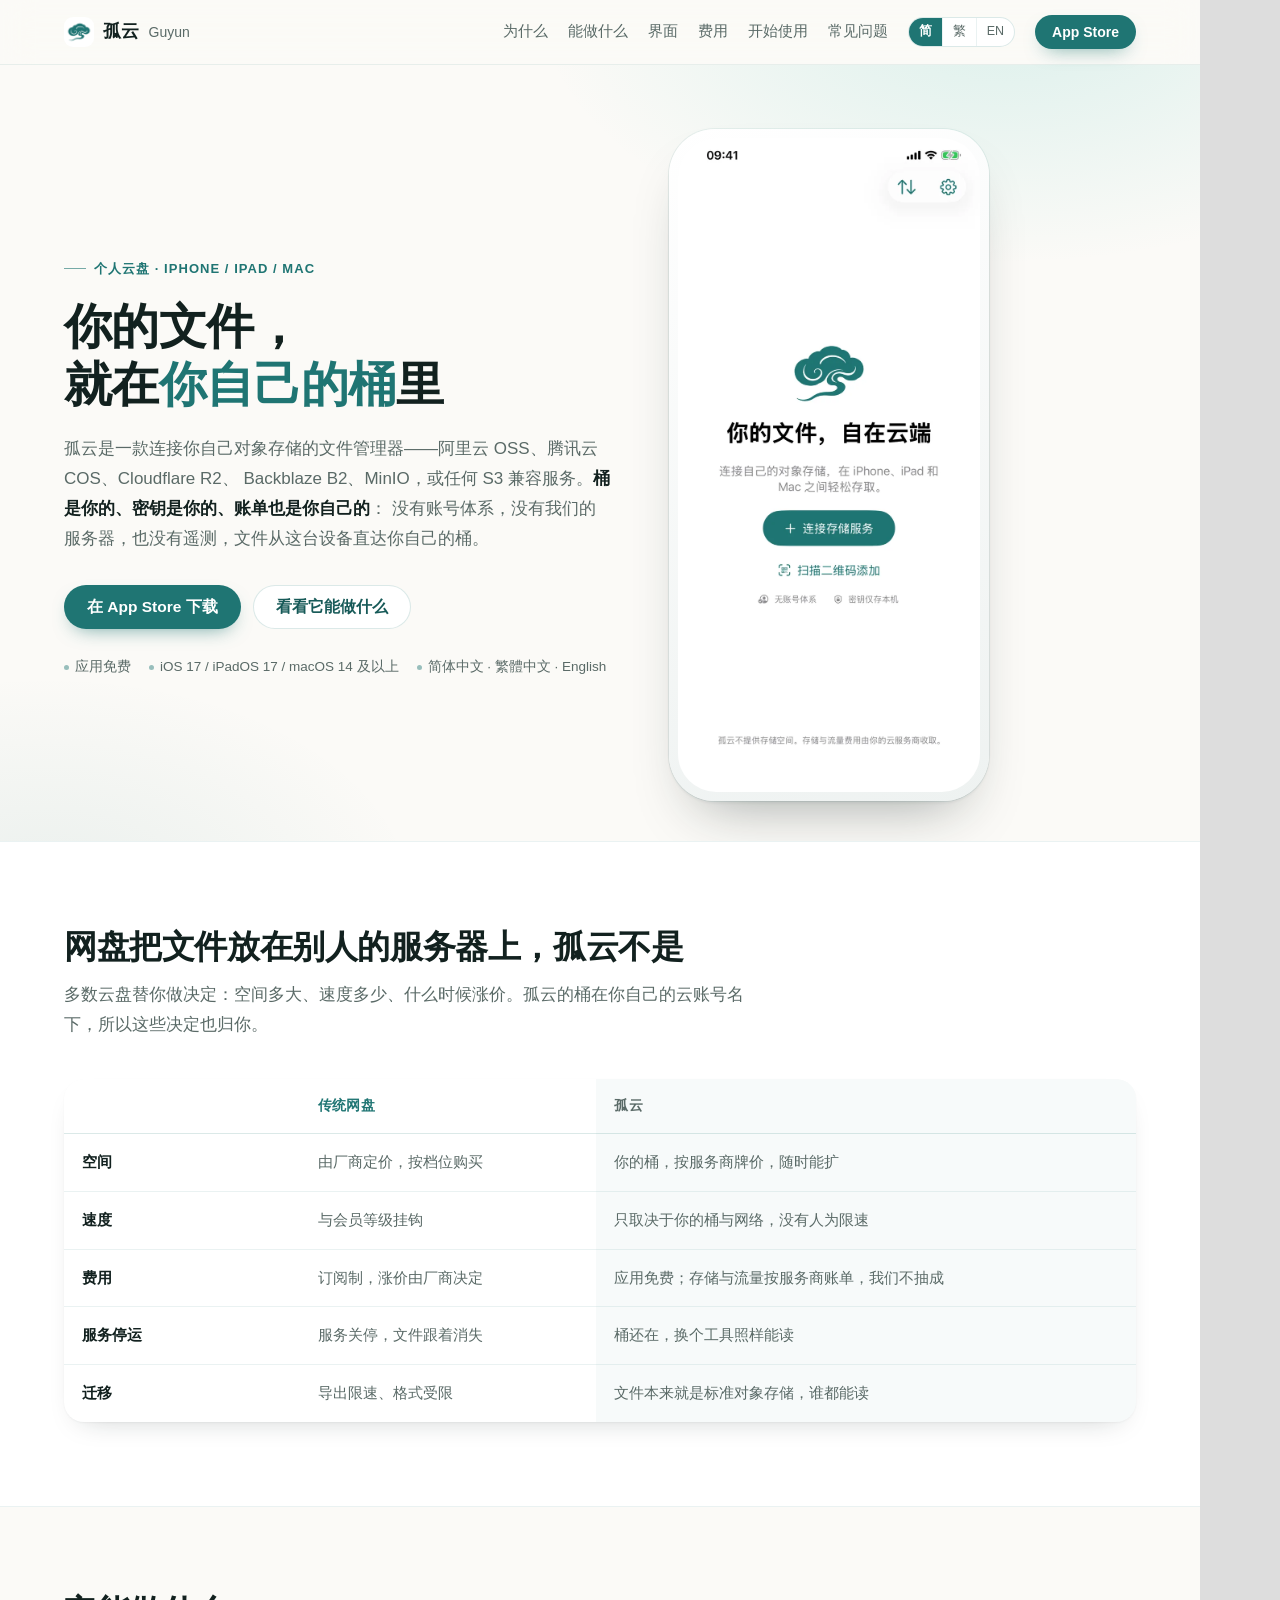
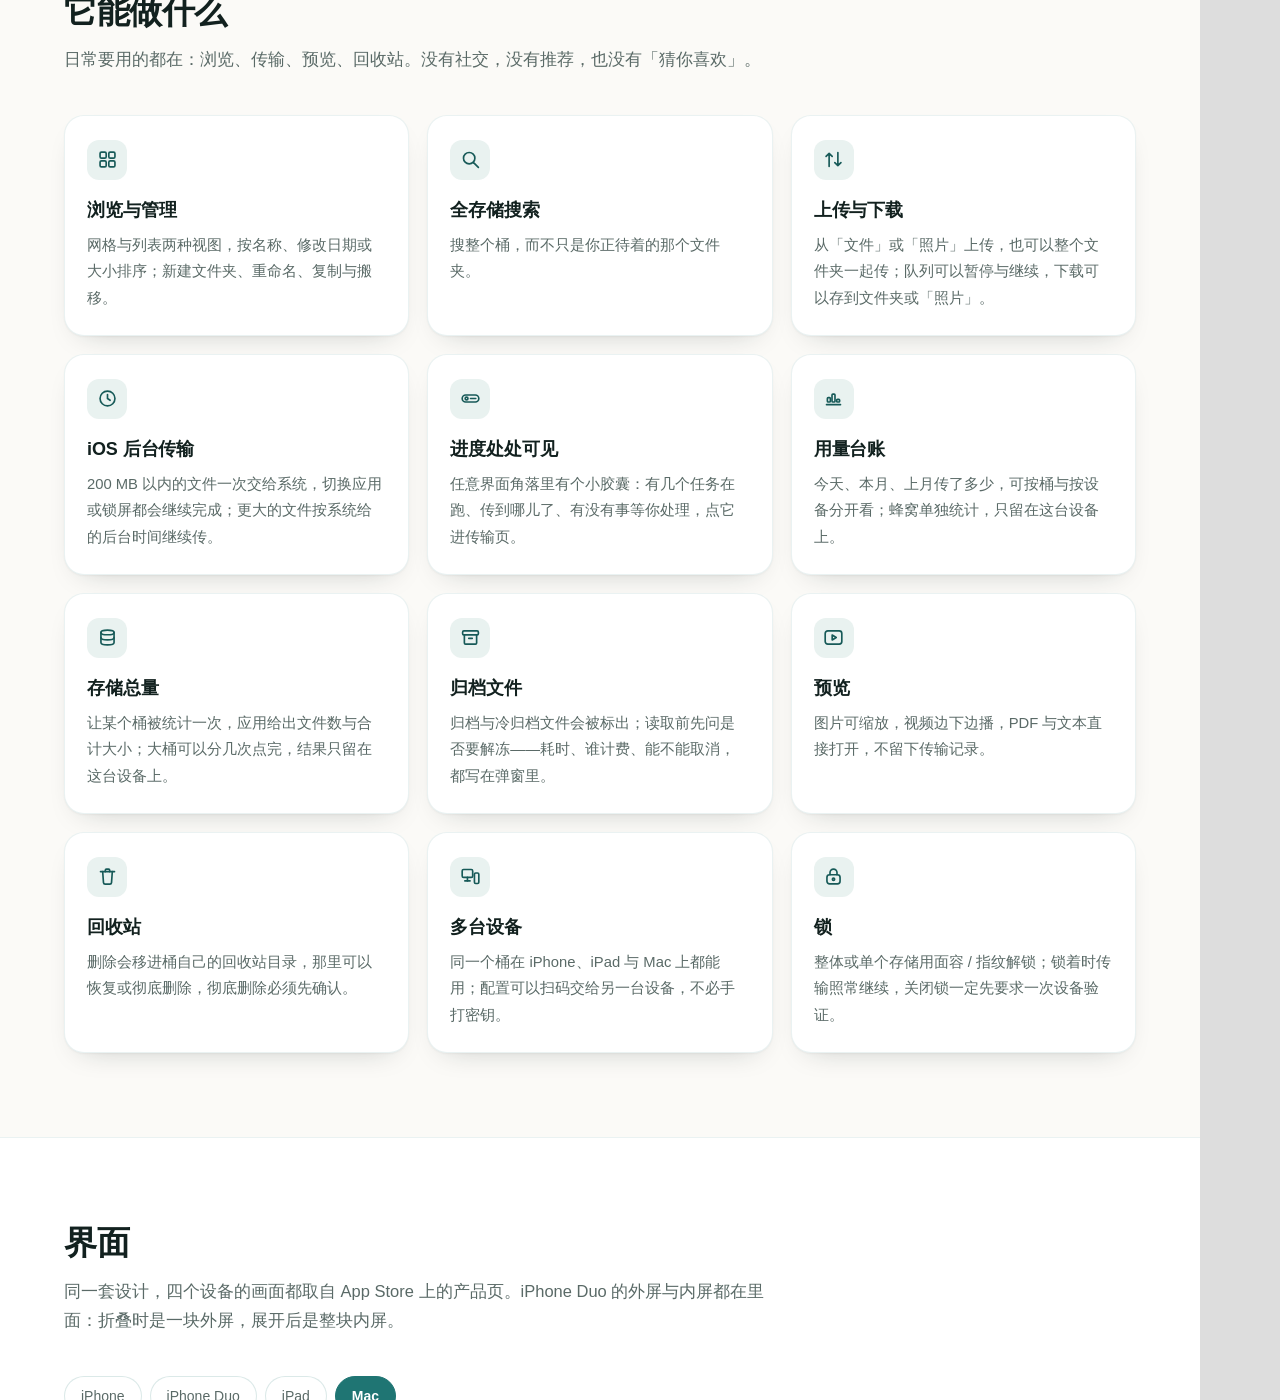
<file: _t.html>
<!DOCTYPE html><html><head><meta charset="utf-8"><style>html,body{margin:0;background:#ddd}iframe{display:block;width:1200px;height:3000px;border:0;background:#fff}</style></head>
<body><iframe id="f" src="index.html"></iframe>
<script>
document.getElementById('f').addEventListener('load', function () {
  var d = this.contentDocument;
  d.getElementById('tab-mac').click();
  setTimeout(function () {
    var ipad = d.getElementById('strip-ipad').hidden, mac = d.getElementById('strip-mac').hidden;
    document.title = 'ipadHidden=' + ipad + ' macHidden=' + mac;
  }, 300);
});
</script></body></html>
</file>
<file: styles.css>
/* 孤云 Guyun — 官网样式
   取自 App 的品牌色：青绿 #1F7573、演示紫 #6B52C7、暖白底 */

:root {
  --teal: #1f7573;
  --teal-deep: #175a58;
  --teal-soft: #e9f2f0;
  --mint: #f2f7f5;
  --demo: #6b52c7;
  --ink: #12211f;
  --muted: #5a6a67;
  --line: rgba(31, 117, 115, 0.16);
  --line-soft: rgba(31, 117, 115, 0.09);
  --bg: #fbfaf7;
  --card: #ffffff;
  --radius: 20px;
  --wrap: 1120px;
  --shadow: 0 1px 2px rgba(18, 33, 31, 0.04), 0 12px 30px -18px rgba(18, 33, 31, 0.28);
  --font: -apple-system, BlinkMacSystemFont, "SF Pro SC", "PingFang SC",
    "Hiragino Sans GB", "Microsoft YaHei", "Helvetica Neue", sans-serif;
}

* { box-sizing: border-box; }

html { scroll-behavior: smooth; scroll-padding-top: 84px; }

body {
  margin: 0;
  font-family: var(--font);
  color: var(--ink);
  background: var(--bg);
  line-height: 1.78;
  -webkit-font-smoothing: antialiased;
  text-rendering: optimizeLegibility;
}

a { color: var(--teal-deep); text-decoration: none; }
a:hover { text-decoration: underline; text-underline-offset: 3px; }

img { max-width: 100%; height: auto; }

.wrap { max-width: var(--wrap); margin: 0 auto; padding: 0 24px; }

.skip {
  position: absolute; left: -9999px; top: 0; z-index: 100;
  background: var(--teal); color: #fff; padding: 10px 16px; border-radius: 0 0 10px 0;
}
.skip:focus { left: 0; }

:focus-visible {
  outline: 2px solid var(--teal);
  outline-offset: 3px;
  border-radius: 6px;
}

/* ---------- header ---------- */

.site-header {
  position: sticky; top: 0; z-index: 60;
  background: rgba(251, 250, 247, 0.82);
  backdrop-filter: saturate(180%) blur(16px);
  -webkit-backdrop-filter: saturate(180%) blur(16px);
  border-bottom: 1px solid var(--line-soft);
}

.site-header .wrap {
  display: flex; align-items: center; gap: 12px; height: 64px;
}

.brand {
  display: flex; align-items: center; gap: 9px;
  font-weight: 700; font-size: 17.5px; letter-spacing: 0.3px;
  color: var(--ink);
}
.brand:hover { text-decoration: none; }
.brand img { width: 30px; height: 30px; border-radius: 9px; display: block; }

.site-header nav {
  margin-left: auto; display: flex; align-items: center; gap: 20px;
  font-size: 14.5px; color: var(--muted);
}
.site-header nav a { color: var(--muted); }
.site-header nav a:hover { color: var(--teal); text-decoration: none; }

/* Language switcher: one pill with three segments, the current one filled. Three separate pills
   read as three calls to action; a single control reads as "this page exists in three languages". */
.langs {
  display: inline-flex; align-items: center;
  border: 1px solid var(--line); border-radius: 999px;
  background: #fff; overflow: hidden;
}
.langs a {
  padding: 2px 10px; font-size: 12.5px; line-height: 1.9;
  color: var(--muted); white-space: nowrap;
}
.langs a + a { border-left: 1px solid var(--line-soft); }
.langs a:hover { color: var(--teal); text-decoration: none; background: var(--teal-soft); }
.langs a[aria-current="page"] { background: var(--teal); color: #fff; font-weight: 600; }
.langs a[aria-current="page"]:hover { background: var(--teal); color: #fff; }

.nav-cta { display: inline-flex; }
.site-header nav a.nav-cta { color: #fff; }
.site-header nav a.nav-cta:hover { color: #fff; }

/* ---------- buttons ---------- */

.btn {
  display: inline-flex; align-items: center; justify-content: center; gap: 8px;
  padding: 12px 22px; border-radius: 999px;
  font-size: 15.5px; font-weight: 600; line-height: 1.2;
  border: 1px solid transparent; cursor: pointer;
  transition: transform 0.15s ease, box-shadow 0.15s ease, background 0.15s ease;
}
.btn:hover { text-decoration: none; transform: translateY(-1px); }
.btn-primary {
  background: var(--teal); color: #fff;
  box-shadow: 0 8px 20px -10px rgba(31, 117, 115, 0.75);
}
.btn-primary:hover { background: var(--teal-deep); }
.btn-ghost {
  background: #fff; color: var(--teal-deep); border-color: var(--line);
}
.btn-ghost:hover { border-color: var(--teal); }
.btn small { font-weight: 500; opacity: 0.85; }

/* ---------- hero ---------- */

.hero {
  position: relative; overflow: hidden;
  padding: 64px 0 40px;
  background:
    radial-gradient(760px 420px at 84% -8%, rgba(92, 199, 189, 0.20), transparent 62%),
    radial-gradient(620px 380px at 4% 108%, rgba(31, 117, 115, 0.08), transparent 60%);
}

.hero-grid {
  display: grid; grid-template-columns: 1.08fr 0.92fr;
  gap: 56px; align-items: center;
}

.eyebrow {
  display: inline-flex; align-items: center; gap: 8px;
  font-size: 13px; letter-spacing: 0.08em; text-transform: uppercase;
  color: var(--teal); font-weight: 600; margin: 0 0 18px;
}
.eyebrow::before {
  content: ""; width: 22px; height: 1px; background: var(--teal); opacity: 0.6;
}

.hero h1 {
  font-size: clamp(31px, 4.4vw, 48px);
  line-height: 1.2; letter-spacing: -0.6px;
  margin: 0 0 20px; color: var(--ink); font-weight: 700;
}
.hero h1 em { font-style: normal; color: var(--teal); }

.hero .lede {
  font-size: 17px; color: var(--muted); margin: 0 0 30px; max-width: 33em;
}
.hero .lede strong { color: var(--ink); font-weight: 600; }

.btn-row { display: flex; flex-wrap: wrap; gap: 12px; align-items: center; }

.meta-line {
  display: flex; flex-wrap: wrap; gap: 8px 18px;
  margin-top: 26px; font-size: 13.5px; color: var(--muted);
}
.meta-line span { display: inline-flex; align-items: center; gap: 6px; }
.meta-line span::before {
  content: ""; width: 5px; height: 5px; border-radius: 50%;
  background: var(--teal); opacity: 0.45;
}

/* phone frame */
.phone {
  position: relative; margin: 0 auto;
  width: min(100%, 320px);
  border-radius: 46px;
  padding: 9px;
  background: linear-gradient(160deg, #ffffff, #eef2f1);
  box-shadow:
    0 2px 3px rgba(18, 33, 31, 0.06),
    0 30px 60px -30px rgba(18, 33, 31, 0.42),
    0 0 0 1px rgba(31, 117, 115, 0.08);
}
.phone img { display: block; width: 100%; border-radius: 38px; }

/* ---------- sections ---------- */

.section { padding: 84px 0; }
.section.tight { padding: 60px 0; }
.section.alt { background: #fff; border-top: 1px solid var(--line-soft); border-bottom: 1px solid var(--line-soft); }

.section-head { max-width: 44em; margin-bottom: 40px; }
.section-head h2 {
  font-size: clamp(24px, 2.8vw, 33px); line-height: 1.3; letter-spacing: -0.4px;
  margin: 0 0 12px;
}
.section-head p { margin: 0; color: var(--muted); font-size: 16.5px; }

h3 { font-size: 18px; margin: 0 0 8px; letter-spacing: -0.1px; }

/* ---------- cards ---------- */

.cards {
  display: grid; grid-template-columns: repeat(3, 1fr); gap: 18px;
}
.cards.two { grid-template-columns: repeat(2, 1fr); }

.card {
  background: var(--card); border: 1px solid var(--line-soft);
  border-radius: var(--radius); padding: 24px 22px;
  box-shadow: var(--shadow);
}
.card h3 { margin-bottom: 6px; }
.card p { margin: 0; color: var(--muted); font-size: 14.8px; }
.card .ico {
  display: inline-flex; align-items: center; justify-content: center;
  width: 40px; height: 40px; border-radius: 12px;
  background: var(--teal-soft); color: var(--teal-deep);
  margin-bottom: 14px;
}
.card .ico svg { width: 21px; height: 21px; }
.card.demo .ico { background: #efeafb; color: var(--demo); }

/* ---------- compare ---------- */

.compare {
  width: 100%; border-collapse: collapse; font-size: 15px;
  background: #fff; border-radius: var(--radius); overflow: hidden;
  box-shadow: var(--shadow);
}
.compare th, .compare td { padding: 15px 18px; text-align: left; vertical-align: top; }
.compare thead th {
  font-size: 13.5px; letter-spacing: 0.02em; color: var(--muted);
  font-weight: 600; border-bottom: 1px solid var(--line);
}
.compare thead th:nth-child(2) { color: var(--teal); }
.compare tbody tr + tr th, .compare tbody tr + tr td { border-top: 1px solid var(--line-soft); }
.compare tbody th { font-weight: 600; width: 22%; color: var(--ink); }
.compare td { color: var(--muted); }
.compare .col-us { background: rgba(31, 117, 115, 0.035); }

/* ---------- gallery ---------- */

.tabs { display: flex; flex-wrap: wrap; gap: 8px; margin-bottom: 22px; }
.tabs button {
  font: inherit; font-size: 14px; padding: 7px 16px; border-radius: 999px;
  border: 1px solid var(--line); background: #fff; color: var(--muted);
  cursor: pointer;
}
.tabs button[aria-selected="true"] {
  background: var(--teal); border-color: var(--teal); color: #fff; font-weight: 600;
}

.strip {
  display: flex; gap: 18px; overflow-x: auto; padding: 6px 2px 18px;
  scroll-snap-type: x mandatory; scrollbar-width: thin;
}
.strip figure {
  flex: 0 0 auto; margin: 0; scroll-snap-align: start;
  text-align: center;
}
.strip img {
  display: block; border-radius: 26px; cursor: zoom-in;
  border: 1px solid var(--line-soft);
  box-shadow: 0 18px 40px -26px rgba(18, 33, 31, 0.45);
  transition: transform 0.2s ease;
}
.strip img:hover { transform: translateY(-3px); }
.strip .shot-phone img { width: 232px; }
.strip .shot-pad img { width: 330px; }
.strip .shot-mac img { width: 620px; border-radius: 14px; }
.strip figcaption { font-size: 13px; color: var(--muted); margin-top: 10px; }
.strip[hidden] { display: none; }

/* ---------- price ---------- */

.price-grid { display: grid; grid-template-columns: 1.05fr 0.95fr; gap: 40px; align-items: start; }

.price-table { width: 100%; border-collapse: collapse; font-size: 15px; }
.price-table th, .price-table td { padding: 13px 14px; text-align: left; border-bottom: 1px solid var(--line-soft); }
.price-table thead th { font-size: 13px; color: var(--muted); font-weight: 600; }
.price-table td:first-child { color: var(--ink); font-weight: 500; }
.price-table td { color: var(--muted); }
.price-table tr:last-child td, .price-table tr:last-child th { border-bottom: 0; }

.note {
  font-size: 13px; color: var(--muted); margin-top: 14px;
}

/* ---------- steps ---------- */

.steps { display: grid; grid-template-columns: repeat(3, 1fr); gap: 20px; counter-reset: step; }
.step { position: relative; padding-top: 8px; }
.step .num {
  display: inline-flex; align-items: center; justify-content: center;
  width: 30px; height: 30px; border-radius: 50%;
  background: var(--teal); color: #fff; font-size: 14px; font-weight: 600;
  margin-bottom: 12px;
}
.step p { margin: 0; color: var(--muted); font-size: 14.8px; }

.callout {
  display: flex; gap: 16px; align-items: flex-start;
  margin-top: 34px; padding: 20px 22px;
  background: #fff; border: 1px solid var(--line); border-radius: var(--radius);
  border-left: 3px solid var(--demo);
}
.callout .ico { color: var(--demo); flex: 0 0 auto; }
.callout h3 { color: var(--demo); }
.callout p { margin: 0; color: var(--muted); font-size: 14.8px; }

.spec { width: 100%; border-collapse: collapse; margin-top: 38px; font-size: 14.8px; }
.spec th, .spec td { padding: 12px 0; border-bottom: 1px solid var(--line-soft); vertical-align: top; text-align: left; }
.spec th { width: 128px; color: var(--muted); font-weight: 500; }
.spec tr:last-child th, .spec tr:last-child td { border-bottom: 0; }

/* ---------- privacy ---------- */

.privacy-list { list-style: none; margin: 0; padding: 0; display: grid; grid-template-columns: repeat(2, 1fr); gap: 14px 28px; }
.privacy-list li { display: flex; gap: 12px; font-size: 15px; color: var(--muted); }
.privacy-list li svg { flex: 0 0 auto; width: 18px; height: 18px; margin-top: 5px; color: var(--teal); }
.privacy-list li b { color: var(--ink); font-weight: 600; }

/* ---------- faq ---------- */

.faq details {
  border-bottom: 1px solid var(--line-soft);
}
.faq details[open] { padding-bottom: 6px; }
.faq summary {
  cursor: pointer; list-style: none; padding: 18px 34px 18px 0; position: relative;
  font-weight: 600; font-size: 16px;
}
.faq summary::-webkit-details-marker { display: none; }
.faq summary::after {
  content: "+"; position: absolute; right: 4px; top: 15px;
  font-size: 22px; font-weight: 400; color: var(--teal); line-height: 1;
}
.faq details[open] summary::after { content: "–"; }
.faq .body { padding: 0 0 16px; color: var(--muted); font-size: 15px; }
.faq .body p { margin: 0 0 10px; }
.faq .body p:last-child { margin-bottom: 0; }

/* ---------- cta ---------- */

.cta-section { padding: 12px 0 84px; }
.cta {
  position: relative; overflow: hidden;
  background: linear-gradient(155deg, #1f7573, #144b49);
  color: #fff; border-radius: 26px; padding: 54px 44px; text-align: center;
}
.cta::after {
  content: ""; position: absolute; inset: auto -80px -140px auto;
  width: 420px; height: 420px; border-radius: 50%;
  background: radial-gradient(circle, rgba(92, 199, 189, 0.22), transparent 62%);
}
.cta h2 { font-size: clamp(24px, 3vw, 32px); margin: 0 0 12px; color: #fff; }
.cta p { margin: 0 auto 26px; color: rgba(255, 255, 255, 0.82); max-width: 34em; }
.cta .btn-row { justify-content: center; position: relative; z-index: 1; }
.cta .btn-primary { background: #fff; color: var(--teal-deep); box-shadow: none; }
.cta .btn-primary:hover { background: #eef6f4; }
.cta .btn-ghost { background: transparent; color: #fff; border-color: rgba(255, 255, 255, 0.4); }
.cta .btn-ghost:hover { border-color: #fff; }

/* ---------- footer ---------- */

.site-footer {
  background: #10201e; color: rgba(255, 255, 255, 0.72);
  padding: 56px 0 34px; font-size: 14px;
}
.footer-grid { display: grid; grid-template-columns: 1.6fr 1fr 1fr; gap: 40px; }
.site-footer .brand { color: #fff; margin-bottom: 12px; }
.site-footer .brand img { width: 26px; height: 26px; }
.site-footer a { color: rgba(255, 255, 255, 0.78); }
.site-footer a:hover { color: #fff; }
.site-footer nav { display: flex; flex-direction: column; gap: 9px; }
.foot-about { margin-top: 18px; }
.foot-about p { margin: 0 0 6px; color: rgba(255, 255, 255, 0.55); font-size: 13px; }
.foot-about-lead { color: #fff !important; font-weight: 600; font-size: 13.5px !important; }

.legal {
  margin: 38px 0 0; padding-top: 22px; border-top: 1px solid rgba(255, 255, 255, 0.12);
  font-size: 12.5px; color: rgba(255, 255, 255, 0.45); line-height: 1.8;
}
.legal a { color: rgba(255, 255, 255, 0.6); }
/* The app filing number is a legal notice rather than fine print, so it sits a step brighter than
   the rest of the legal block. It is the app's filing, not a filing for this github.io site. */
.legal .filing { color: rgba(255, 255, 255, 0.62); }
.legal .filing a { color: rgba(255, 255, 255, 0.8); }

/* ---------- lightbox ---------- */

dialog.lightbox {
  border: 0; padding: 0; background: transparent; max-width: 100vw; max-height: 100vh;
  width: 100%; height: 100%;
}
dialog.lightbox::backdrop { background: rgba(9, 20, 18, 0.86); }
dialog.lightbox img {
  position: absolute; inset: 0; margin: auto; max-width: 92vw; max-height: 92vh;
  width: auto; border-radius: 18px;
}
dialog.lightbox button {
  position: absolute; top: 18px; right: 20px; z-index: 2;
  width: 40px; height: 40px; border-radius: 50%; border: 0; cursor: pointer;
  background: rgba(255, 255, 255, 0.94); color: #12211f; font-size: 20px; line-height: 1;
}
/* ---------- stacked tables on phones ---------- */

@media (max-width: 620px) {
  .compare, .price-table { background: transparent; box-shadow: none; }
  .compare thead, .price-table thead { display: none; }
  .compare tbody tr, .price-table tbody tr {
    display: block; background: #fff; border: 1px solid var(--line-soft);
    border-radius: 14px; padding: 14px 16px; margin-bottom: 10px;
  }
  .compare tbody tr + tr th, .compare tbody tr + tr td,
  .price-table tbody tr + tr th, .price-table tbody tr + tr td { border-top: 0; }
  .compare tbody th, .price-table tbody th {
    display: block; width: auto; padding: 0 0 8px; font-size: 15.5px;
  }
  .compare td, .price-table td { display: flex; gap: 8px; padding: 3px 0; }
  .compare td::before, .price-table td::before {
    content: attr(data-label); flex: 0 0 5.6em; color: var(--muted); font-size: 13px; line-height: 1.9;
  }
  .compare td.col-us { background: transparent; }
  .compare td.col-us::before { color: var(--teal); }
}

@media (prefers-reduced-motion: reduce) {
  html { scroll-behavior: auto; }
  .btn, .strip img { transition: none; }
}

/* ---------- responsive ---------- */

@media (max-width: 980px) {
  .hero-grid { grid-template-columns: 1fr; gap: 44px; }
  .hero { padding-top: 44px; }
  .phone { width: min(100%, 280px); }
  .cards { grid-template-columns: repeat(2, 1fr); }
  .price-grid { grid-template-columns: 1fr; gap: 28px; }
  .steps { grid-template-columns: 1fr; gap: 26px; }
  .footer-grid { grid-template-columns: 1fr 1fr; }
  .site-header nav { gap: 16px; }
}

@media (max-width: 430px) {
  .site-header nav a.nav-cta { display: none; }
}

@media (max-width: 760px) {
  .site-header nav > a:not(.nav-cta) { display: none; }
  .section { padding: 62px 0; }
  .cards, .cards.two, .privacy-list { grid-template-columns: 1fr; }
  .compare { font-size: 14px; }
  .compare th, .compare td { padding: 12px 12px; }
  .compare tbody th { width: 30%; }
  .strip .shot-phone img { width: 190px; }
  .strip .shot-pad img { width: 260px; }
  .strip .shot-mac img { width: 460px; }
  .cta { padding: 40px 24px; }
  .footer-grid { grid-template-columns: 1fr; gap: 28px; }
  .meta-line { font-size: 12.5px; }
}
</file>
